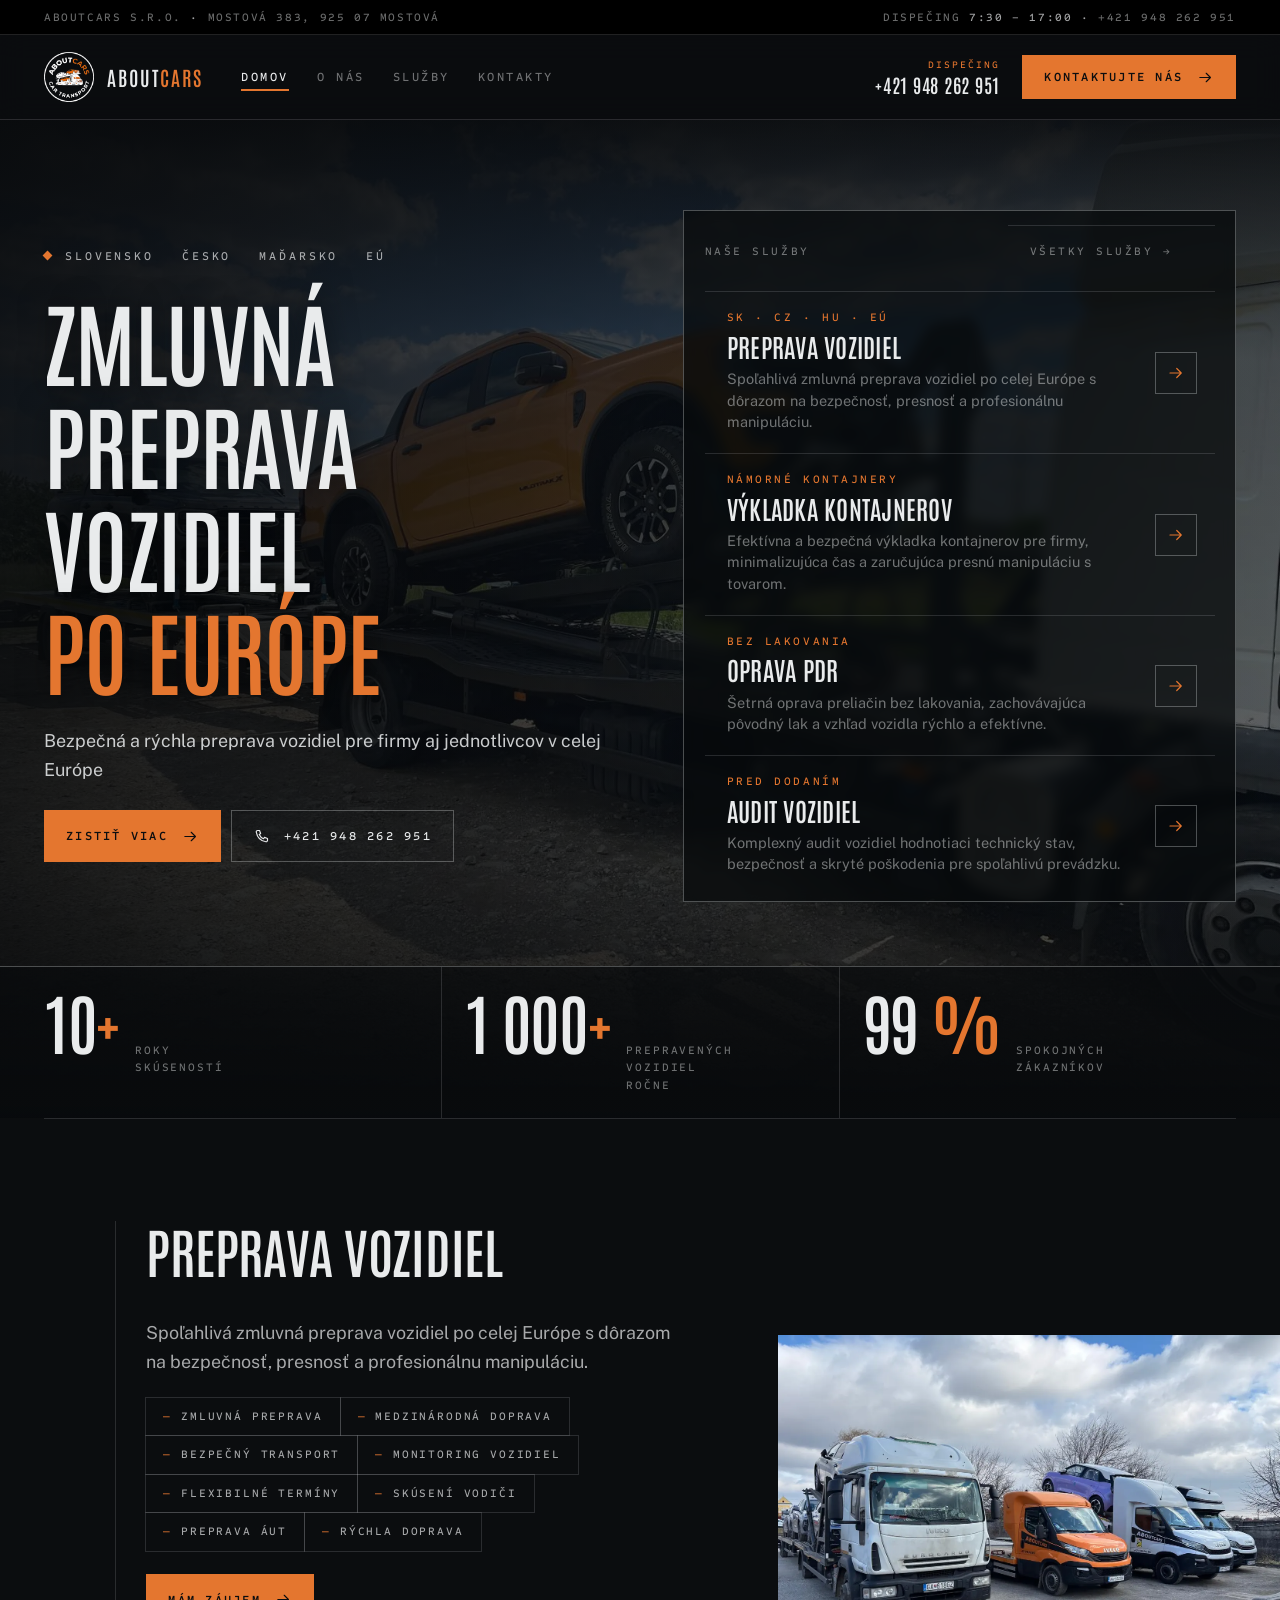
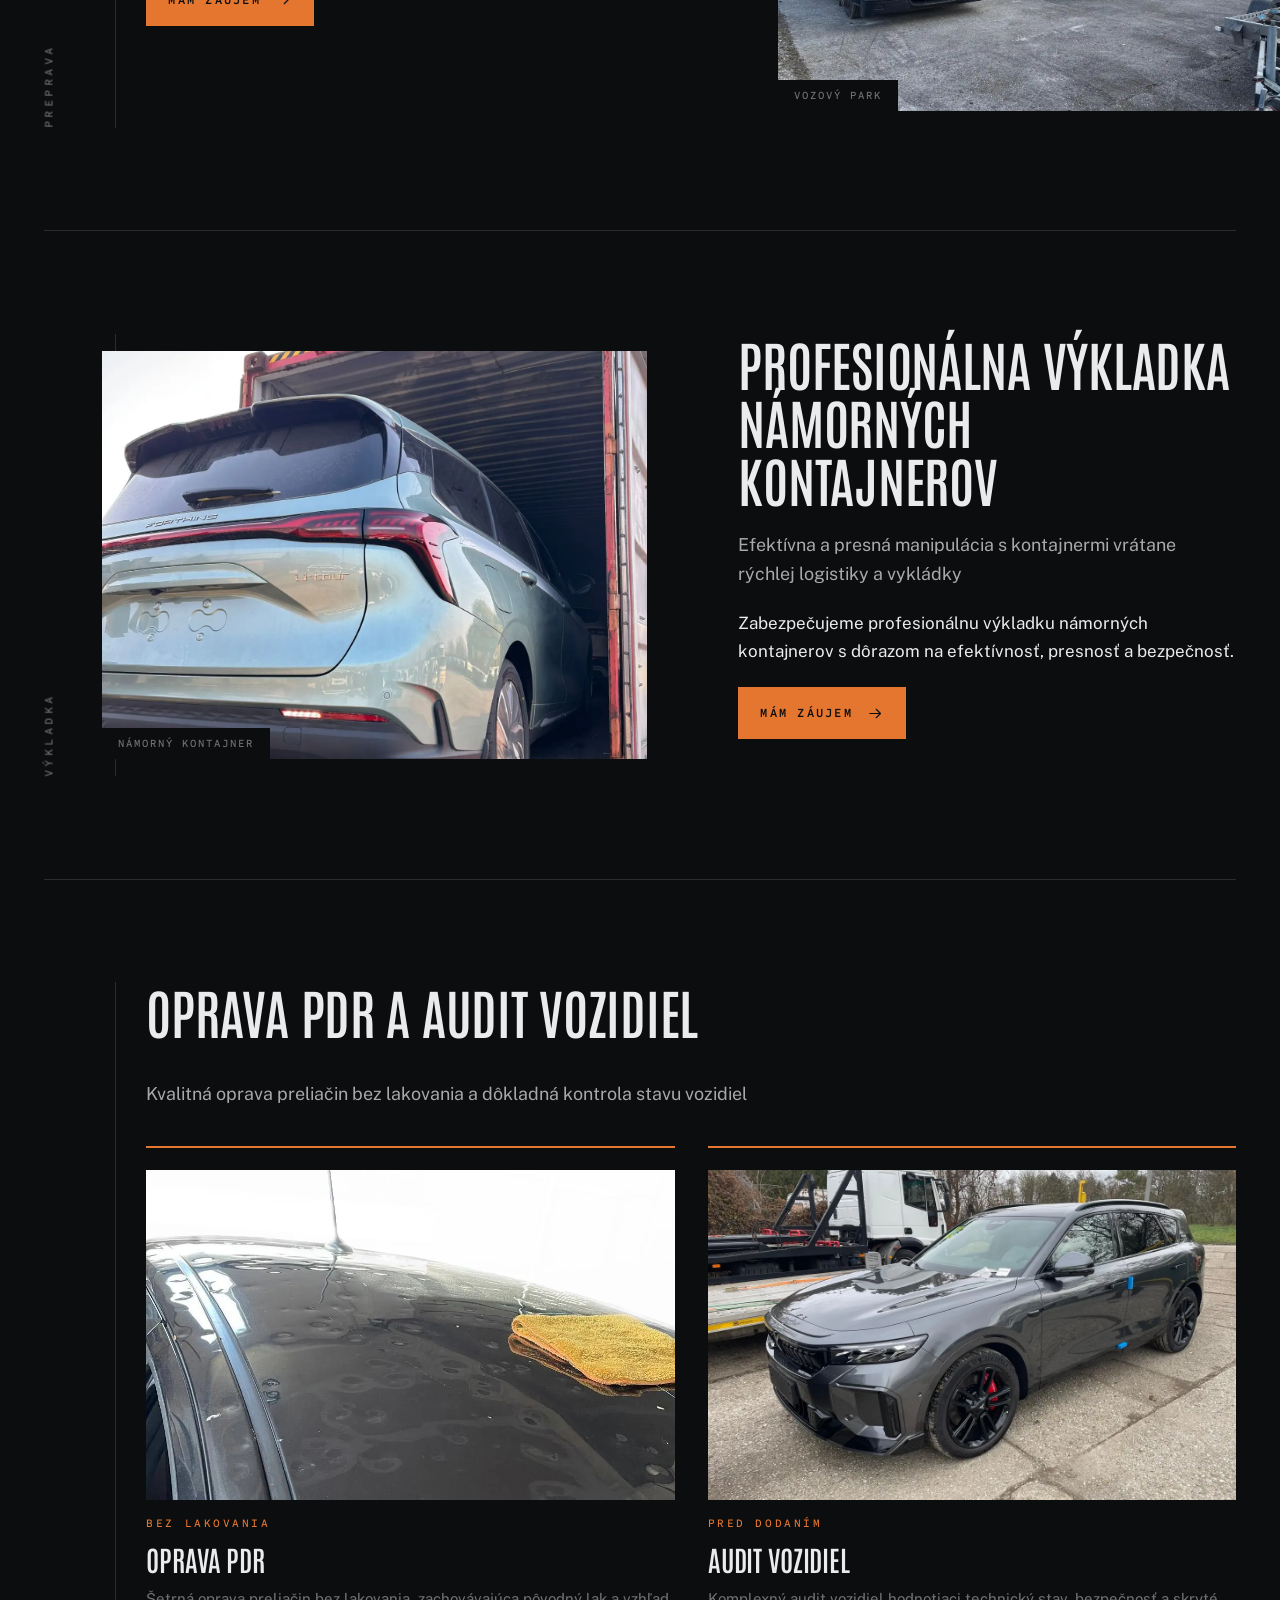
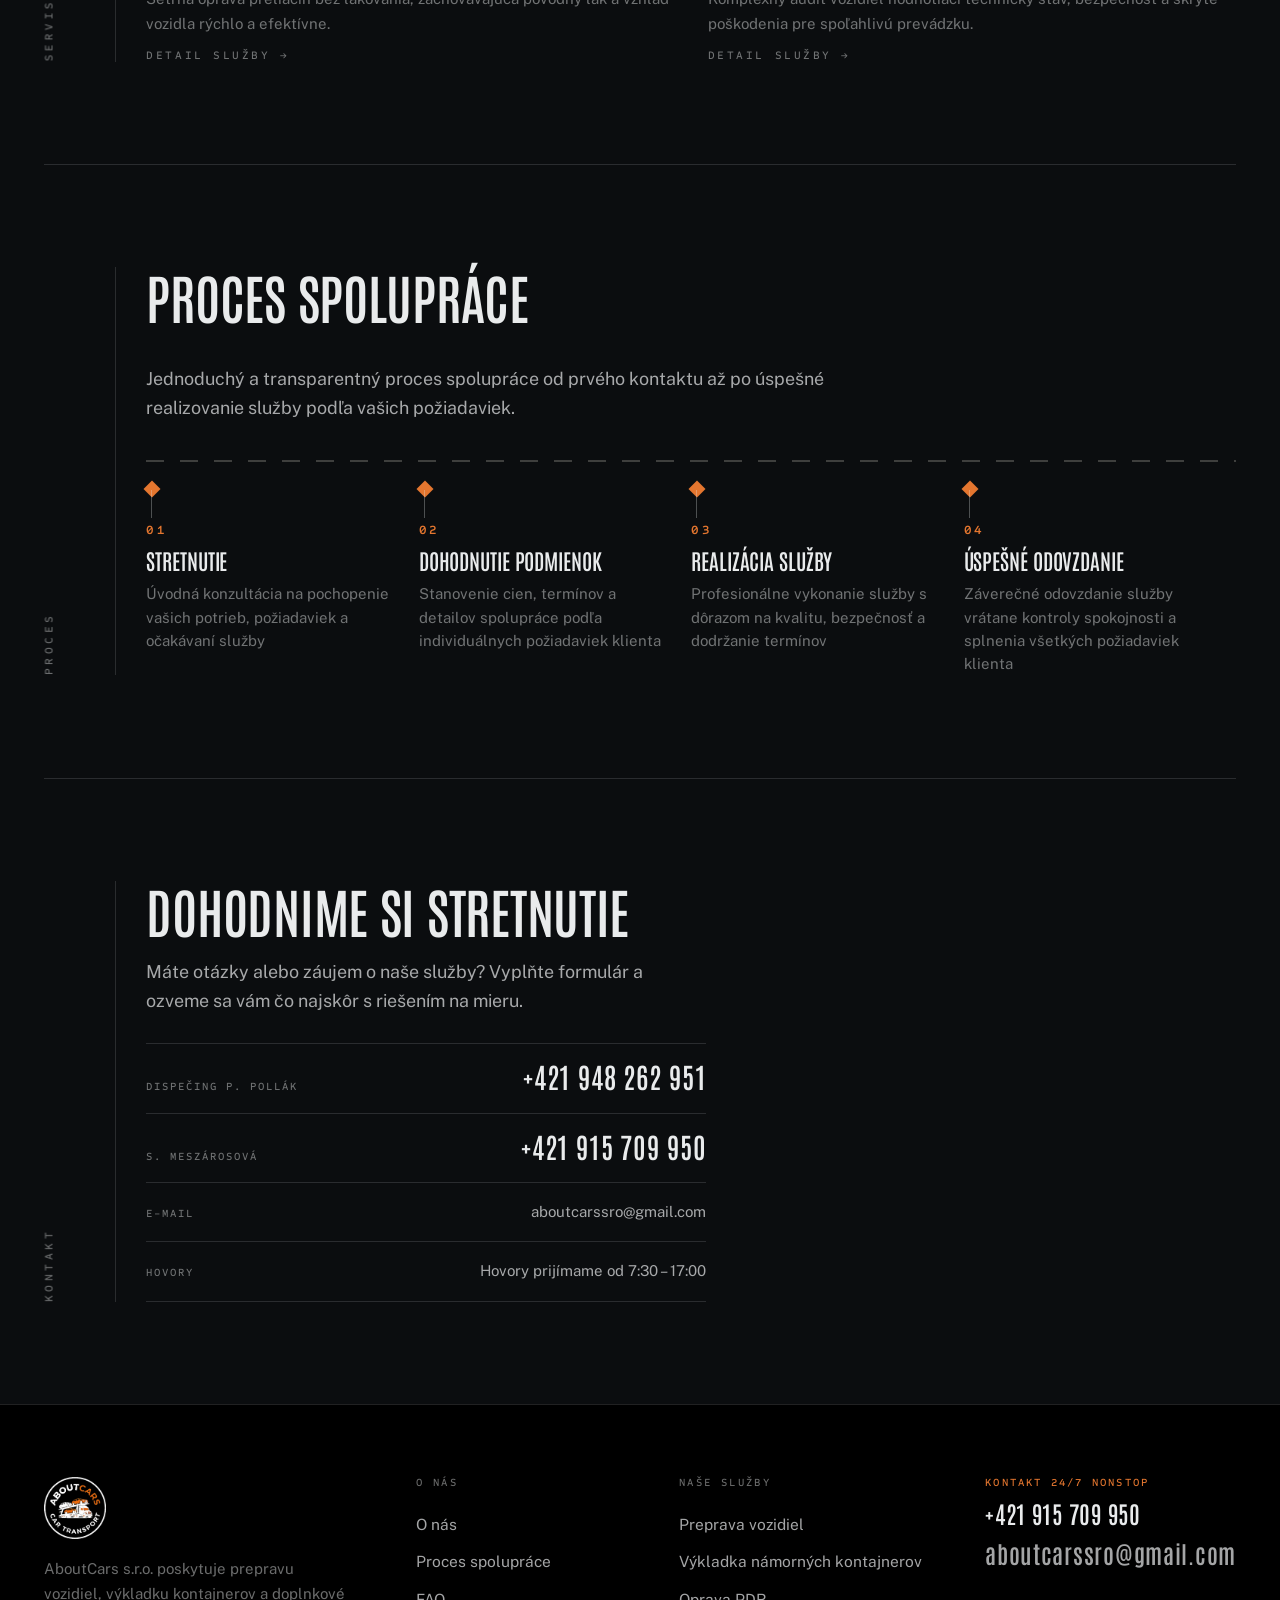
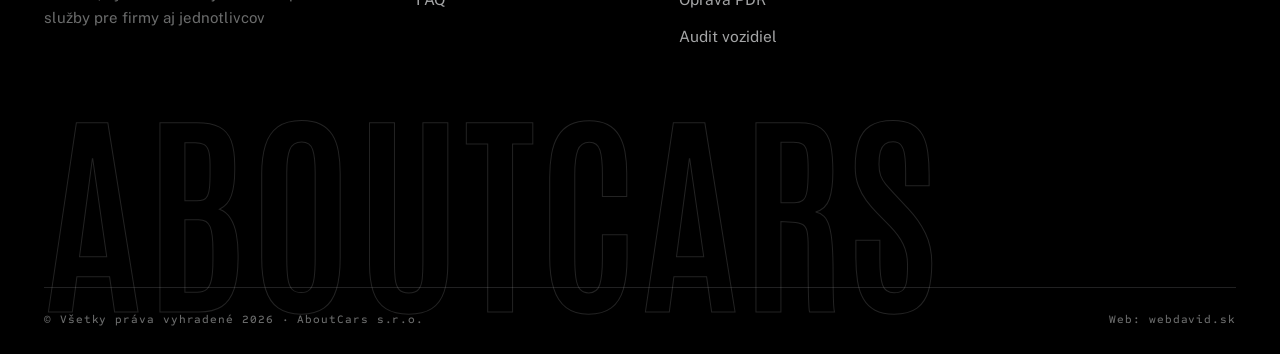
<file: index.html>
<!doctype html><html lang="sk"><meta charset="utf-8">
<meta name="viewport" content="width=device-width,initial-scale=1,viewport-fit=cover">
<title>AboutCars · zmluvná preprava vozidiel po Európe</title>
<meta name="description" content="AboutCars s.r.o. poskytuje prepravu vozidiel, výkladku kontajnerov a doplnkové služby pre firmy aj jednotlivcov">
<meta name="theme-color" content="#0b0d0f">
<meta property="og:title" content="AboutCars · zmluvná preprava vozidiel po Európe">
<meta property="og:description" content="AboutCars s.r.o. poskytuje prepravu vozidiel, výkladku kontajnerov a doplnkové služby pre firmy aj jednotlivcov">
<meta property="og:image" content="assets/img/hero-autoprepravnik.webp">
<meta property="og:locale" content="sk_SK">
<link rel="icon" type="image/png" sizes="32x32" href="favicon-32.png">
<link rel="apple-touch-icon" href="apple-touch-icon.png">
<link rel="preconnect" href="https://fonts.googleapis.com"><link rel="preconnect" href="https://fonts.gstatic.com" crossorigin>
<link rel="stylesheet" href="https://fonts.googleapis.com/css2?family=Antonio:wght@400;500;600;700&family=Public+Sans:ital,wght@0,400;0,500;0,600;1,400&family=Sometype+Mono:wght@400;500;600&display=swap">
<link rel="stylesheet" href="assets/css/style.css">
<script type="application/ld+json">{"@context": "https://schema.org", "@type": "LocalBusiness", "name": "AboutCars s.r.o.", "description": "AboutCars s.r.o. poskytuje prepravu vozidiel, výkladku kontajnerov a doplnkové služby pre firmy aj jednotlivcov", "url": "https://aboutcars.sk/", "telephone": "+421948262951", "email": "aboutcarssro@gmail.com", "vatID": "SK2122026104", "taxID": "2122026104", "identifier": {"@type": "PropertyValue", "propertyID": "IČO", "value": "55583598"}, "address": {"@type": "PostalAddress", "streetAddress": "Mostová 383", "postalCode": "925 07", "addressLocality": "Mostová", "addressCountry": "SK"}, "areaServed": ["Slovensko", "Česko", "Maďarsko", "Európa"], "makesOffer": [{"@type": "Offer", "itemOffered": {"@type": "Service", "name": "Preprava vozidiel"}}, {"@type": "Offer", "itemOffered": {"@type": "Service", "name": "Výkladka kontajnerov"}}, {"@type": "Offer", "itemOffered": {"@type": "Service", "name": "Oprava PDR"}}, {"@type": "Offer", "itemOffered": {"@type": "Service", "name": "Audit vozidiel"}}]}</script>
<body>
<svg width="0" height="0" style="position:absolute" aria-hidden="true"><defs><symbol id="i-phone" viewBox="0 0 24 24"><path d="M6.6 3.5h2.6l1.6 4.3-2 1.3a11.5 11.5 0 0 0 6.1 6.1l1.3-2 4.3 1.6v2.6a2 2 0 0 1-2.2 2A17 17 0 0 1 4.6 5.7a2 2 0 0 1 2-2.2z"/></symbol><symbol id="i-arrow" viewBox="0 0 24 24"><path d="M4 12h15M13 6l6 6-6 6"/></symbol><symbol id="i-mail" viewBox="0 0 24 24"><rect x="3" y="5.5" width="18" height="13"/><path d="M3.5 7l8.5 6 8.5-6"/></symbol><symbol id="i-clock" viewBox="0 0 24 24"><circle cx="12" cy="12" r="8.5"/><path d="M12 7.5V12l3 2"/></symbol><symbol id="i-pin" viewBox="0 0 24 24"><path d="M12 21s-6.5-6.1-6.5-11a6.5 6.5 0 0 1 13 0c0 4.9-6.5 11-6.5 11z"/><circle cx="12" cy="10" r="2.3"/></symbol></defs></svg>
<div class="strip"><div class="wrap strip__in">
  <span>AboutCars s.r.o. <b>·</b> Mostová 383, 925 07 Mostová</span>
  <span>Dispečing <b>7:30 – 17:00</b> <b>·</b> <a class="ulink" href="tel:+421948262951">+421 948 262 951</a></span>
</div></div>
<header class="top">
  <div class="wrap top__in">
    <a class="logo" href="./" aria-label="AboutCars — domov"><img src="assets/img/logo-aboutcars.webp" width="327" height="328" alt="AboutCars — Car Transport"><span>ABOUT<em>CARS</em></span></a>
    <nav class="nav" id="nav" aria-label="Hlavná navigácia"><a href="./" aria-current="page">Domov</a><a href="o-nas/">O nás</a><a href="sluzby/">Služby</a><a href="kontakty/">Kontakty</a></nav>
    <div class="top__end">
      <a class="top__tel" href="tel:+421948262951"><small>Dispečing</small><b class="num">+421 948 262 951</b></a>
      <a class="btn btn--or" href="kontakty/">Kontaktujte nás <svg class="i" aria-hidden="true"><use href="#i-arrow"/></svg></a>
      <button class="burger" type="button" aria-controls="nav" aria-expanded="false" aria-label="Menu"><span></span></button>
    </div>
  </div>
</header>
<main>
<section class="hero" aria-labelledby="h1">
  <img class="hero__bg" src="assets/img/hero-autoprepravnik.webp" width="1600" height="1200" alt="Autoprepravník AboutCars s naloženými pickupmi" fetchpriority="high">
  <div class="wrap hero__in">
    <div class="hero__copy">
      <p class="hero__route"><i></i>Slovensko<s></s>Česko<s></s>Maďarsko<s></s>EÚ</p>
      <h1 id="h1">Zmluvná preprava vozidiel <em>po Európe</em></h1>
      <p class="lead">Bezpečná a rýchla preprava vozidiel pre firmy aj jednotlivcov v celej Európe</p>
      <div class="hero__acts">
        <a class="btn btn--or" href="service/preprava-vozidiel/">Zistiť viac <svg class="i" aria-hidden="true"><use href="#i-arrow"/></svg></a>
        <a class="btn btn--line num" href="tel:+421948262951"><svg class="i" aria-hidden="true"><use href="#i-phone"/></svg>+421 948 262 951</a>
      </div>
    </div>
    <div class="board"><div class="board__head"><span class="code">Naše služby</span><a class="code ulink" href="sluzby/">Všetky služby →</a></div><a href="service/preprava-vozidiel/">
      <span class="code code--or meta">SK · CZ · HU · EÚ</span>
      <h3>Preprava vozidiel</h3>
      <p>Spoľahlivá zmluvná preprava vozidiel po celej Európe s dôrazom na bezpečnosť, presnosť a profesionálnu manipuláciu.</p>
      <span class="go"><svg class="i" aria-hidden="true"><use href="#i-arrow"/></svg></span>
    </a><a href="service/vykladka-namornych-kontajnerov/">
      <span class="code code--or meta">Námorné kontajnery</span>
      <h3>Výkladka kontajnerov</h3>
      <p>Efektívna a bezpečná výkladka kontajnerov pre firmy, minimalizujúca čas a zaručujúca presnú manipuláciu s tovarom.</p>
      <span class="go"><svg class="i" aria-hidden="true"><use href="#i-arrow"/></svg></span>
    </a><a href="service/oprava-pdr/">
      <span class="code code--or meta">Bez lakovania</span>
      <h3>Oprava PDR</h3>
      <p>Šetrná oprava preliačin bez lakovania, zachovávajúca pôvodný lak a vzhľad vozidla rýchlo a efektívne.</p>
      <span class="go"><svg class="i" aria-hidden="true"><use href="#i-arrow"/></svg></span>
    </a><a href="service/audit-vozidiel/">
      <span class="code code--or meta">Pred dodaním</span>
      <h3>Audit vozidiel</h3>
      <p>Komplexný audit vozidiel hodnotiaci technický stav, bezpečnosť a skryté poškodenia pre spoľahlivú prevádzku.</p>
      <span class="go"><svg class="i" aria-hidden="true"><use href="#i-arrow"/></svg></span>
    </a></div>
  </div>
  <div class="hero__stats"><div class="wrap stats">
    <div><b class="num">10<em>+</em></b><span>Roky skúseností</span></div>
    <div><b class="num">1 000<em>+</em></b><span>Prepravených vozidiel ročne</span></div>
    <div><b class="num">99<em>&nbsp;%</em></b><span>Spokojných zákazníkov</span></div>
  </div></div>
</section><div class="wrap"><section class="lane lane--line">
  <div class="lane__rail" aria-hidden="true"><span>Preprava</span></div>
  <div class="lane__body"><h2>Preprava vozidiel</h2>
      <div class="spot">
        <div class="spot__copy">
          <p class="lead">Spoľahlivá zmluvná preprava vozidiel po celej Európe s dôrazom na bezpečnosť, presnosť a profesionálnu manipuláciu.</p>
          <ul class="tags"><li>Zmluvná preprava</li><li>Medzinárodná doprava</li><li>Bezpečný transport</li><li>Monitoring vozidiel</li><li>Flexibilné termíny</li><li>Skúsení vodiči</li><li>Preprava áut</li><li>Rýchla doprava</li></ul>
          <a class="btn btn--or" href="kontakty/">Mám záujem <svg class="i" aria-hidden="true"><use href="#i-arrow"/></svg></a>
        </div>
        <figure class="spot__media bleed-r"><img src="assets/img/vozovy-park.webp" width="1300" height="975" alt="Vozový park AboutCars — autoprepravníky a dodávky na parkovisku" loading="lazy"><figcaption>Vozový park</figcaption></figure>
      </div></div>
</section><section class="lane lane--line">
  <div class="lane__rail" aria-hidden="true"><span>Výkladka</span></div>
  <div class="lane__body"><div class="spot">
        <figure class="spot__media bleed-l"><img src="assets/img/vykladka-kontajnera.webp" width="1400" height="1125" alt="Nové auto pri vykladaní z námorného kontajnera" loading="lazy"><figcaption>Námorný kontajner</figcaption></figure>
        <div class="spot__copy">
          <h2>Profesionálna výkladka námorných kontajnerov</h2>
          <p class="lead">Efektívna a presná manipulácia s kontajnermi vrátane rýchlej logistiky a vykládky</p>
          <p>Zabezpečujeme profesionálnu výkladku námorných kontajnerov s dôrazom na efektívnosť, presnosť a bezpečnosť.</p>
          <a class="btn btn--or" href="kontakty/">Mám záujem <svg class="i" aria-hidden="true"><use href="#i-arrow"/></svg></a>
        </div>
      </div></div>
</section><section class="lane lane--line">
  <div class="lane__rail" aria-hidden="true"><span>Servis</span></div>
  <div class="lane__body"><h2>Oprava PDR a audit vozidiel</h2>
      <p class="lead">Kvalitná oprava preliačin bez lakovania a dôkladná kontrola stavu vozidiel</p>
      <div class="duo">
        <a href="service/oprava-pdr/"><img src="assets/img/oprava-pdr.webp" width="1200" height="656" alt="Strecha auta s preliačinami po krupobití pred opravou PDR" loading="lazy"><span class="code code--or">Bez lakovania</span><h3>Oprava PDR</h3><p>Šetrná oprava preliačin bez lakovania, zachovávajúca pôvodný lak a vzhľad vozidla rýchlo a efektívne.</p><span class="code">Detail služby →</span></a>
        <a href="service/audit-vozidiel/"><img src="assets/img/audit-vozidla.webp" width="1200" height="900" alt="Tmavosivé SUV pripravené na kontrolu stavu vozidla" loading="lazy"><span class="code code--or">Pred dodaním</span><h3>Audit vozidiel</h3><p>Komplexný audit vozidiel hodnotiaci technický stav, bezpečnosť a skryté poškodenia pre spoľahlivú prevádzku.</p><span class="code">Detail služby →</span></a>
      </div></div>
</section><section class="lane lane--line" id="proces-spoluprace">
  <div class="lane__rail" aria-hidden="true"><span>Proces</span></div>
  <div class="lane__body"><h2 id="proc-h">Proces spolupráce</h2>
    <p class="lead">Jednoduchý a transparentný proces spolupráce od prvého kontaktu až po úspešné realizovanie služby podľa vašich požiadaviek.</p>
    <ol class="route"><li><b>01</b><h3>Stretnutie</h3><p>Úvodná konzultácia na pochopenie vašich potrieb, požiadaviek a očakávaní služby</p></li><li><b>02</b><h3>Dohodnutie podmienok</h3><p>Stanovenie cien, termínov a detailov spolupráce podľa individuálnych požiadaviek klienta</p></li><li><b>03</b><h3>Realizácia služby</h3><p>Profesionálne vykonanie služby s dôrazom na kvalitu, bezpečnosť a dodržanie termínov</p></li><li><b>04</b><h3>Úspešné odovzdanie</h3><p>Záverečné odovzdanie služby vrátane kontroly spokojnosti a splnenia všetkých požiadaviek klienta</p></li></ol></div>
</section><section class="lane lane--line" id="kontakt">
  <div class="lane__rail" aria-hidden="true"><span>Kontakt</span></div>
  <div class="lane__body"><div class="dispatch">
      <h2 id="form-h">Dohodnime si stretnutie</h2>
      <p class="lead">Máte otázky alebo záujem o naše služby? Vyplňte formulár a ozveme sa vám čo najskôr s riešením na mieru.</p>
      <ul class="calls">
          <li><small>Dispečing P. Pollák</small><a class="num" href="tel:+421948262951">+421 948 262 951</a></li>
          <li><small>S. Meszárosová</small><a class="num" href="tel:+421915709950">+421 915 709 950</a></li>
          <li><small>E-mail</small><a class="small ulink" href="mailto:aboutcarssro@gmail.com">aboutcarssro@gmail.com</a></li>
          <li><small>Hovory</small><span class="small">Hovory prijímame od 7:30 – 17:00</span></li>
        </ul>
    </div></div>
</section></div></main>
<footer class="foot">
  <div class="wrap">
    <div class="foot__in">
      <div><a class="logo" href="./" aria-label="Domov"><img src="assets/img/logo-aboutcars.webp" width="327" height="328" alt="AboutCars — Car Transport" loading="lazy"></a>
        <p>AboutCars s.r.o. poskytuje prepravu vozidiel, výkladku kontajnerov a doplnkové služby pre firmy aj jednotlivcov</p></div>
      <div><h3>O nás</h3><ul><li><a class="ulink" href="o-nas/">O nás</a></li><li><a class="ulink" href="o-nas/#proces-spoluprace">Proces spolupráce</a></li><li><a class="ulink" href="o-nas/#casto-kladene-otazky">FAQ</a></li></ul></div>
      <div><h3>Naše služby</h3><ul><li><a class="ulink" href="service/preprava-vozidiel/">Preprava vozidiel</a></li><li><a class="ulink" href="service/vykladka-namornych-kontajnerov/">Výkladka námorných kontajnerov</a></li><li><a class="ulink" href="service/oprava-pdr/">Oprava PDR</a></li><li><a class="ulink" href="service/audit-vozidiel/">Audit vozidiel</a></li></ul></div>
      <div class="foot__tel"><small>Kontakt 24/7 NONSTOP</small><a class="num" href="tel:+421915709950">+421 915 709 950</a>
        <ul><li><a class="ulink" href="mailto:aboutcarssro@gmail.com">aboutcarssro@gmail.com</a></li></ul></div>
    </div>
    <p class="wordmark" aria-hidden="true">ABOUTCARS</p>
    <div class="foot__legal"><span>© Všetky práva vyhradené 2026 · AboutCars s.r.o.</span><span>Web: <a class="ulink" href="https://webdavid.sk">webdavid.sk</a></span></div>
  </div>
</footer>
<div class="mbar"><a class="btn btn--or" href="tel:+421948262951"><svg class="i" aria-hidden="true"><use href="#i-phone"/></svg>Zavolať</a><a class="btn" href="kontakty/">Kontakty</a></div>
<script src="assets/js/main.js" defer></script>
</body></html>
</file>
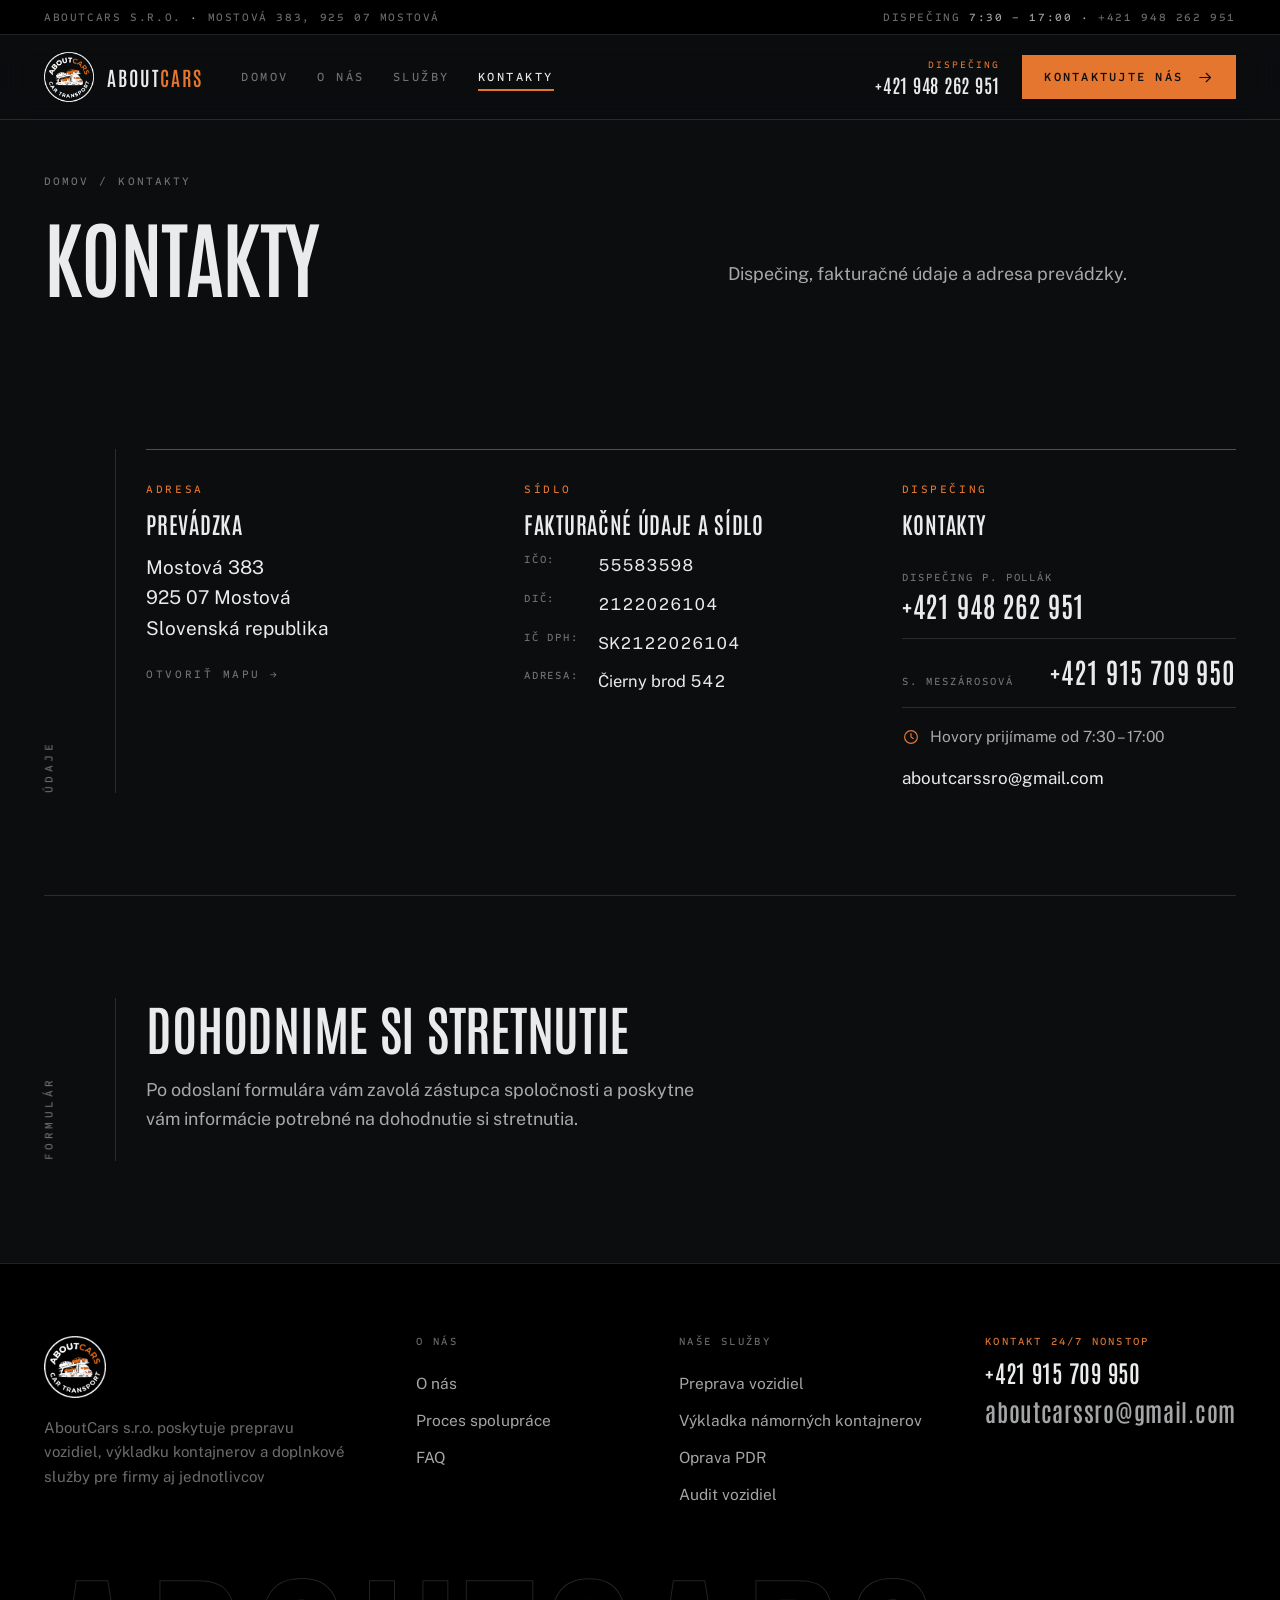
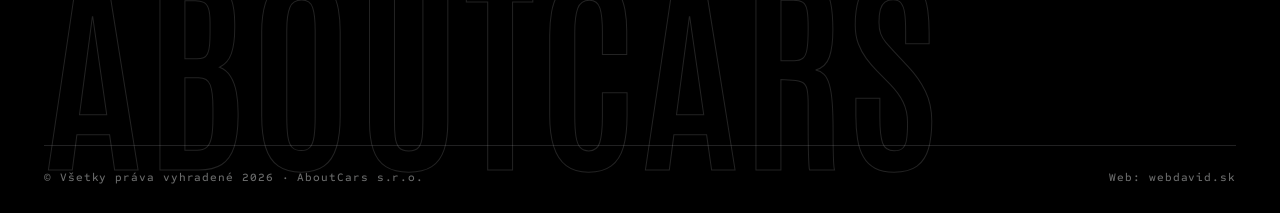
<file: kontakty/index.html>
<!doctype html><html lang="sk"><meta charset="utf-8">
<meta name="viewport" content="width=device-width,initial-scale=1,viewport-fit=cover">
<title>Kontakty · AboutCars</title>
<meta name="description" content="Kontakty AboutCars s.r.o. — Mostová 383, 925 07 Mostová. Dispečing +421 948 262 951, aboutcarssro@gmail.com.">
<meta name="theme-color" content="#0b0d0f">
<meta property="og:title" content="Kontakty · AboutCars">
<meta property="og:description" content="Kontakty AboutCars s.r.o. — Mostová 383, 925 07 Mostová. Dispečing +421 948 262 951, aboutcarssro@gmail.com.">
<meta property="og:image" content="../assets/img/hero-autoprepravnik.webp">
<meta property="og:locale" content="sk_SK">
<link rel="icon" type="image/png" sizes="32x32" href="../favicon-32.png">
<link rel="apple-touch-icon" href="../apple-touch-icon.png">
<link rel="preconnect" href="https://fonts.googleapis.com"><link rel="preconnect" href="https://fonts.gstatic.com" crossorigin>
<link rel="stylesheet" href="https://fonts.googleapis.com/css2?family=Antonio:wght@400;500;600;700&family=Public+Sans:ital,wght@0,400;0,500;0,600;1,400&family=Sometype+Mono:wght@400;500;600&display=swap">
<link rel="stylesheet" href="../assets/css/style.css">
<script type="application/ld+json">{"@context": "https://schema.org", "@type": "LocalBusiness", "name": "AboutCars s.r.o.", "description": "AboutCars s.r.o. poskytuje prepravu vozidiel, výkladku kontajnerov a doplnkové služby pre firmy aj jednotlivcov", "url": "https://aboutcars.sk/kontakty/", "telephone": "+421948262951", "email": "aboutcarssro@gmail.com", "vatID": "SK2122026104", "taxID": "2122026104", "identifier": {"@type": "PropertyValue", "propertyID": "IČO", "value": "55583598"}, "address": {"@type": "PostalAddress", "streetAddress": "Mostová 383", "postalCode": "925 07", "addressLocality": "Mostová", "addressCountry": "SK"}, "areaServed": ["Slovensko", "Česko", "Maďarsko", "Európa"], "makesOffer": [{"@type": "Offer", "itemOffered": {"@type": "Service", "name": "Preprava vozidiel"}}, {"@type": "Offer", "itemOffered": {"@type": "Service", "name": "Výkladka kontajnerov"}}, {"@type": "Offer", "itemOffered": {"@type": "Service", "name": "Oprava PDR"}}, {"@type": "Offer", "itemOffered": {"@type": "Service", "name": "Audit vozidiel"}}]}</script>
<body>
<svg width="0" height="0" style="position:absolute" aria-hidden="true"><defs><symbol id="i-phone" viewBox="0 0 24 24"><path d="M6.6 3.5h2.6l1.6 4.3-2 1.3a11.5 11.5 0 0 0 6.1 6.1l1.3-2 4.3 1.6v2.6a2 2 0 0 1-2.2 2A17 17 0 0 1 4.6 5.7a2 2 0 0 1 2-2.2z"/></symbol><symbol id="i-arrow" viewBox="0 0 24 24"><path d="M4 12h15M13 6l6 6-6 6"/></symbol><symbol id="i-mail" viewBox="0 0 24 24"><rect x="3" y="5.5" width="18" height="13"/><path d="M3.5 7l8.5 6 8.5-6"/></symbol><symbol id="i-clock" viewBox="0 0 24 24"><circle cx="12" cy="12" r="8.5"/><path d="M12 7.5V12l3 2"/></symbol><symbol id="i-pin" viewBox="0 0 24 24"><path d="M12 21s-6.5-6.1-6.5-11a6.5 6.5 0 0 1 13 0c0 4.9-6.5 11-6.5 11z"/><circle cx="12" cy="10" r="2.3"/></symbol></defs></svg>
<div class="strip"><div class="wrap strip__in">
  <span>AboutCars s.r.o. <b>·</b> Mostová 383, 925 07 Mostová</span>
  <span>Dispečing <b>7:30 – 17:00</b> <b>·</b> <a class="ulink" href="tel:+421948262951">+421 948 262 951</a></span>
</div></div>
<header class="top">
  <div class="wrap top__in">
    <a class="logo" href="../" aria-label="AboutCars — domov"><img src="../assets/img/logo-aboutcars.webp" width="327" height="328" alt="AboutCars — Car Transport"><span>ABOUT<em>CARS</em></span></a>
    <nav class="nav" id="nav" aria-label="Hlavná navigácia"><a href="../">Domov</a><a href="../o-nas/">O nás</a><a href="../sluzby/">Služby</a><a href="../kontakty/" aria-current="page">Kontakty</a></nav>
    <div class="top__end">
      <a class="top__tel" href="tel:+421948262951"><small>Dispečing</small><b class="num">+421 948 262 951</b></a>
      <a class="btn btn--or" href="../kontakty/">Kontaktujte nás <svg class="i" aria-hidden="true"><use href="#i-arrow"/></svg></a>
      <button class="burger" type="button" aria-controls="nav" aria-expanded="false" aria-label="Menu"><span></span></button>
    </div>
  </div>
</header>
<main>
<section class="phead"><div class="wrap">
  <nav class="crumbs" aria-label="Omrvinky"><a class="ulink" href="../">Domov</a><span aria-hidden="true">/</span><span>Kontakty</span></nav>
  <div class="phead__row"><h1>Kontakty</h1><p class="lead">Dispečing, fakturačné údaje a adresa prevádzky.</p></div>
</div></section><div class="wrap"><section class="lane ">
  <div class="lane__rail" aria-hidden="true"><span>Údaje</span></div>
  <div class="lane__body"><div class="sheet">
        <section>
          <p class="code code--or">Adresa</p>
          <h2>Prevádzka</h2>
          <address><a class="ulink" href="https://goo.gl/maps/FXcKMCsSTEsWSUoPA" rel="noopener">Mostová 383</a><br><a class="ulink" href="https://goo.gl/maps/SoeREmHVPFsejPtV9" rel="noopener">925 07 Mostová<br>Slovenská republika</a></address>
          <p><a class="code ulink" href="https://goo.gl/maps/FXcKMCsSTEsWSUoPA" rel="noopener">Otvoriť mapu →</a></p>
        </section>
        <section>
          <p class="code code--or">Sídlo</p>
          <h2>Fakturačné údaje a sídlo</h2>
          <dl class="dl"><dt>IČO:</dt><dd>55583598</dd><dt>DIČ:</dt><dd>2122026104</dd><dt>IČ DPH:</dt><dd>SK2122026104</dd><dt>Adresa:</dt><dd>Čierny brod 542</dd></dl>
        </section>
        <section>
          <p class="code code--or">Dispečing</p>
          <h2>Kontakty</h2>
          <ul class="calls" style="border-top:0">
            <li><small>Dispečing P. Pollák</small><a class="num" href="tel:+421948262951">+421 948 262 951</a></li>
            <li><small>S. Meszárosová</small><a class="num" href="tel:+421915709950">+421 915 709 950</a></li>
          </ul>
          <p class="hours"><svg class="i" aria-hidden="true"><use href="#i-clock"/></svg>Hovory prijímame od 7:30 – 17:00</p>
          <p><a class="ulink" href="mailto:aboutcarssro@gmail.com">aboutcarssro@gmail.com</a></p>
        </section>
      </div></div>
</section><section class="lane lane--line" id="kontakt">
  <div class="lane__rail" aria-hidden="true"><span>Formulár</span></div>
  <div class="lane__body"><div class="dispatch">
      <h2 id="form-h">Dohodnime si stretnutie</h2>
      <p class="lead">Po odoslaní formulára vám zavolá zástupca spoločnosti a poskytne vám informácie potrebné na dohodnutie si stretnutia.</p>
      
    </div></div>
</section></div></main>
<footer class="foot">
  <div class="wrap">
    <div class="foot__in">
      <div><a class="logo" href="../" aria-label="Domov"><img src="../assets/img/logo-aboutcars.webp" width="327" height="328" alt="AboutCars — Car Transport" loading="lazy"></a>
        <p>AboutCars s.r.o. poskytuje prepravu vozidiel, výkladku kontajnerov a doplnkové služby pre firmy aj jednotlivcov</p></div>
      <div><h3>O nás</h3><ul><li><a class="ulink" href="../o-nas/">O nás</a></li><li><a class="ulink" href="../o-nas/#proces-spoluprace">Proces spolupráce</a></li><li><a class="ulink" href="../o-nas/#casto-kladene-otazky">FAQ</a></li></ul></div>
      <div><h3>Naše služby</h3><ul><li><a class="ulink" href="../service/preprava-vozidiel/">Preprava vozidiel</a></li><li><a class="ulink" href="../service/vykladka-namornych-kontajnerov/">Výkladka námorných kontajnerov</a></li><li><a class="ulink" href="../service/oprava-pdr/">Oprava PDR</a></li><li><a class="ulink" href="../service/audit-vozidiel/">Audit vozidiel</a></li></ul></div>
      <div class="foot__tel"><small>Kontakt 24/7 NONSTOP</small><a class="num" href="tel:+421915709950">+421 915 709 950</a>
        <ul><li><a class="ulink" href="mailto:aboutcarssro@gmail.com">aboutcarssro@gmail.com</a></li></ul></div>
    </div>
    <p class="wordmark" aria-hidden="true">ABOUTCARS</p>
    <div class="foot__legal"><span>© Všetky práva vyhradené 2026 · AboutCars s.r.o.</span><span>Web: <a class="ulink" href="https://webdavid.sk">webdavid.sk</a></span></div>
  </div>
</footer>
<div class="mbar"><a class="btn btn--or" href="tel:+421948262951"><svg class="i" aria-hidden="true"><use href="#i-phone"/></svg>Zavolať</a><a class="btn" href="../kontakty/">Kontakty</a></div>
<script src="../assets/js/main.js" defer></script>
</body></html>
</file>
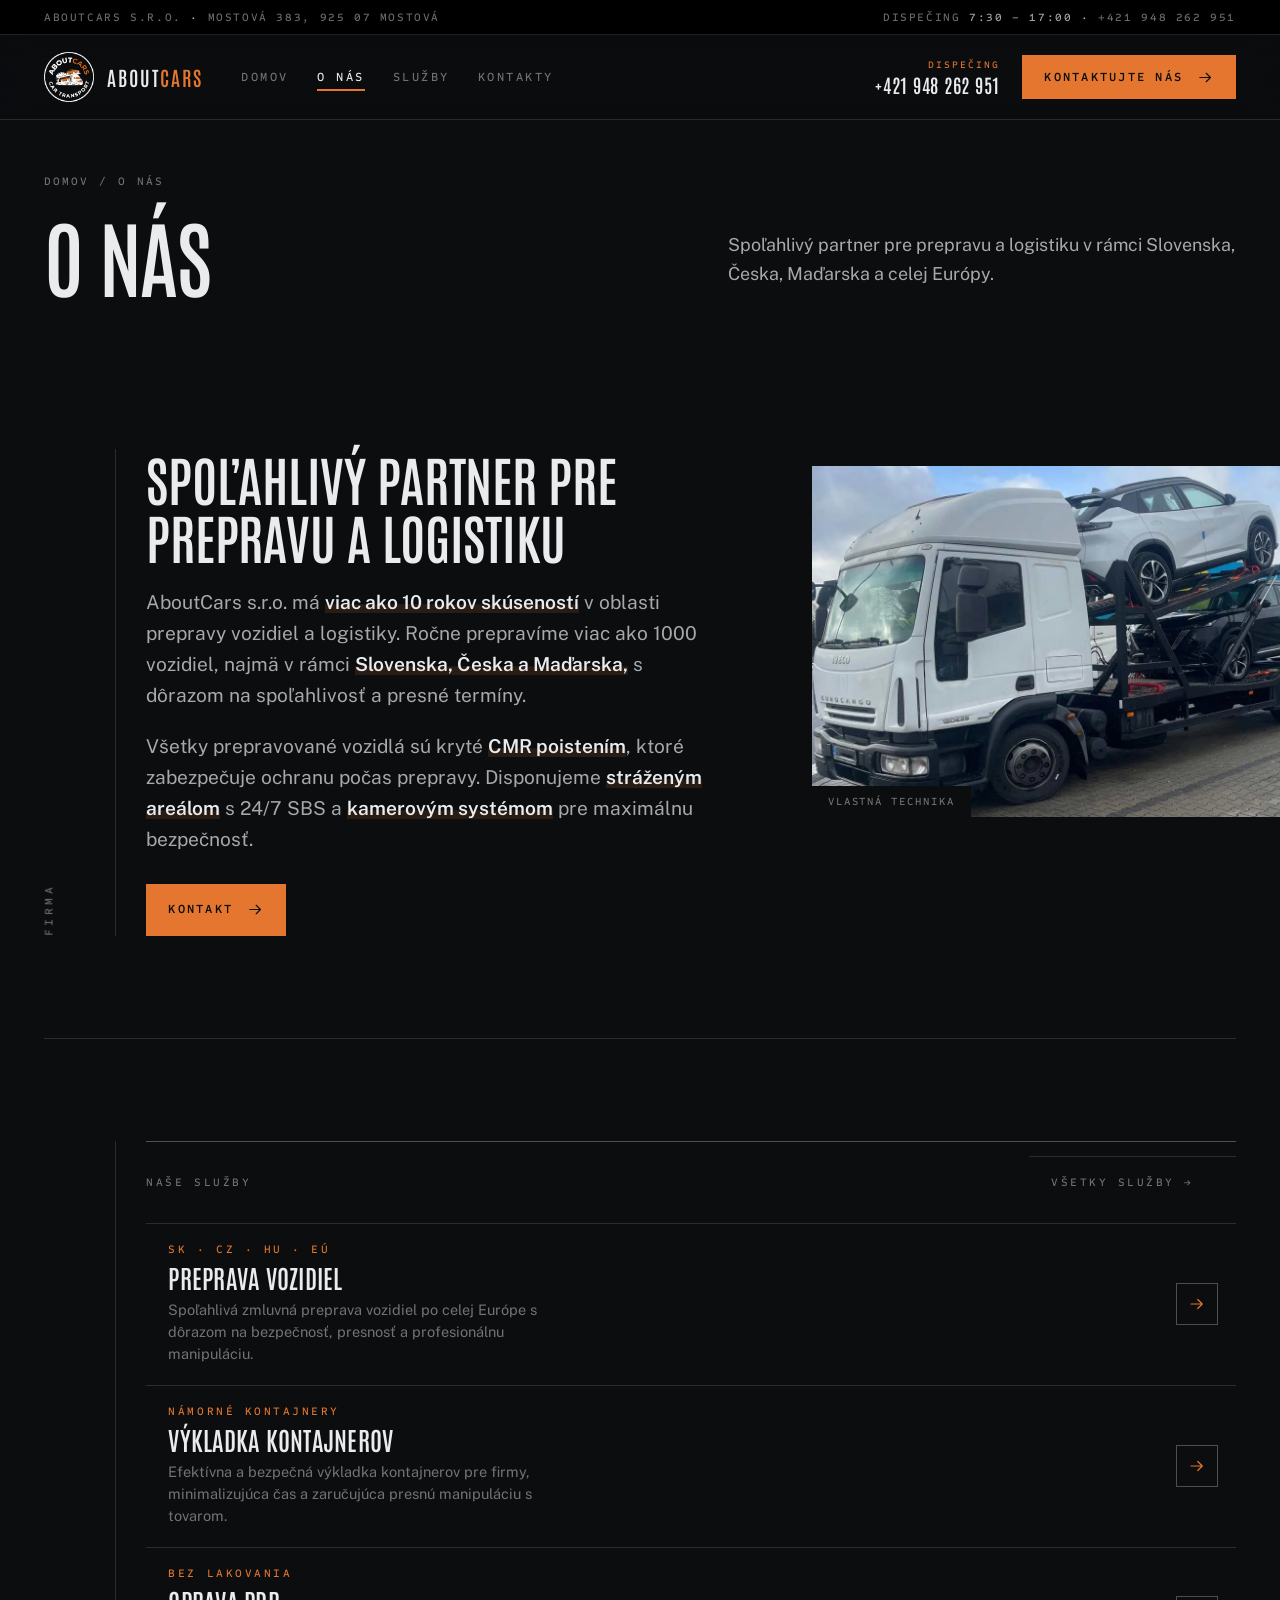
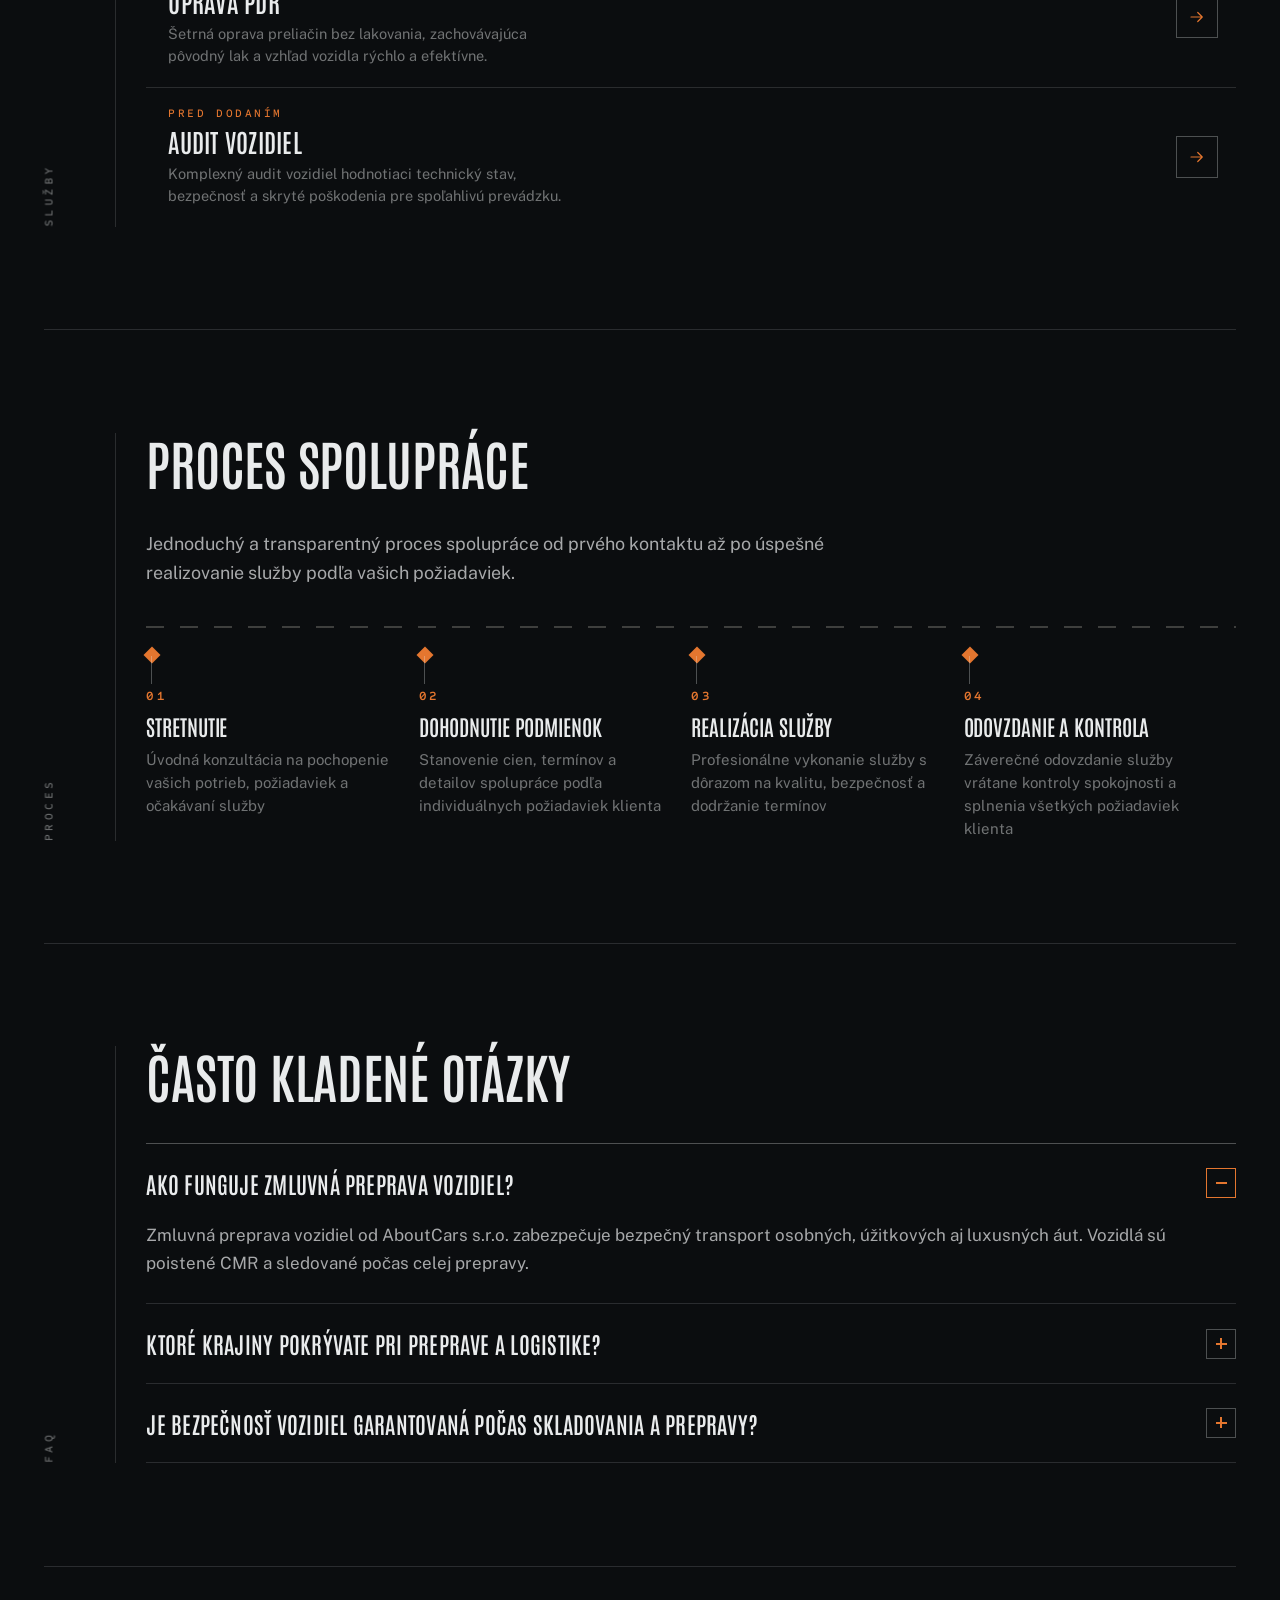
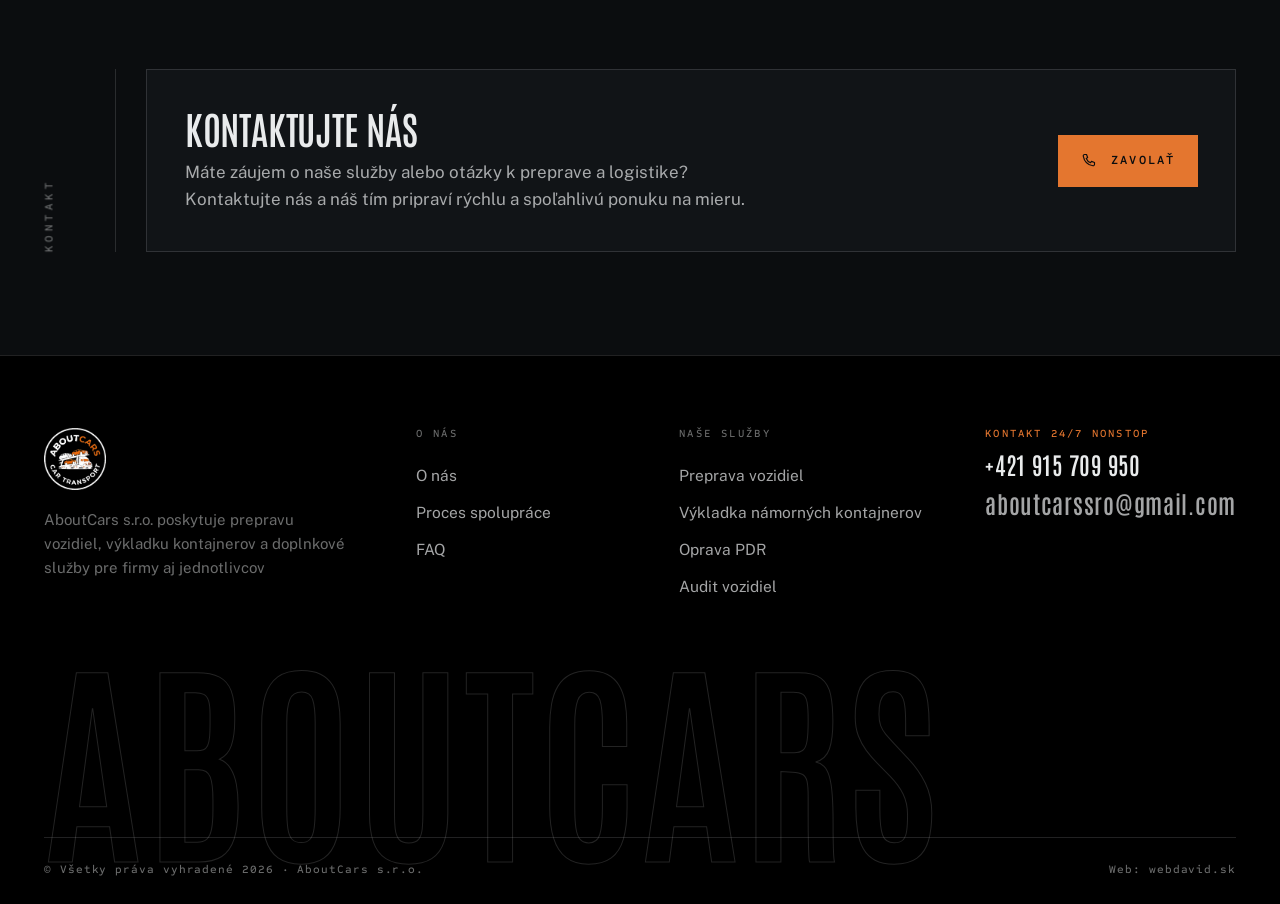
<file: o-nas/index.html>
<!doctype html><html lang="sk"><meta charset="utf-8">
<meta name="viewport" content="width=device-width,initial-scale=1,viewport-fit=cover">
<title>O nás · AboutCars</title>
<meta name="description" content="AboutCars s.r.o. má viac ako 10 rokov skúseností v oblasti prepravy vozidiel a logistiky. Ročne prepravíme viac ako 1000 vozidiel.">
<meta name="theme-color" content="#0b0d0f">
<meta property="og:title" content="O nás · AboutCars">
<meta property="og:description" content="AboutCars s.r.o. má viac ako 10 rokov skúseností v oblasti prepravy vozidiel a logistiky. Ročne prepravíme viac ako 1000 vozidiel.">
<meta property="og:image" content="../assets/img/hero-autoprepravnik.webp">
<meta property="og:locale" content="sk_SK">
<link rel="icon" type="image/png" sizes="32x32" href="../favicon-32.png">
<link rel="apple-touch-icon" href="../apple-touch-icon.png">
<link rel="preconnect" href="https://fonts.googleapis.com"><link rel="preconnect" href="https://fonts.gstatic.com" crossorigin>
<link rel="stylesheet" href="https://fonts.googleapis.com/css2?family=Antonio:wght@400;500;600;700&family=Public+Sans:ital,wght@0,400;0,500;0,600;1,400&family=Sometype+Mono:wght@400;500;600&display=swap">
<link rel="stylesheet" href="../assets/css/style.css">
<script type="application/ld+json">{"@context": "https://schema.org", "@type": "LocalBusiness", "name": "AboutCars s.r.o.", "description": "AboutCars s.r.o. poskytuje prepravu vozidiel, výkladku kontajnerov a doplnkové služby pre firmy aj jednotlivcov", "url": "https://aboutcars.sk/o-nas/", "telephone": "+421948262951", "email": "aboutcarssro@gmail.com", "vatID": "SK2122026104", "taxID": "2122026104", "identifier": {"@type": "PropertyValue", "propertyID": "IČO", "value": "55583598"}, "address": {"@type": "PostalAddress", "streetAddress": "Mostová 383", "postalCode": "925 07", "addressLocality": "Mostová", "addressCountry": "SK"}, "areaServed": ["Slovensko", "Česko", "Maďarsko", "Európa"], "makesOffer": [{"@type": "Offer", "itemOffered": {"@type": "Service", "name": "Preprava vozidiel"}}, {"@type": "Offer", "itemOffered": {"@type": "Service", "name": "Výkladka kontajnerov"}}, {"@type": "Offer", "itemOffered": {"@type": "Service", "name": "Oprava PDR"}}, {"@type": "Offer", "itemOffered": {"@type": "Service", "name": "Audit vozidiel"}}]}</script>
<body>
<svg width="0" height="0" style="position:absolute" aria-hidden="true"><defs><symbol id="i-phone" viewBox="0 0 24 24"><path d="M6.6 3.5h2.6l1.6 4.3-2 1.3a11.5 11.5 0 0 0 6.1 6.1l1.3-2 4.3 1.6v2.6a2 2 0 0 1-2.2 2A17 17 0 0 1 4.6 5.7a2 2 0 0 1 2-2.2z"/></symbol><symbol id="i-arrow" viewBox="0 0 24 24"><path d="M4 12h15M13 6l6 6-6 6"/></symbol><symbol id="i-mail" viewBox="0 0 24 24"><rect x="3" y="5.5" width="18" height="13"/><path d="M3.5 7l8.5 6 8.5-6"/></symbol><symbol id="i-clock" viewBox="0 0 24 24"><circle cx="12" cy="12" r="8.5"/><path d="M12 7.5V12l3 2"/></symbol><symbol id="i-pin" viewBox="0 0 24 24"><path d="M12 21s-6.5-6.1-6.5-11a6.5 6.5 0 0 1 13 0c0 4.9-6.5 11-6.5 11z"/><circle cx="12" cy="10" r="2.3"/></symbol></defs></svg>
<div class="strip"><div class="wrap strip__in">
  <span>AboutCars s.r.o. <b>·</b> Mostová 383, 925 07 Mostová</span>
  <span>Dispečing <b>7:30 – 17:00</b> <b>·</b> <a class="ulink" href="tel:+421948262951">+421 948 262 951</a></span>
</div></div>
<header class="top">
  <div class="wrap top__in">
    <a class="logo" href="../" aria-label="AboutCars — domov"><img src="../assets/img/logo-aboutcars.webp" width="327" height="328" alt="AboutCars — Car Transport"><span>ABOUT<em>CARS</em></span></a>
    <nav class="nav" id="nav" aria-label="Hlavná navigácia"><a href="../">Domov</a><a href="../o-nas/" aria-current="page">O nás</a><a href="../sluzby/">Služby</a><a href="../kontakty/">Kontakty</a></nav>
    <div class="top__end">
      <a class="top__tel" href="tel:+421948262951"><small>Dispečing</small><b class="num">+421 948 262 951</b></a>
      <a class="btn btn--or" href="../kontakty/">Kontaktujte nás <svg class="i" aria-hidden="true"><use href="#i-arrow"/></svg></a>
      <button class="burger" type="button" aria-controls="nav" aria-expanded="false" aria-label="Menu"><span></span></button>
    </div>
  </div>
</header>
<main>
<section class="phead"><div class="wrap">
  <nav class="crumbs" aria-label="Omrvinky"><a class="ulink" href="../">Domov</a><span aria-hidden="true">/</span><span>O nás</span></nav>
  <div class="phead__row"><h1>O nás</h1><p class="lead">Spoľahlivý partner pre prepravu a logistiku v rámci Slovenska, Česka, Maďarska a celej Európy.</p></div>
</div></section><div class="wrap"><section class="lane ">
  <div class="lane__rail" aria-hidden="true"><span>Firma</span></div>
  <div class="lane__body"><div class="about">
        <div>
          <h2>Spoľahlivý partner pre prepravu a logistiku</h2>
          <p style="margin-top:22px">AboutCars s.r.o. má <strong>viac ako 10 rokov skúseností</strong> v oblasti prepravy vozidiel a logistiky. Ročne prepravíme viac ako 1000 vozidiel, najmä v rámci <strong>Slovenska, Česka a Maďarska,</strong> s dôrazom na spoľahlivosť a presné termíny.</p>
          <p>Všetky prepravované vozidlá sú kryté <strong>CMR poistením</strong>, ktoré zabezpečuje ochranu počas prepravy. Disponujeme <strong>stráženým areálom</strong> s 24/7 SBS a <strong>kamerovým systémom</strong> pre maximálnu bezpečnosť.</p>
          <p style="margin-top:28px"><a class="btn btn--or" href="../kontakty/">Kontakt <svg class="i" aria-hidden="true"><use href="#i-arrow"/></svg></a></p>
        </div>
        <figure class="spot__media bleed-r"><img src="../assets/img/autoprepravnik-nalozeny.webp" width="1016" height="720" alt="Autoprepravník AboutCars naložený novými SUV" fetchpriority="high"><figcaption>Vlastná technika</figcaption></figure>
      </div></div>
</section><section class="lane lane--line">
  <div class="lane__rail" aria-hidden="true"><span>Služby</span></div>
  <div class="lane__body"><div class="board"><div class="board__head"><span class="code">Naše služby</span><a class="code ulink" href="../sluzby/">Všetky služby →</a></div><a href="../service/preprava-vozidiel/">
      <span class="code code--or meta">SK · CZ · HU · EÚ</span>
      <h3>Preprava vozidiel</h3>
      <p>Spoľahlivá zmluvná preprava vozidiel po celej Európe s dôrazom na bezpečnosť, presnosť a profesionálnu manipuláciu.</p>
      <span class="go"><svg class="i" aria-hidden="true"><use href="#i-arrow"/></svg></span>
    </a><a href="../service/vykladka-namornych-kontajnerov/">
      <span class="code code--or meta">Námorné kontajnery</span>
      <h3>Výkladka kontajnerov</h3>
      <p>Efektívna a bezpečná výkladka kontajnerov pre firmy, minimalizujúca čas a zaručujúca presnú manipuláciu s tovarom.</p>
      <span class="go"><svg class="i" aria-hidden="true"><use href="#i-arrow"/></svg></span>
    </a><a href="../service/oprava-pdr/">
      <span class="code code--or meta">Bez lakovania</span>
      <h3>Oprava PDR</h3>
      <p>Šetrná oprava preliačin bez lakovania, zachovávajúca pôvodný lak a vzhľad vozidla rýchlo a efektívne.</p>
      <span class="go"><svg class="i" aria-hidden="true"><use href="#i-arrow"/></svg></span>
    </a><a href="../service/audit-vozidiel/">
      <span class="code code--or meta">Pred dodaním</span>
      <h3>Audit vozidiel</h3>
      <p>Komplexný audit vozidiel hodnotiaci technický stav, bezpečnosť a skryté poškodenia pre spoľahlivú prevádzku.</p>
      <span class="go"><svg class="i" aria-hidden="true"><use href="#i-arrow"/></svg></span>
    </a></div></div>
</section><section class="lane lane--line" id="proces-spoluprace">
  <div class="lane__rail" aria-hidden="true"><span>Proces</span></div>
  <div class="lane__body"><h2 id="proc-h">Proces spolupráce</h2>
    <p class="lead">Jednoduchý a transparentný proces spolupráce od prvého kontaktu až po úspešné realizovanie služby podľa vašich požiadaviek.</p>
    <ol class="route"><li><b>01</b><h3>Stretnutie</h3><p>Úvodná konzultácia na pochopenie vašich potrieb, požiadaviek a očakávaní služby</p></li><li><b>02</b><h3>Dohodnutie podmienok</h3><p>Stanovenie cien, termínov a detailov spolupráce podľa individuálnych požiadaviek klienta</p></li><li><b>03</b><h3>Realizácia služby</h3><p>Profesionálne vykonanie služby s dôrazom na kvalitu, bezpečnosť a dodržanie termínov</p></li><li><b>04</b><h3>Odovzdanie a kontrola</h3><p>Záverečné odovzdanie služby vrátane kontroly spokojnosti a splnenia všetkých požiadaviek klienta</p></li></ol></div>
</section><section class="lane lane--line" id="casto-kladene-otazky">
  <div class="lane__rail" aria-hidden="true"><span>FAQ</span></div>
  <div class="lane__body"><h2 id="faq-h">Často kladené otázky</h2><div class="qa"><details open><summary>Ako funguje zmluvná preprava vozidiel?</summary><p>Zmluvná preprava vozidiel od AboutCars s.r.o. zabezpečuje bezpečný transport osobných, úžitkových aj luxusných áut. Vozidlá sú poistené CMR a sledované počas celej prepravy.</p></details><details><summary>Ktoré krajiny pokrývate pri preprave a logistike?</summary><p>Najčastejšie zabezpečujeme prepravu a logistiku do Slovenska, Českej republiky a Maďarska, pričom ponúkame flexibilné riešenia aj pre iné európske destinácie.</p></details><details><summary>Je bezpečnosť vozidiel garantovaná počas skladovania a prepravy?</summary><p>Áno. Každý autoprepravník je zahrnutý v CMR poistení a vozidlá sú skladované v stráženom areáli s 24/7 SBS a kamerovým systémom.</p></details></div></div>
</section><section class="lane lane--line">
  <div class="lane__rail" aria-hidden="true"><span>Kontakt</span></div>
  <div class="lane__body"><div class="callout">
        <div><h2>Kontaktujte nás</h2><p>Máte záujem o naše služby alebo otázky k preprave a logistike? Kontaktujte nás a náš tím pripraví rýchlu a spoľahlivú ponuku na mieru.</p></div>
        <a class="btn btn--or" href="tel:+421948262951"><svg class="i" aria-hidden="true"><use href="#i-phone"/></svg>Zavolať</a>
      </div></div>
</section></div></main>
<footer class="foot">
  <div class="wrap">
    <div class="foot__in">
      <div><a class="logo" href="../" aria-label="Domov"><img src="../assets/img/logo-aboutcars.webp" width="327" height="328" alt="AboutCars — Car Transport" loading="lazy"></a>
        <p>AboutCars s.r.o. poskytuje prepravu vozidiel, výkladku kontajnerov a doplnkové služby pre firmy aj jednotlivcov</p></div>
      <div><h3>O nás</h3><ul><li><a class="ulink" href="../o-nas/">O nás</a></li><li><a class="ulink" href="../o-nas/#proces-spoluprace">Proces spolupráce</a></li><li><a class="ulink" href="../o-nas/#casto-kladene-otazky">FAQ</a></li></ul></div>
      <div><h3>Naše služby</h3><ul><li><a class="ulink" href="../service/preprava-vozidiel/">Preprava vozidiel</a></li><li><a class="ulink" href="../service/vykladka-namornych-kontajnerov/">Výkladka námorných kontajnerov</a></li><li><a class="ulink" href="../service/oprava-pdr/">Oprava PDR</a></li><li><a class="ulink" href="../service/audit-vozidiel/">Audit vozidiel</a></li></ul></div>
      <div class="foot__tel"><small>Kontakt 24/7 NONSTOP</small><a class="num" href="tel:+421915709950">+421 915 709 950</a>
        <ul><li><a class="ulink" href="mailto:aboutcarssro@gmail.com">aboutcarssro@gmail.com</a></li></ul></div>
    </div>
    <p class="wordmark" aria-hidden="true">ABOUTCARS</p>
    <div class="foot__legal"><span>© Všetky práva vyhradené 2026 · AboutCars s.r.o.</span><span>Web: <a class="ulink" href="https://webdavid.sk">webdavid.sk</a></span></div>
  </div>
</footer>
<div class="mbar"><a class="btn btn--or" href="tel:+421948262951"><svg class="i" aria-hidden="true"><use href="#i-phone"/></svg>Zavolať</a><a class="btn" href="../kontakty/">Kontakty</a></div>
<script src="../assets/js/main.js" defer></script>
</body></html>
</file>
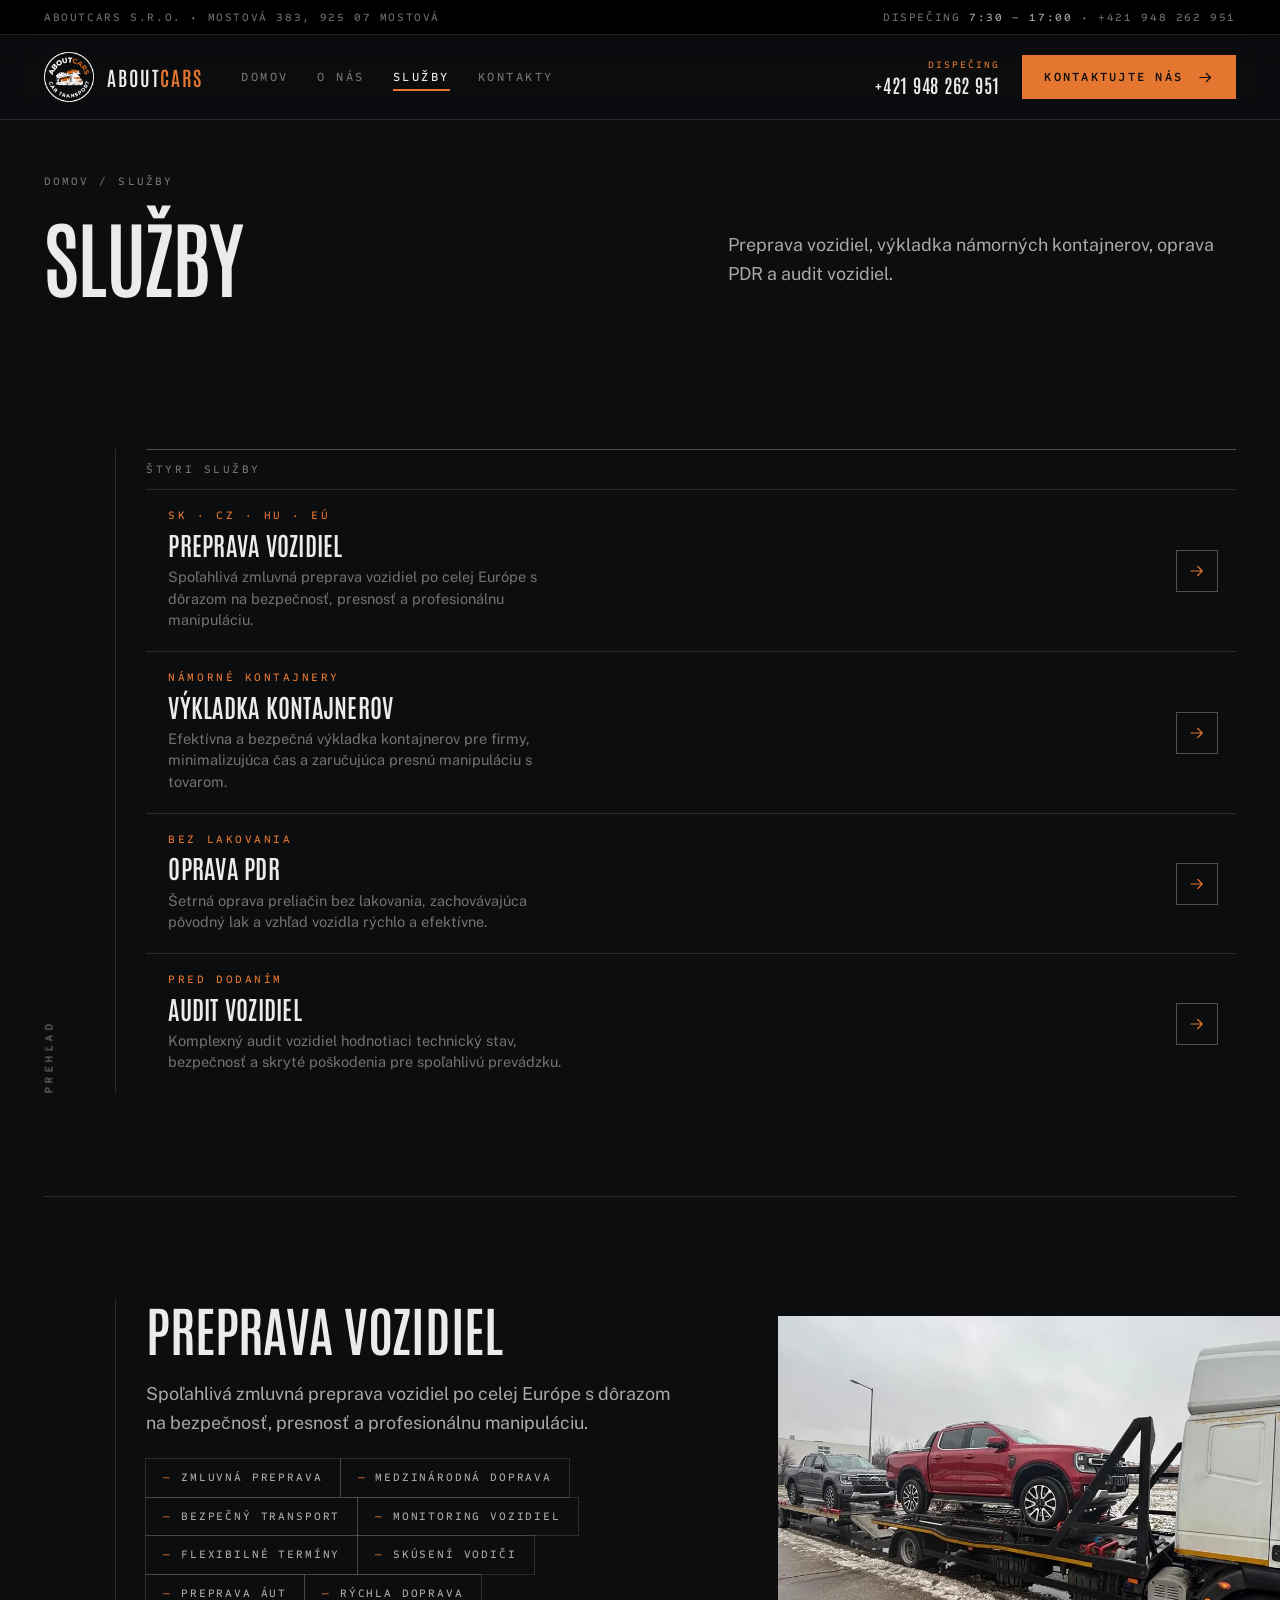
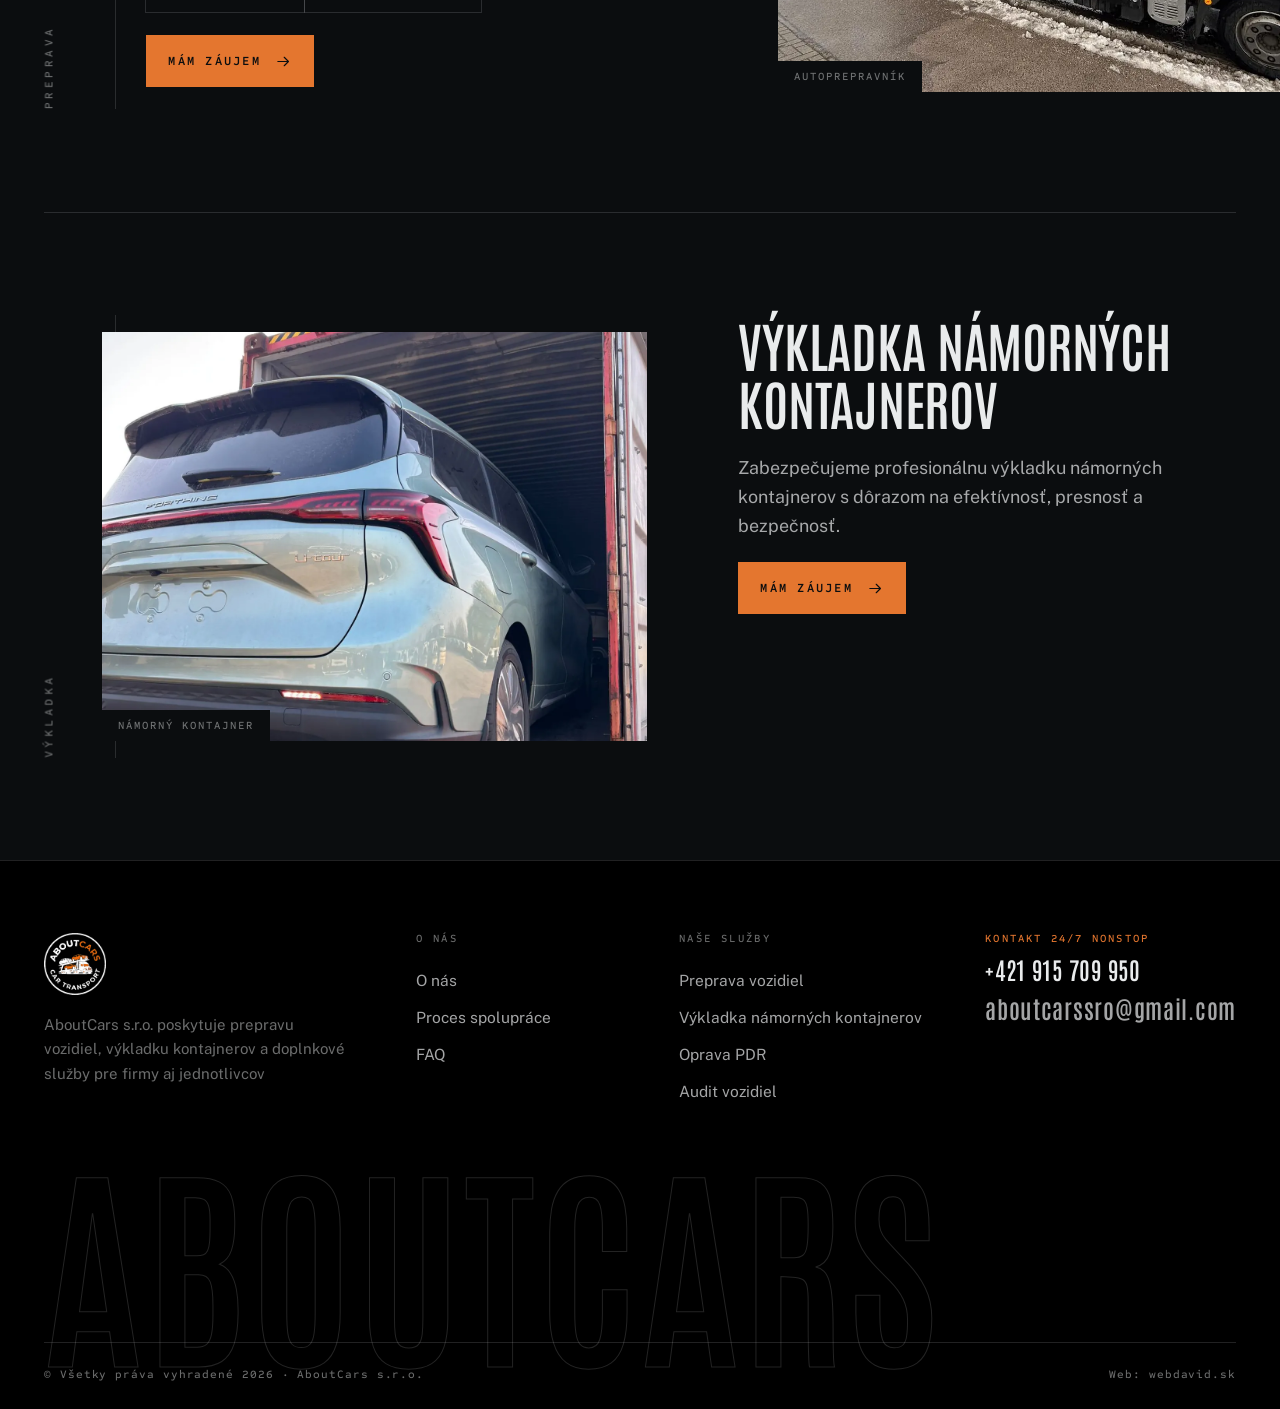
<file: sluzby/index.html>
<!doctype html><html lang="sk"><meta charset="utf-8">
<meta name="viewport" content="width=device-width,initial-scale=1,viewport-fit=cover">
<title>Služby · AboutCars</title>
<meta name="description" content="Preprava vozidiel, výkladka námorných kontajnerov, oprava PDR a audit vozidiel — AboutCars s.r.o.">
<meta name="theme-color" content="#0b0d0f">
<meta property="og:title" content="Služby · AboutCars">
<meta property="og:description" content="Preprava vozidiel, výkladka námorných kontajnerov, oprava PDR a audit vozidiel — AboutCars s.r.o.">
<meta property="og:image" content="../assets/img/hero-autoprepravnik.webp">
<meta property="og:locale" content="sk_SK">
<link rel="icon" type="image/png" sizes="32x32" href="../favicon-32.png">
<link rel="apple-touch-icon" href="../apple-touch-icon.png">
<link rel="preconnect" href="https://fonts.googleapis.com"><link rel="preconnect" href="https://fonts.gstatic.com" crossorigin>
<link rel="stylesheet" href="https://fonts.googleapis.com/css2?family=Antonio:wght@400;500;600;700&family=Public+Sans:ital,wght@0,400;0,500;0,600;1,400&family=Sometype+Mono:wght@400;500;600&display=swap">
<link rel="stylesheet" href="../assets/css/style.css">
<script type="application/ld+json">{"@context": "https://schema.org", "@type": "LocalBusiness", "name": "AboutCars s.r.o.", "description": "AboutCars s.r.o. poskytuje prepravu vozidiel, výkladku kontajnerov a doplnkové služby pre firmy aj jednotlivcov", "url": "https://aboutcars.sk/sluzby/", "telephone": "+421948262951", "email": "aboutcarssro@gmail.com", "vatID": "SK2122026104", "taxID": "2122026104", "identifier": {"@type": "PropertyValue", "propertyID": "IČO", "value": "55583598"}, "address": {"@type": "PostalAddress", "streetAddress": "Mostová 383", "postalCode": "925 07", "addressLocality": "Mostová", "addressCountry": "SK"}, "areaServed": ["Slovensko", "Česko", "Maďarsko", "Európa"], "makesOffer": [{"@type": "Offer", "itemOffered": {"@type": "Service", "name": "Preprava vozidiel"}}, {"@type": "Offer", "itemOffered": {"@type": "Service", "name": "Výkladka kontajnerov"}}, {"@type": "Offer", "itemOffered": {"@type": "Service", "name": "Oprava PDR"}}, {"@type": "Offer", "itemOffered": {"@type": "Service", "name": "Audit vozidiel"}}]}</script>
<body>
<svg width="0" height="0" style="position:absolute" aria-hidden="true"><defs><symbol id="i-phone" viewBox="0 0 24 24"><path d="M6.6 3.5h2.6l1.6 4.3-2 1.3a11.5 11.5 0 0 0 6.1 6.1l1.3-2 4.3 1.6v2.6a2 2 0 0 1-2.2 2A17 17 0 0 1 4.6 5.7a2 2 0 0 1 2-2.2z"/></symbol><symbol id="i-arrow" viewBox="0 0 24 24"><path d="M4 12h15M13 6l6 6-6 6"/></symbol><symbol id="i-mail" viewBox="0 0 24 24"><rect x="3" y="5.5" width="18" height="13"/><path d="M3.5 7l8.5 6 8.5-6"/></symbol><symbol id="i-clock" viewBox="0 0 24 24"><circle cx="12" cy="12" r="8.5"/><path d="M12 7.5V12l3 2"/></symbol><symbol id="i-pin" viewBox="0 0 24 24"><path d="M12 21s-6.5-6.1-6.5-11a6.5 6.5 0 0 1 13 0c0 4.9-6.5 11-6.5 11z"/><circle cx="12" cy="10" r="2.3"/></symbol></defs></svg>
<div class="strip"><div class="wrap strip__in">
  <span>AboutCars s.r.o. <b>·</b> Mostová 383, 925 07 Mostová</span>
  <span>Dispečing <b>7:30 – 17:00</b> <b>·</b> <a class="ulink" href="tel:+421948262951">+421 948 262 951</a></span>
</div></div>
<header class="top">
  <div class="wrap top__in">
    <a class="logo" href="../" aria-label="AboutCars — domov"><img src="../assets/img/logo-aboutcars.webp" width="327" height="328" alt="AboutCars — Car Transport"><span>ABOUT<em>CARS</em></span></a>
    <nav class="nav" id="nav" aria-label="Hlavná navigácia"><a href="../">Domov</a><a href="../o-nas/">O nás</a><a href="../sluzby/" aria-current="page">Služby</a><a href="../kontakty/">Kontakty</a></nav>
    <div class="top__end">
      <a class="top__tel" href="tel:+421948262951"><small>Dispečing</small><b class="num">+421 948 262 951</b></a>
      <a class="btn btn--or" href="../kontakty/">Kontaktujte nás <svg class="i" aria-hidden="true"><use href="#i-arrow"/></svg></a>
      <button class="burger" type="button" aria-controls="nav" aria-expanded="false" aria-label="Menu"><span></span></button>
    </div>
  </div>
</header>
<main>
<section class="phead"><div class="wrap">
  <nav class="crumbs" aria-label="Omrvinky"><a class="ulink" href="../">Domov</a><span aria-hidden="true">/</span><span>Služby</span></nav>
  <div class="phead__row"><h1>Služby</h1><p class="lead">Preprava vozidiel, výkladka námorných kontajnerov, oprava PDR a audit vozidiel.</p></div>
</div></section><div class="wrap"><section class="lane ">
  <div class="lane__rail" aria-hidden="true"><span>Prehľad</span></div>
  <div class="lane__body"><div class="board"><div class="board__head"><span class="code">Štyri služby</span></div><a href="../service/preprava-vozidiel/">
      <span class="code code--or meta">SK · CZ · HU · EÚ</span>
      <h3>Preprava vozidiel</h3>
      <p>Spoľahlivá zmluvná preprava vozidiel po celej Európe s dôrazom na bezpečnosť, presnosť a profesionálnu manipuláciu.</p>
      <span class="go"><svg class="i" aria-hidden="true"><use href="#i-arrow"/></svg></span>
    </a><a href="../service/vykladka-namornych-kontajnerov/">
      <span class="code code--or meta">Námorné kontajnery</span>
      <h3>Výkladka kontajnerov</h3>
      <p>Efektívna a bezpečná výkladka kontajnerov pre firmy, minimalizujúca čas a zaručujúca presnú manipuláciu s tovarom.</p>
      <span class="go"><svg class="i" aria-hidden="true"><use href="#i-arrow"/></svg></span>
    </a><a href="../service/oprava-pdr/">
      <span class="code code--or meta">Bez lakovania</span>
      <h3>Oprava PDR</h3>
      <p>Šetrná oprava preliačin bez lakovania, zachovávajúca pôvodný lak a vzhľad vozidla rýchlo a efektívne.</p>
      <span class="go"><svg class="i" aria-hidden="true"><use href="#i-arrow"/></svg></span>
    </a><a href="../service/audit-vozidiel/">
      <span class="code code--or meta">Pred dodaním</span>
      <h3>Audit vozidiel</h3>
      <p>Komplexný audit vozidiel hodnotiaci technický stav, bezpečnosť a skryté poškodenia pre spoľahlivú prevádzku.</p>
      <span class="go"><svg class="i" aria-hidden="true"><use href="#i-arrow"/></svg></span>
    </a></div></div>
</section><section class="lane lane--line">
  <div class="lane__rail" aria-hidden="true"><span>Preprava</span></div>
  <div class="lane__body"><div class="spot">
        <div class="spot__copy">
          <h2>Preprava vozidiel</h2>
          <p class="lead">Spoľahlivá zmluvná preprava vozidiel po celej Európe s dôrazom na bezpečnosť, presnosť a profesionálnu manipuláciu.</p>
          <ul class="tags"><li>Zmluvná preprava</li><li>Medzinárodná doprava</li><li>Bezpečný transport</li><li>Monitoring vozidiel</li><li>Flexibilné termíny</li><li>Skúsení vodiči</li><li>Preprava áut</li><li>Rýchla doprava</li></ul>
          <a class="btn btn--or" href="../service/preprava-vozidiel/">Mám záujem <svg class="i" aria-hidden="true"><use href="#i-arrow"/></svg></a>
        </div>
        <figure class="spot__media bleed-r"><img src="../assets/img/preprava-vozidiel.webp" width="1400" height="708" alt="Autoprepravník s naloženými pickupmi na zasneženej ceste" loading="lazy"><figcaption>Autoprepravník</figcaption></figure>
      </div></div>
</section><section class="lane lane--line">
  <div class="lane__rail" aria-hidden="true"><span>Výkladka</span></div>
  <div class="lane__body"><div class="spot">
        <figure class="spot__media bleed-l"><img src="../assets/img/vykladka-kontajnera.webp" width="1400" height="1125" alt="Nové auto pri vykladaní z námorného kontajnera" loading="lazy"><figcaption>Námorný kontajner</figcaption></figure>
        <div class="spot__copy">
          <h2>Výkladka námorných kontajnerov</h2>
          <p class="lead">Zabezpečujeme profesionálnu výkladku námorných kontajnerov s dôrazom na efektívnosť, presnosť a bezpečnosť.</p>
          <a class="btn btn--or" href="../kontakty/">Mám záujem <svg class="i" aria-hidden="true"><use href="#i-arrow"/></svg></a>
        </div>
      </div></div>
</section></div></main>
<footer class="foot">
  <div class="wrap">
    <div class="foot__in">
      <div><a class="logo" href="../" aria-label="Domov"><img src="../assets/img/logo-aboutcars.webp" width="327" height="328" alt="AboutCars — Car Transport" loading="lazy"></a>
        <p>AboutCars s.r.o. poskytuje prepravu vozidiel, výkladku kontajnerov a doplnkové služby pre firmy aj jednotlivcov</p></div>
      <div><h3>O nás</h3><ul><li><a class="ulink" href="../o-nas/">O nás</a></li><li><a class="ulink" href="../o-nas/#proces-spoluprace">Proces spolupráce</a></li><li><a class="ulink" href="../o-nas/#casto-kladene-otazky">FAQ</a></li></ul></div>
      <div><h3>Naše služby</h3><ul><li><a class="ulink" href="../service/preprava-vozidiel/">Preprava vozidiel</a></li><li><a class="ulink" href="../service/vykladka-namornych-kontajnerov/">Výkladka námorných kontajnerov</a></li><li><a class="ulink" href="../service/oprava-pdr/">Oprava PDR</a></li><li><a class="ulink" href="../service/audit-vozidiel/">Audit vozidiel</a></li></ul></div>
      <div class="foot__tel"><small>Kontakt 24/7 NONSTOP</small><a class="num" href="tel:+421915709950">+421 915 709 950</a>
        <ul><li><a class="ulink" href="mailto:aboutcarssro@gmail.com">aboutcarssro@gmail.com</a></li></ul></div>
    </div>
    <p class="wordmark" aria-hidden="true">ABOUTCARS</p>
    <div class="foot__legal"><span>© Všetky práva vyhradené 2026 · AboutCars s.r.o.</span><span>Web: <a class="ulink" href="https://webdavid.sk">webdavid.sk</a></span></div>
  </div>
</footer>
<div class="mbar"><a class="btn btn--or" href="tel:+421948262951"><svg class="i" aria-hidden="true"><use href="#i-phone"/></svg>Zavolať</a><a class="btn" href="../kontakty/">Kontakty</a></div>
<script src="../assets/js/main.js" defer></script>
</body></html>
</file>
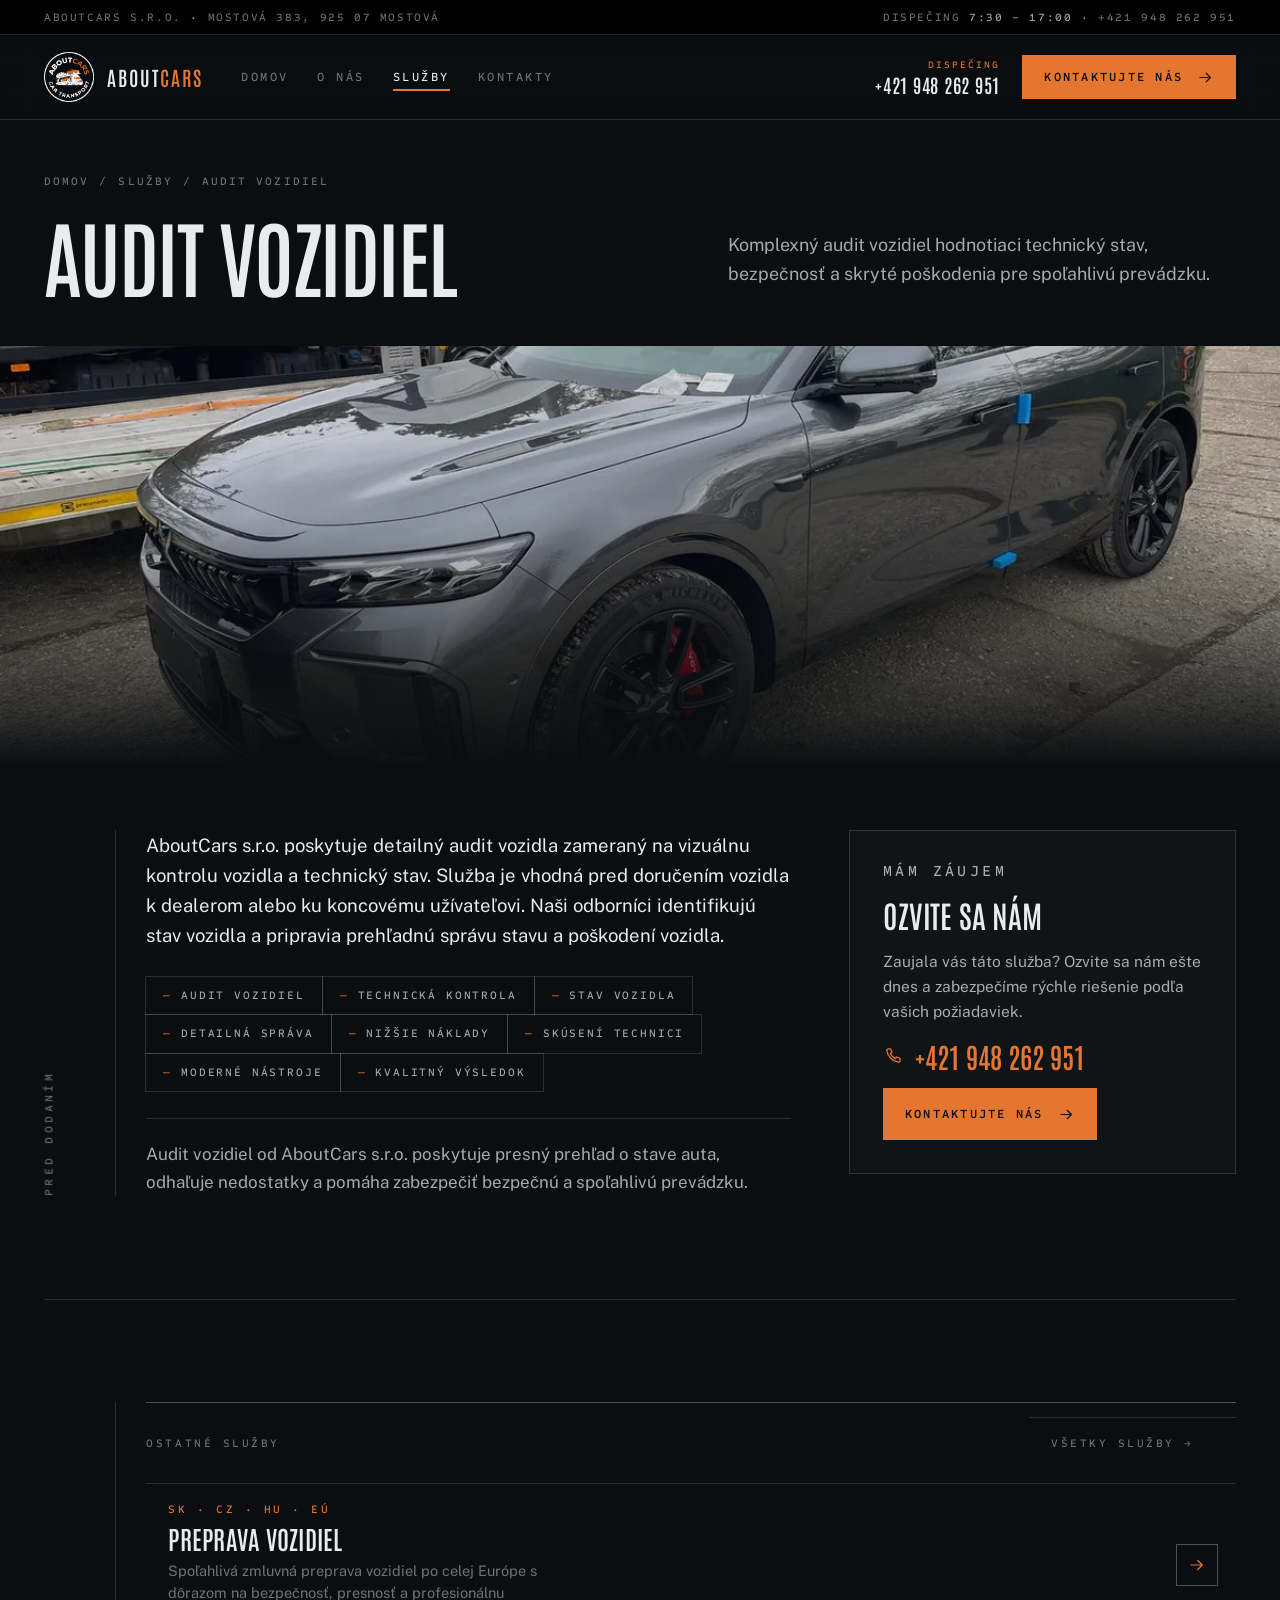
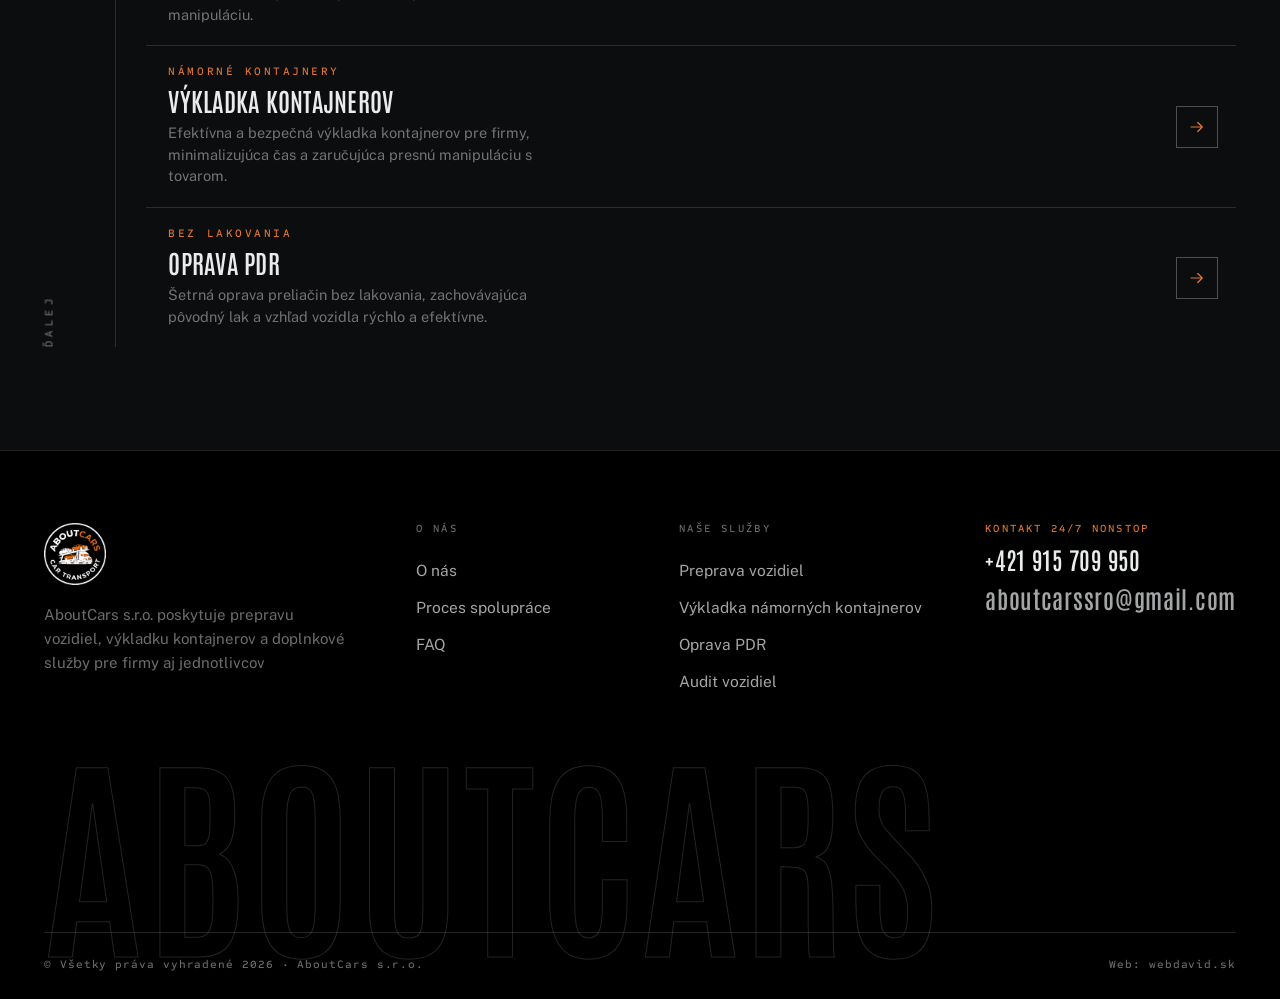
<file: service/audit-vozidiel/index.html>
<!doctype html><html lang="sk"><meta charset="utf-8">
<meta name="viewport" content="width=device-width,initial-scale=1,viewport-fit=cover">
<title>Audit vozidiel · AboutCars</title>
<meta name="description" content="Komplexný audit vozidiel hodnotiaci technický stav, bezpečnosť a skryté poškodenia pre spoľahlivú prevádzku.">
<meta name="theme-color" content="#0b0d0f">
<meta property="og:title" content="Audit vozidiel · AboutCars">
<meta property="og:description" content="Komplexný audit vozidiel hodnotiaci technický stav, bezpečnosť a skryté poškodenia pre spoľahlivú prevádzku.">
<meta property="og:image" content="../../assets/img/hero-autoprepravnik.webp">
<meta property="og:locale" content="sk_SK">
<link rel="icon" type="image/png" sizes="32x32" href="../../favicon-32.png">
<link rel="apple-touch-icon" href="../../apple-touch-icon.png">
<link rel="preconnect" href="https://fonts.googleapis.com"><link rel="preconnect" href="https://fonts.gstatic.com" crossorigin>
<link rel="stylesheet" href="https://fonts.googleapis.com/css2?family=Antonio:wght@400;500;600;700&family=Public+Sans:ital,wght@0,400;0,500;0,600;1,400&family=Sometype+Mono:wght@400;500;600&display=swap">
<link rel="stylesheet" href="../../assets/css/style.css">
<script type="application/ld+json">{"@context": "https://schema.org", "@type": "LocalBusiness", "name": "AboutCars s.r.o.", "description": "AboutCars s.r.o. poskytuje prepravu vozidiel, výkladku kontajnerov a doplnkové služby pre firmy aj jednotlivcov", "url": "https://aboutcars.sk/service/audit-vozidiel", "telephone": "+421948262951", "email": "aboutcarssro@gmail.com", "vatID": "SK2122026104", "taxID": "2122026104", "identifier": {"@type": "PropertyValue", "propertyID": "IČO", "value": "55583598"}, "address": {"@type": "PostalAddress", "streetAddress": "Mostová 383", "postalCode": "925 07", "addressLocality": "Mostová", "addressCountry": "SK"}, "areaServed": ["Slovensko", "Česko", "Maďarsko", "Európa"], "makesOffer": [{"@type": "Offer", "itemOffered": {"@type": "Service", "name": "Preprava vozidiel"}}, {"@type": "Offer", "itemOffered": {"@type": "Service", "name": "Výkladka kontajnerov"}}, {"@type": "Offer", "itemOffered": {"@type": "Service", "name": "Oprava PDR"}}, {"@type": "Offer", "itemOffered": {"@type": "Service", "name": "Audit vozidiel"}}]}</script>
<body>
<svg width="0" height="0" style="position:absolute" aria-hidden="true"><defs><symbol id="i-phone" viewBox="0 0 24 24"><path d="M6.6 3.5h2.6l1.6 4.3-2 1.3a11.5 11.5 0 0 0 6.1 6.1l1.3-2 4.3 1.6v2.6a2 2 0 0 1-2.2 2A17 17 0 0 1 4.6 5.7a2 2 0 0 1 2-2.2z"/></symbol><symbol id="i-arrow" viewBox="0 0 24 24"><path d="M4 12h15M13 6l6 6-6 6"/></symbol><symbol id="i-mail" viewBox="0 0 24 24"><rect x="3" y="5.5" width="18" height="13"/><path d="M3.5 7l8.5 6 8.5-6"/></symbol><symbol id="i-clock" viewBox="0 0 24 24"><circle cx="12" cy="12" r="8.5"/><path d="M12 7.5V12l3 2"/></symbol><symbol id="i-pin" viewBox="0 0 24 24"><path d="M12 21s-6.5-6.1-6.5-11a6.5 6.5 0 0 1 13 0c0 4.9-6.5 11-6.5 11z"/><circle cx="12" cy="10" r="2.3"/></symbol></defs></svg>
<div class="strip"><div class="wrap strip__in">
  <span>AboutCars s.r.o. <b>·</b> Mostová 383, 925 07 Mostová</span>
  <span>Dispečing <b>7:30 – 17:00</b> <b>·</b> <a class="ulink" href="tel:+421948262951">+421 948 262 951</a></span>
</div></div>
<header class="top">
  <div class="wrap top__in">
    <a class="logo" href="../../" aria-label="AboutCars — domov"><img src="../../assets/img/logo-aboutcars.webp" width="327" height="328" alt="AboutCars — Car Transport"><span>ABOUT<em>CARS</em></span></a>
    <nav class="nav" id="nav" aria-label="Hlavná navigácia"><a href="../../">Domov</a><a href="../../o-nas/">O nás</a><a href="../../sluzby/" aria-current="page">Služby</a><a href="../../kontakty/">Kontakty</a></nav>
    <div class="top__end">
      <a class="top__tel" href="tel:+421948262951"><small>Dispečing</small><b class="num">+421 948 262 951</b></a>
      <a class="btn btn--or" href="../../kontakty/">Kontaktujte nás <svg class="i" aria-hidden="true"><use href="#i-arrow"/></svg></a>
      <button class="burger" type="button" aria-controls="nav" aria-expanded="false" aria-label="Menu"><span></span></button>
    </div>
  </div>
</header>
<main>
<section class="phead"><div class="wrap">
  <nav class="crumbs" aria-label="Omrvinky"><a class="ulink" href="../../">Domov</a><span aria-hidden="true">/</span><a class="ulink" href="../../sluzby/">Služby</a><span aria-hidden="true">/</span><span>Audit vozidiel</span></nav>
  <div class="phead__row"><h1>Audit vozidiel</h1><p class="lead">Komplexný audit vozidiel hodnotiaci technický stav, bezpečnosť a skryté poškodenia pre spoľahlivú prevádzku.</p></div>
</div></section><div class="svchero"><img src="../../assets/img/audit-vozidla.webp" width="1200" height="900" alt="Tmavosivé SUV pripravené na kontrolu stavu vozidla" fetchpriority="high"></div><div class="wrap"><section class="lane lane--pad">
  <div class="lane__rail" aria-hidden="true"><span>Pred dodaním</span></div>
  <div class="lane__body"><div class="svcbody">
        <div>
          <p class="lead">AboutCars s.r.o. poskytuje detailný audit vozidla zameraný na vizuálnu kontrolu vozidla a technický stav. Služba je vhodná pred doručením vozidla k dealerom alebo ku koncovému užívateľovi. Naši odborníci identifikujú stav vozidla a pripravia prehľadnú správu stavu a poškodení vozidla.</p>
          <ul class="tags"><li>Audit vozidiel</li><li>Technická kontrola</li><li>Stav vozidla</li><li>Detailná správa</li><li>Nižšie náklady</li><li>Skúsení technici</li><li>Moderné nástroje</li><li>Kvalitný výsledok</li></ul>
          <p class="closing">Audit vozidiel od AboutCars s.r.o. poskytuje presný prehľad o stave auta, odhaľuje nedostatky a pomáha zabezpečiť bezpečnú a spoľahlivú prevádzku.</p>
        </div>
        <aside class="aside" aria-labelledby="int-h">
          <p class="code code--or">Mám záujem</p>
          <h2 id="int-h">Ozvite sa nám</h2>
          <p>Zaujala vás táto služba? Ozvite sa nám ešte dnes a zabezpečíme rýchle riešenie podľa vašich požiadaviek.</p>
          <a class="tel num" href="tel:+421948262951"><svg class="i" aria-hidden="true"><use href="#i-phone"/></svg>+421 948 262 951</a>
          <a class="btn btn--or" href="../../kontakty/">Kontaktujte nás <svg class="i" aria-hidden="true"><use href="#i-arrow"/></svg></a>
        </aside>
      </div></div>
</section><section class="lane lane--line">
  <div class="lane__rail" aria-hidden="true"><span>Ďalej</span></div>
  <div class="lane__body"><div class="board"><div class="board__head"><span class="code">Ostatné služby</span><a class="code ulink" href="../../sluzby/">Všetky služby →</a></div><a href="../../service/preprava-vozidiel/">
      <span class="code code--or meta">SK · CZ · HU · EÚ</span>
      <h3>Preprava vozidiel</h3>
      <p>Spoľahlivá zmluvná preprava vozidiel po celej Európe s dôrazom na bezpečnosť, presnosť a profesionálnu manipuláciu.</p>
      <span class="go"><svg class="i" aria-hidden="true"><use href="#i-arrow"/></svg></span>
    </a><a href="../../service/vykladka-namornych-kontajnerov/">
      <span class="code code--or meta">Námorné kontajnery</span>
      <h3>Výkladka kontajnerov</h3>
      <p>Efektívna a bezpečná výkladka kontajnerov pre firmy, minimalizujúca čas a zaručujúca presnú manipuláciu s tovarom.</p>
      <span class="go"><svg class="i" aria-hidden="true"><use href="#i-arrow"/></svg></span>
    </a><a href="../../service/oprava-pdr/">
      <span class="code code--or meta">Bez lakovania</span>
      <h3>Oprava PDR</h3>
      <p>Šetrná oprava preliačin bez lakovania, zachovávajúca pôvodný lak a vzhľad vozidla rýchlo a efektívne.</p>
      <span class="go"><svg class="i" aria-hidden="true"><use href="#i-arrow"/></svg></span>
    </a></div></div>
</section></div></main>
<footer class="foot">
  <div class="wrap">
    <div class="foot__in">
      <div><a class="logo" href="../../" aria-label="Domov"><img src="../../assets/img/logo-aboutcars.webp" width="327" height="328" alt="AboutCars — Car Transport" loading="lazy"></a>
        <p>AboutCars s.r.o. poskytuje prepravu vozidiel, výkladku kontajnerov a doplnkové služby pre firmy aj jednotlivcov</p></div>
      <div><h3>O nás</h3><ul><li><a class="ulink" href="../../o-nas/">O nás</a></li><li><a class="ulink" href="../../o-nas/#proces-spoluprace">Proces spolupráce</a></li><li><a class="ulink" href="../../o-nas/#casto-kladene-otazky">FAQ</a></li></ul></div>
      <div><h3>Naše služby</h3><ul><li><a class="ulink" href="../../service/preprava-vozidiel/">Preprava vozidiel</a></li><li><a class="ulink" href="../../service/vykladka-namornych-kontajnerov/">Výkladka námorných kontajnerov</a></li><li><a class="ulink" href="../../service/oprava-pdr/">Oprava PDR</a></li><li><a class="ulink" href="../../service/audit-vozidiel/">Audit vozidiel</a></li></ul></div>
      <div class="foot__tel"><small>Kontakt 24/7 NONSTOP</small><a class="num" href="tel:+421915709950">+421 915 709 950</a>
        <ul><li><a class="ulink" href="mailto:aboutcarssro@gmail.com">aboutcarssro@gmail.com</a></li></ul></div>
    </div>
    <p class="wordmark" aria-hidden="true">ABOUTCARS</p>
    <div class="foot__legal"><span>© Všetky práva vyhradené 2026 · AboutCars s.r.o.</span><span>Web: <a class="ulink" href="https://webdavid.sk">webdavid.sk</a></span></div>
  </div>
</footer>
<div class="mbar"><a class="btn btn--or" href="tel:+421948262951"><svg class="i" aria-hidden="true"><use href="#i-phone"/></svg>Zavolať</a><a class="btn" href="../../kontakty/">Kontakty</a></div>
<script src="../../assets/js/main.js" defer></script>
</body></html>
</file>
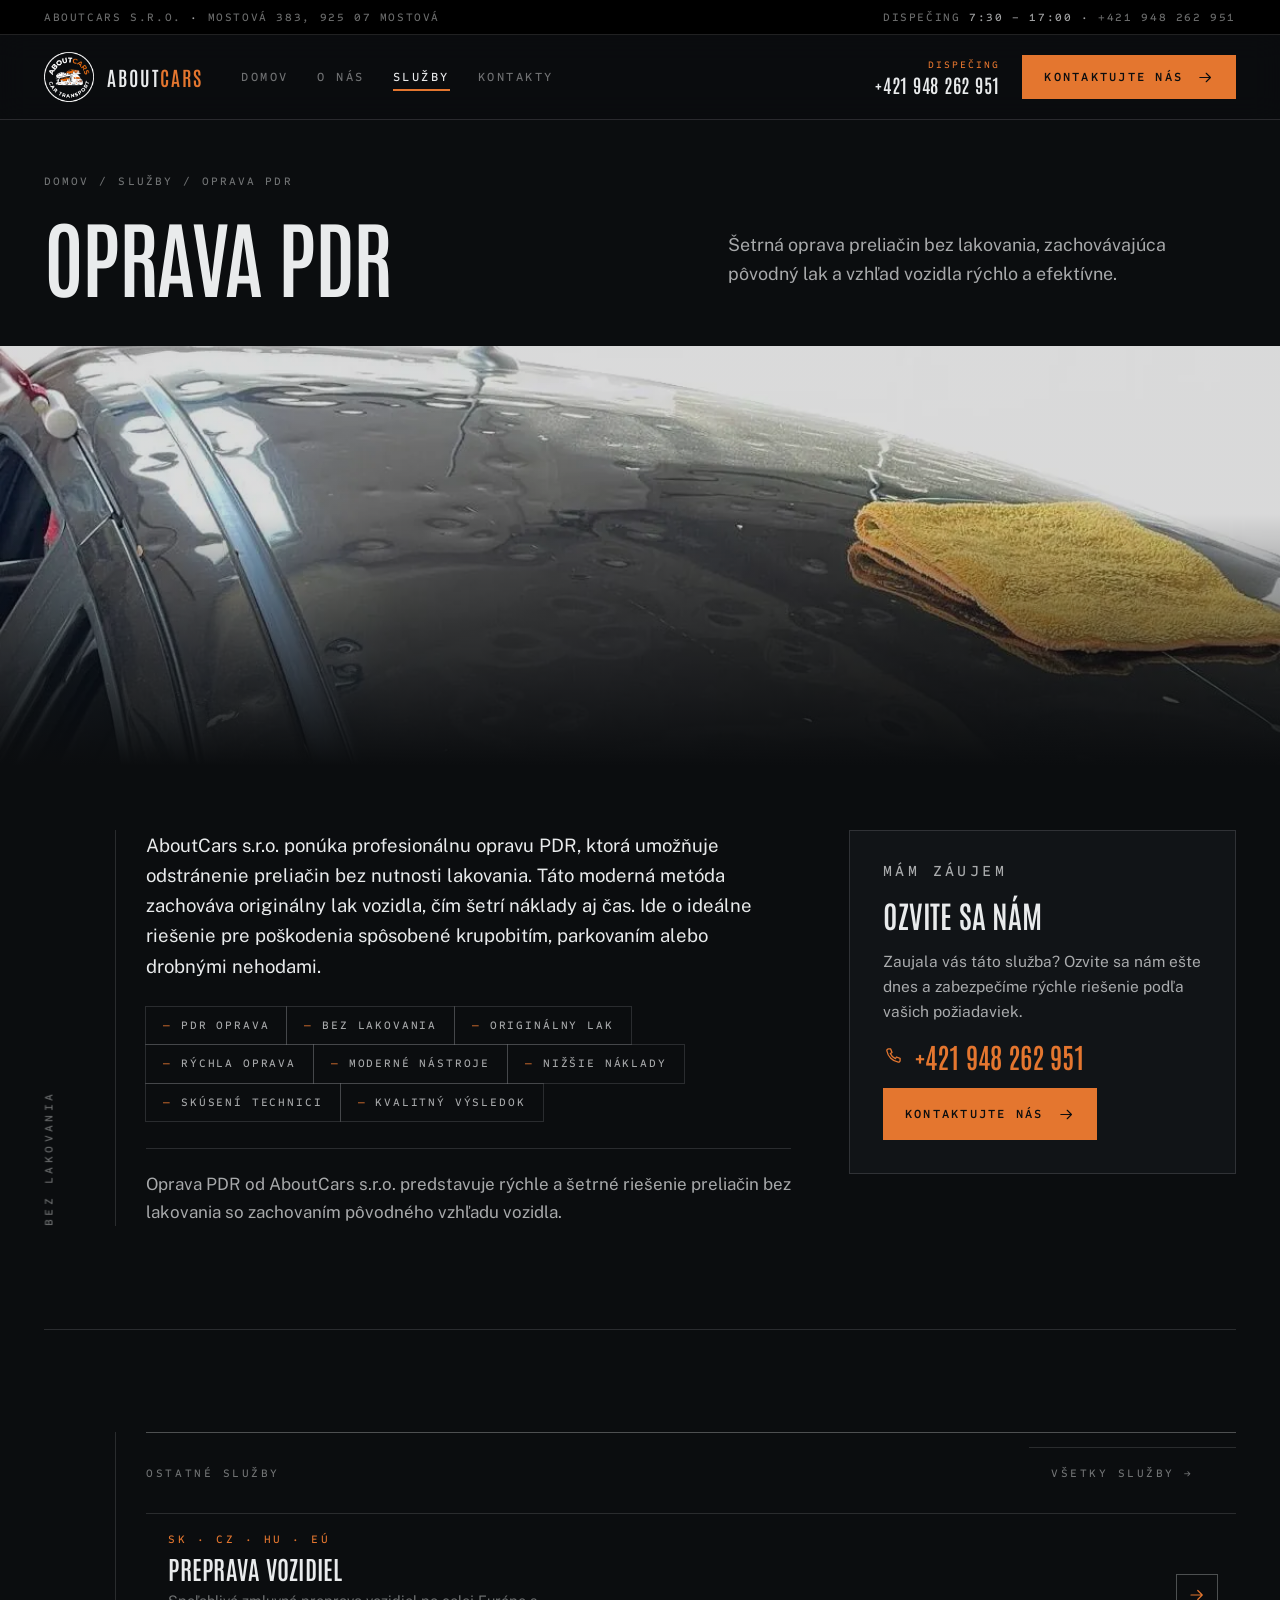
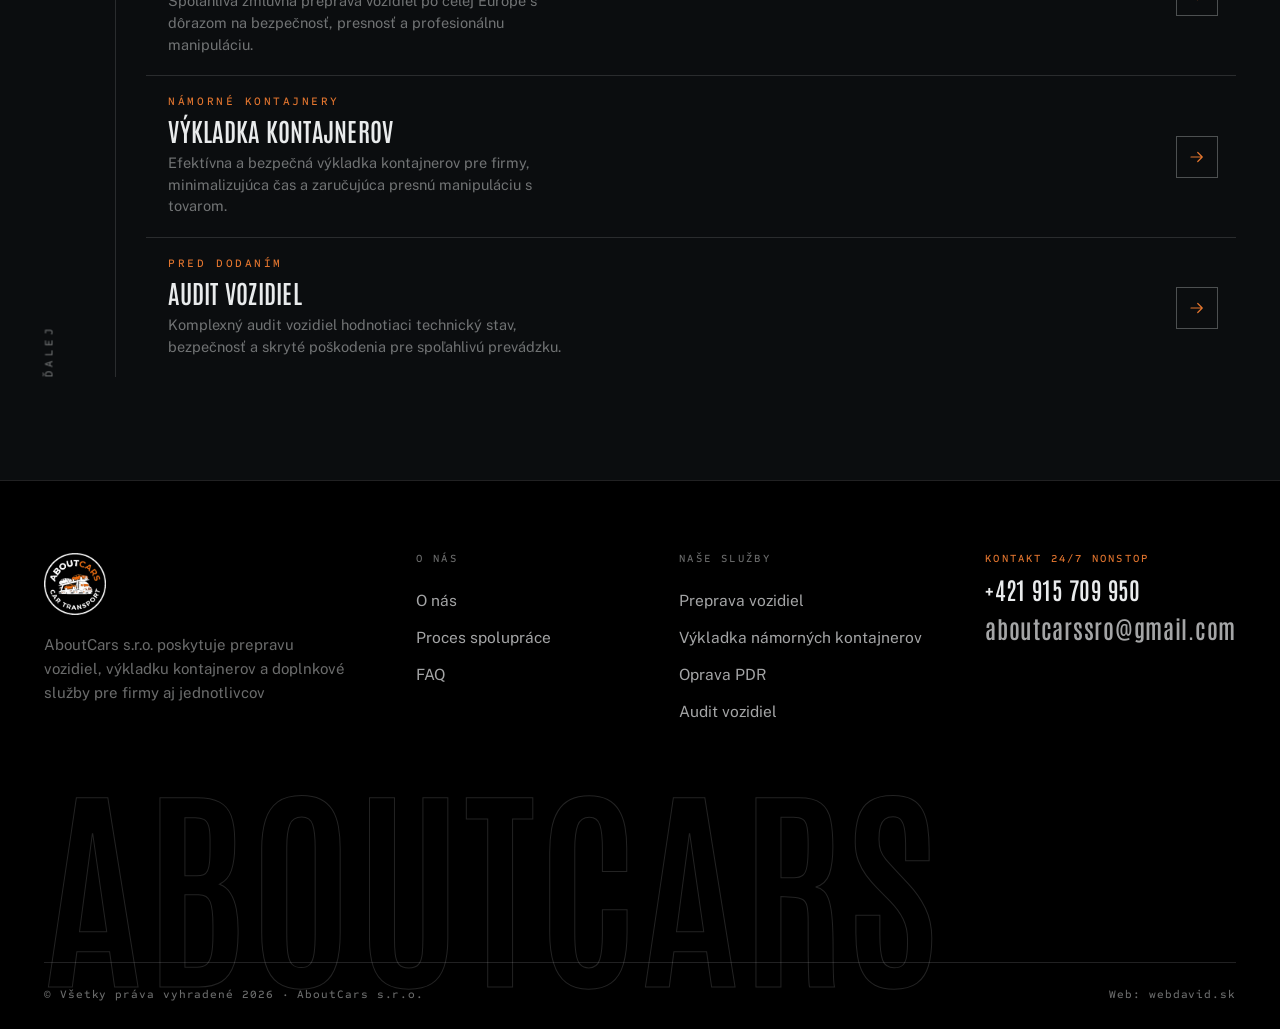
<file: service/oprava-pdr/index.html>
<!doctype html><html lang="sk"><meta charset="utf-8">
<meta name="viewport" content="width=device-width,initial-scale=1,viewport-fit=cover">
<title>Oprava PDR · AboutCars</title>
<meta name="description" content="Šetrná oprava preliačin bez lakovania, zachovávajúca pôvodný lak a vzhľad vozidla rýchlo a efektívne.">
<meta name="theme-color" content="#0b0d0f">
<meta property="og:title" content="Oprava PDR · AboutCars">
<meta property="og:description" content="Šetrná oprava preliačin bez lakovania, zachovávajúca pôvodný lak a vzhľad vozidla rýchlo a efektívne.">
<meta property="og:image" content="../../assets/img/hero-autoprepravnik.webp">
<meta property="og:locale" content="sk_SK">
<link rel="icon" type="image/png" sizes="32x32" href="../../favicon-32.png">
<link rel="apple-touch-icon" href="../../apple-touch-icon.png">
<link rel="preconnect" href="https://fonts.googleapis.com"><link rel="preconnect" href="https://fonts.gstatic.com" crossorigin>
<link rel="stylesheet" href="https://fonts.googleapis.com/css2?family=Antonio:wght@400;500;600;700&family=Public+Sans:ital,wght@0,400;0,500;0,600;1,400&family=Sometype+Mono:wght@400;500;600&display=swap">
<link rel="stylesheet" href="../../assets/css/style.css">
<script type="application/ld+json">{"@context": "https://schema.org", "@type": "LocalBusiness", "name": "AboutCars s.r.o.", "description": "AboutCars s.r.o. poskytuje prepravu vozidiel, výkladku kontajnerov a doplnkové služby pre firmy aj jednotlivcov", "url": "https://aboutcars.sk/service/oprava-pdr", "telephone": "+421948262951", "email": "aboutcarssro@gmail.com", "vatID": "SK2122026104", "taxID": "2122026104", "identifier": {"@type": "PropertyValue", "propertyID": "IČO", "value": "55583598"}, "address": {"@type": "PostalAddress", "streetAddress": "Mostová 383", "postalCode": "925 07", "addressLocality": "Mostová", "addressCountry": "SK"}, "areaServed": ["Slovensko", "Česko", "Maďarsko", "Európa"], "makesOffer": [{"@type": "Offer", "itemOffered": {"@type": "Service", "name": "Preprava vozidiel"}}, {"@type": "Offer", "itemOffered": {"@type": "Service", "name": "Výkladka kontajnerov"}}, {"@type": "Offer", "itemOffered": {"@type": "Service", "name": "Oprava PDR"}}, {"@type": "Offer", "itemOffered": {"@type": "Service", "name": "Audit vozidiel"}}]}</script>
<body>
<svg width="0" height="0" style="position:absolute" aria-hidden="true"><defs><symbol id="i-phone" viewBox="0 0 24 24"><path d="M6.6 3.5h2.6l1.6 4.3-2 1.3a11.5 11.5 0 0 0 6.1 6.1l1.3-2 4.3 1.6v2.6a2 2 0 0 1-2.2 2A17 17 0 0 1 4.6 5.7a2 2 0 0 1 2-2.2z"/></symbol><symbol id="i-arrow" viewBox="0 0 24 24"><path d="M4 12h15M13 6l6 6-6 6"/></symbol><symbol id="i-mail" viewBox="0 0 24 24"><rect x="3" y="5.5" width="18" height="13"/><path d="M3.5 7l8.5 6 8.5-6"/></symbol><symbol id="i-clock" viewBox="0 0 24 24"><circle cx="12" cy="12" r="8.5"/><path d="M12 7.5V12l3 2"/></symbol><symbol id="i-pin" viewBox="0 0 24 24"><path d="M12 21s-6.5-6.1-6.5-11a6.5 6.5 0 0 1 13 0c0 4.9-6.5 11-6.5 11z"/><circle cx="12" cy="10" r="2.3"/></symbol></defs></svg>
<div class="strip"><div class="wrap strip__in">
  <span>AboutCars s.r.o. <b>·</b> Mostová 383, 925 07 Mostová</span>
  <span>Dispečing <b>7:30 – 17:00</b> <b>·</b> <a class="ulink" href="tel:+421948262951">+421 948 262 951</a></span>
</div></div>
<header class="top">
  <div class="wrap top__in">
    <a class="logo" href="../../" aria-label="AboutCars — domov"><img src="../../assets/img/logo-aboutcars.webp" width="327" height="328" alt="AboutCars — Car Transport"><span>ABOUT<em>CARS</em></span></a>
    <nav class="nav" id="nav" aria-label="Hlavná navigácia"><a href="../../">Domov</a><a href="../../o-nas/">O nás</a><a href="../../sluzby/" aria-current="page">Služby</a><a href="../../kontakty/">Kontakty</a></nav>
    <div class="top__end">
      <a class="top__tel" href="tel:+421948262951"><small>Dispečing</small><b class="num">+421 948 262 951</b></a>
      <a class="btn btn--or" href="../../kontakty/">Kontaktujte nás <svg class="i" aria-hidden="true"><use href="#i-arrow"/></svg></a>
      <button class="burger" type="button" aria-controls="nav" aria-expanded="false" aria-label="Menu"><span></span></button>
    </div>
  </div>
</header>
<main>
<section class="phead"><div class="wrap">
  <nav class="crumbs" aria-label="Omrvinky"><a class="ulink" href="../../">Domov</a><span aria-hidden="true">/</span><a class="ulink" href="../../sluzby/">Služby</a><span aria-hidden="true">/</span><span>Oprava PDR</span></nav>
  <div class="phead__row"><h1>Oprava PDR</h1><p class="lead">Šetrná oprava preliačin bez lakovania, zachovávajúca pôvodný lak a vzhľad vozidla rýchlo a efektívne.</p></div>
</div></section><div class="svchero"><img src="../../assets/img/oprava-pdr.webp" width="1200" height="656" alt="Strecha auta s preliačinami po krupobití pred opravou PDR" fetchpriority="high"></div><div class="wrap"><section class="lane lane--pad">
  <div class="lane__rail" aria-hidden="true"><span>Bez lakovania</span></div>
  <div class="lane__body"><div class="svcbody">
        <div>
          <p class="lead">AboutCars s.r.o. ponúka profesionálnu opravu PDR, ktorá umožňuje odstránenie preliačin bez nutnosti lakovania. Táto moderná metóda zachováva originálny lak vozidla, čím šetrí náklady aj čas. Ide o ideálne riešenie pre poškodenia spôsobené krupobitím, parkovaním alebo drobnými nehodami.</p>
          <ul class="tags"><li>PDR oprava</li><li>Bez lakovania</li><li>Originálny lak</li><li>Rýchla oprava</li><li>Moderné nástroje</li><li>Nižšie náklady</li><li>Skúsení technici</li><li>Kvalitný výsledok</li></ul>
          <p class="closing">Oprava PDR od AboutCars s.r.o. predstavuje rýchle a šetrné riešenie preliačin bez lakovania so zachovaním pôvodného vzhľadu vozidla.</p>
        </div>
        <aside class="aside" aria-labelledby="int-h">
          <p class="code code--or">Mám záujem</p>
          <h2 id="int-h">Ozvite sa nám</h2>
          <p>Zaujala vás táto služba? Ozvite sa nám ešte dnes a zabezpečíme rýchle riešenie podľa vašich požiadaviek.</p>
          <a class="tel num" href="tel:+421948262951"><svg class="i" aria-hidden="true"><use href="#i-phone"/></svg>+421 948 262 951</a>
          <a class="btn btn--or" href="../../kontakty/">Kontaktujte nás <svg class="i" aria-hidden="true"><use href="#i-arrow"/></svg></a>
        </aside>
      </div></div>
</section><section class="lane lane--line">
  <div class="lane__rail" aria-hidden="true"><span>Ďalej</span></div>
  <div class="lane__body"><div class="board"><div class="board__head"><span class="code">Ostatné služby</span><a class="code ulink" href="../../sluzby/">Všetky služby →</a></div><a href="../../service/preprava-vozidiel/">
      <span class="code code--or meta">SK · CZ · HU · EÚ</span>
      <h3>Preprava vozidiel</h3>
      <p>Spoľahlivá zmluvná preprava vozidiel po celej Európe s dôrazom na bezpečnosť, presnosť a profesionálnu manipuláciu.</p>
      <span class="go"><svg class="i" aria-hidden="true"><use href="#i-arrow"/></svg></span>
    </a><a href="../../service/vykladka-namornych-kontajnerov/">
      <span class="code code--or meta">Námorné kontajnery</span>
      <h3>Výkladka kontajnerov</h3>
      <p>Efektívna a bezpečná výkladka kontajnerov pre firmy, minimalizujúca čas a zaručujúca presnú manipuláciu s tovarom.</p>
      <span class="go"><svg class="i" aria-hidden="true"><use href="#i-arrow"/></svg></span>
    </a><a href="../../service/audit-vozidiel/">
      <span class="code code--or meta">Pred dodaním</span>
      <h3>Audit vozidiel</h3>
      <p>Komplexný audit vozidiel hodnotiaci technický stav, bezpečnosť a skryté poškodenia pre spoľahlivú prevádzku.</p>
      <span class="go"><svg class="i" aria-hidden="true"><use href="#i-arrow"/></svg></span>
    </a></div></div>
</section></div></main>
<footer class="foot">
  <div class="wrap">
    <div class="foot__in">
      <div><a class="logo" href="../../" aria-label="Domov"><img src="../../assets/img/logo-aboutcars.webp" width="327" height="328" alt="AboutCars — Car Transport" loading="lazy"></a>
        <p>AboutCars s.r.o. poskytuje prepravu vozidiel, výkladku kontajnerov a doplnkové služby pre firmy aj jednotlivcov</p></div>
      <div><h3>O nás</h3><ul><li><a class="ulink" href="../../o-nas/">O nás</a></li><li><a class="ulink" href="../../o-nas/#proces-spoluprace">Proces spolupráce</a></li><li><a class="ulink" href="../../o-nas/#casto-kladene-otazky">FAQ</a></li></ul></div>
      <div><h3>Naše služby</h3><ul><li><a class="ulink" href="../../service/preprava-vozidiel/">Preprava vozidiel</a></li><li><a class="ulink" href="../../service/vykladka-namornych-kontajnerov/">Výkladka námorných kontajnerov</a></li><li><a class="ulink" href="../../service/oprava-pdr/">Oprava PDR</a></li><li><a class="ulink" href="../../service/audit-vozidiel/">Audit vozidiel</a></li></ul></div>
      <div class="foot__tel"><small>Kontakt 24/7 NONSTOP</small><a class="num" href="tel:+421915709950">+421 915 709 950</a>
        <ul><li><a class="ulink" href="mailto:aboutcarssro@gmail.com">aboutcarssro@gmail.com</a></li></ul></div>
    </div>
    <p class="wordmark" aria-hidden="true">ABOUTCARS</p>
    <div class="foot__legal"><span>© Všetky práva vyhradené 2026 · AboutCars s.r.o.</span><span>Web: <a class="ulink" href="https://webdavid.sk">webdavid.sk</a></span></div>
  </div>
</footer>
<div class="mbar"><a class="btn btn--or" href="tel:+421948262951"><svg class="i" aria-hidden="true"><use href="#i-phone"/></svg>Zavolať</a><a class="btn" href="../../kontakty/">Kontakty</a></div>
<script src="../../assets/js/main.js" defer></script>
</body></html>
</file>
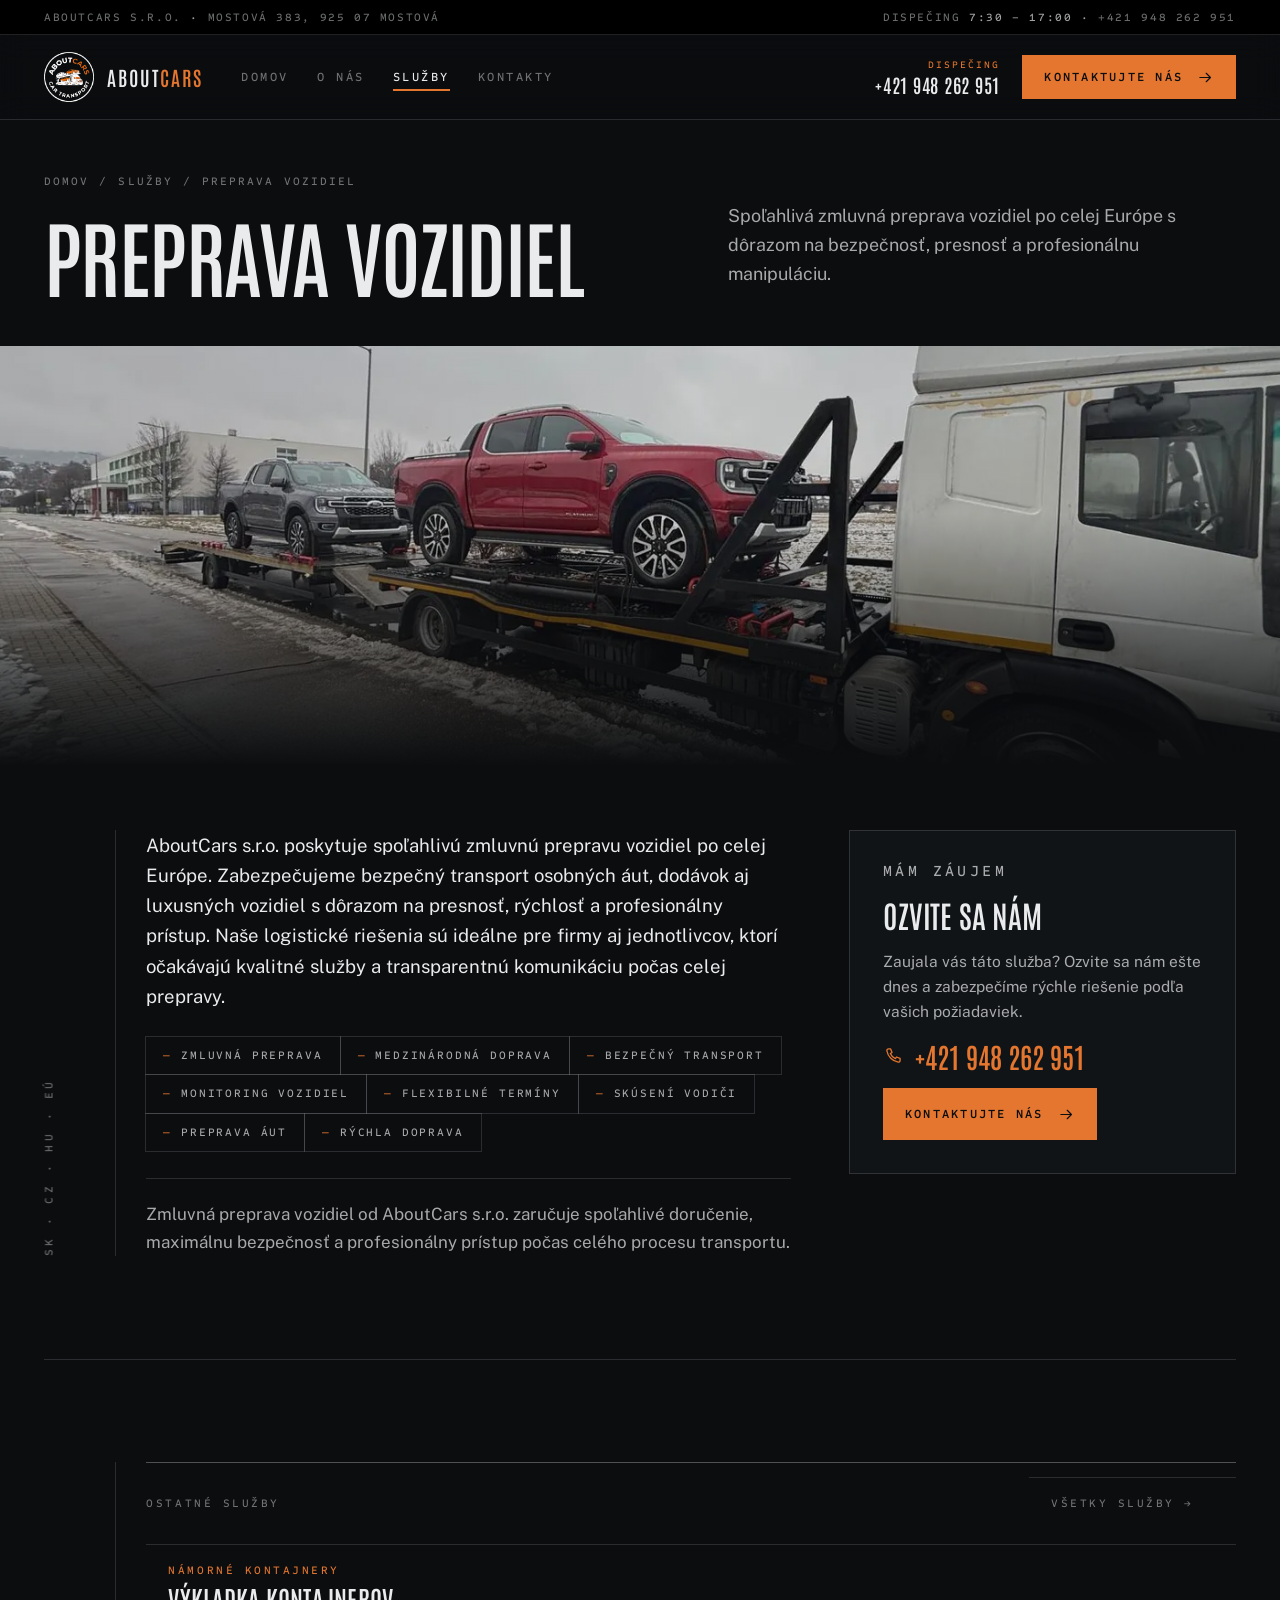
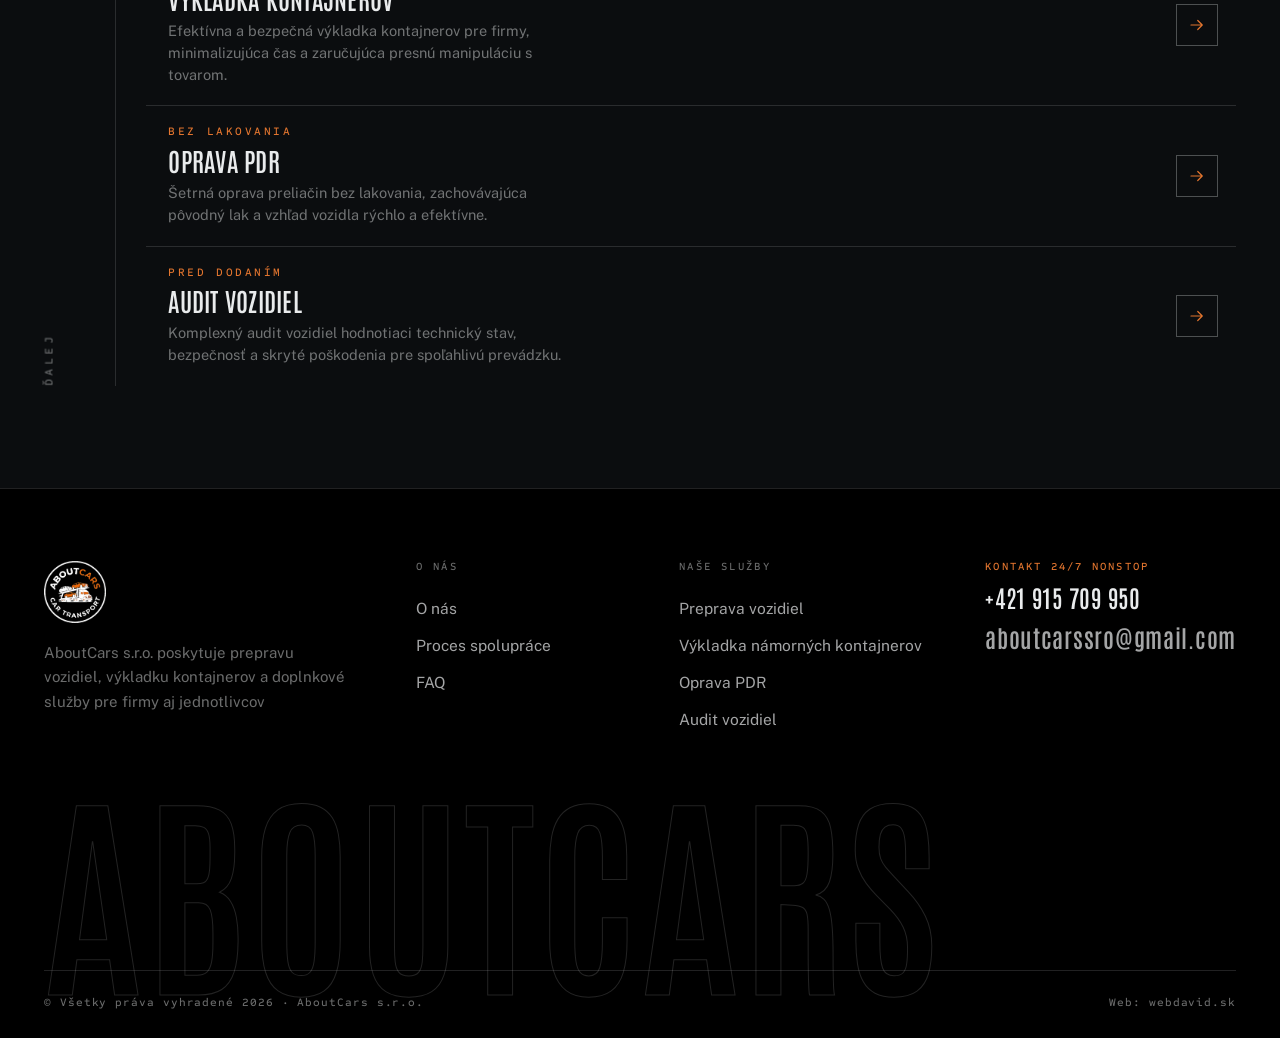
<file: service/preprava-vozidiel/index.html>
<!doctype html><html lang="sk"><meta charset="utf-8">
<meta name="viewport" content="width=device-width,initial-scale=1,viewport-fit=cover">
<title>Preprava vozidiel · AboutCars</title>
<meta name="description" content="Spoľahlivá zmluvná preprava vozidiel po celej Európe s dôrazom na bezpečnosť, presnosť a profesionálnu manipuláciu.">
<meta name="theme-color" content="#0b0d0f">
<meta property="og:title" content="Preprava vozidiel · AboutCars">
<meta property="og:description" content="Spoľahlivá zmluvná preprava vozidiel po celej Európe s dôrazom na bezpečnosť, presnosť a profesionálnu manipuláciu.">
<meta property="og:image" content="../../assets/img/hero-autoprepravnik.webp">
<meta property="og:locale" content="sk_SK">
<link rel="icon" type="image/png" sizes="32x32" href="../../favicon-32.png">
<link rel="apple-touch-icon" href="../../apple-touch-icon.png">
<link rel="preconnect" href="https://fonts.googleapis.com"><link rel="preconnect" href="https://fonts.gstatic.com" crossorigin>
<link rel="stylesheet" href="https://fonts.googleapis.com/css2?family=Antonio:wght@400;500;600;700&family=Public+Sans:ital,wght@0,400;0,500;0,600;1,400&family=Sometype+Mono:wght@400;500;600&display=swap">
<link rel="stylesheet" href="../../assets/css/style.css">
<script type="application/ld+json">{"@context": "https://schema.org", "@type": "LocalBusiness", "name": "AboutCars s.r.o.", "description": "AboutCars s.r.o. poskytuje prepravu vozidiel, výkladku kontajnerov a doplnkové služby pre firmy aj jednotlivcov", "url": "https://aboutcars.sk/service/preprava-vozidiel", "telephone": "+421948262951", "email": "aboutcarssro@gmail.com", "vatID": "SK2122026104", "taxID": "2122026104", "identifier": {"@type": "PropertyValue", "propertyID": "IČO", "value": "55583598"}, "address": {"@type": "PostalAddress", "streetAddress": "Mostová 383", "postalCode": "925 07", "addressLocality": "Mostová", "addressCountry": "SK"}, "areaServed": ["Slovensko", "Česko", "Maďarsko", "Európa"], "makesOffer": [{"@type": "Offer", "itemOffered": {"@type": "Service", "name": "Preprava vozidiel"}}, {"@type": "Offer", "itemOffered": {"@type": "Service", "name": "Výkladka kontajnerov"}}, {"@type": "Offer", "itemOffered": {"@type": "Service", "name": "Oprava PDR"}}, {"@type": "Offer", "itemOffered": {"@type": "Service", "name": "Audit vozidiel"}}]}</script>
<body>
<svg width="0" height="0" style="position:absolute" aria-hidden="true"><defs><symbol id="i-phone" viewBox="0 0 24 24"><path d="M6.6 3.5h2.6l1.6 4.3-2 1.3a11.5 11.5 0 0 0 6.1 6.1l1.3-2 4.3 1.6v2.6a2 2 0 0 1-2.2 2A17 17 0 0 1 4.6 5.7a2 2 0 0 1 2-2.2z"/></symbol><symbol id="i-arrow" viewBox="0 0 24 24"><path d="M4 12h15M13 6l6 6-6 6"/></symbol><symbol id="i-mail" viewBox="0 0 24 24"><rect x="3" y="5.5" width="18" height="13"/><path d="M3.5 7l8.5 6 8.5-6"/></symbol><symbol id="i-clock" viewBox="0 0 24 24"><circle cx="12" cy="12" r="8.5"/><path d="M12 7.5V12l3 2"/></symbol><symbol id="i-pin" viewBox="0 0 24 24"><path d="M12 21s-6.5-6.1-6.5-11a6.5 6.5 0 0 1 13 0c0 4.9-6.5 11-6.5 11z"/><circle cx="12" cy="10" r="2.3"/></symbol></defs></svg>
<div class="strip"><div class="wrap strip__in">
  <span>AboutCars s.r.o. <b>·</b> Mostová 383, 925 07 Mostová</span>
  <span>Dispečing <b>7:30 – 17:00</b> <b>·</b> <a class="ulink" href="tel:+421948262951">+421 948 262 951</a></span>
</div></div>
<header class="top">
  <div class="wrap top__in">
    <a class="logo" href="../../" aria-label="AboutCars — domov"><img src="../../assets/img/logo-aboutcars.webp" width="327" height="328" alt="AboutCars — Car Transport"><span>ABOUT<em>CARS</em></span></a>
    <nav class="nav" id="nav" aria-label="Hlavná navigácia"><a href="../../">Domov</a><a href="../../o-nas/">O nás</a><a href="../../sluzby/" aria-current="page">Služby</a><a href="../../kontakty/">Kontakty</a></nav>
    <div class="top__end">
      <a class="top__tel" href="tel:+421948262951"><small>Dispečing</small><b class="num">+421 948 262 951</b></a>
      <a class="btn btn--or" href="../../kontakty/">Kontaktujte nás <svg class="i" aria-hidden="true"><use href="#i-arrow"/></svg></a>
      <button class="burger" type="button" aria-controls="nav" aria-expanded="false" aria-label="Menu"><span></span></button>
    </div>
  </div>
</header>
<main>
<section class="phead"><div class="wrap">
  <nav class="crumbs" aria-label="Omrvinky"><a class="ulink" href="../../">Domov</a><span aria-hidden="true">/</span><a class="ulink" href="../../sluzby/">Služby</a><span aria-hidden="true">/</span><span>Preprava vozidiel</span></nav>
  <div class="phead__row"><h1>Preprava vozidiel</h1><p class="lead">Spoľahlivá zmluvná preprava vozidiel po celej Európe s dôrazom na bezpečnosť, presnosť a profesionálnu manipuláciu.</p></div>
</div></section><div class="svchero"><img src="../../assets/img/preprava-vozidiel.webp" width="1400" height="708" alt="Autoprepravník s naloženými pickupmi na zasneženej ceste" fetchpriority="high"></div><div class="wrap"><section class="lane lane--pad">
  <div class="lane__rail" aria-hidden="true"><span>SK · CZ · HU · EÚ</span></div>
  <div class="lane__body"><div class="svcbody">
        <div>
          <p class="lead">AboutCars s.r.o. poskytuje spoľahlivú zmluvnú prepravu vozidiel po celej Európe. Zabezpečujeme bezpečný transport osobných áut, dodávok aj luxusných vozidiel s dôrazom na presnosť, rýchlosť a profesionálny prístup. Naše logistické riešenia sú ideálne pre firmy aj jednotlivcov, ktorí očakávajú kvalitné služby a transparentnú komunikáciu počas celej prepravy.</p>
          <ul class="tags"><li>Zmluvná preprava</li><li>Medzinárodná doprava</li><li>Bezpečný transport</li><li>Monitoring vozidiel</li><li>Flexibilné termíny</li><li>Skúsení vodiči</li><li>Preprava áut</li><li>Rýchla doprava</li></ul>
          <p class="closing">Zmluvná preprava vozidiel od AboutCars s.r.o. zaručuje spoľahlivé doručenie, maximálnu bezpečnosť a profesionálny prístup počas celého procesu transportu.</p>
        </div>
        <aside class="aside" aria-labelledby="int-h">
          <p class="code code--or">Mám záujem</p>
          <h2 id="int-h">Ozvite sa nám</h2>
          <p>Zaujala vás táto služba? Ozvite sa nám ešte dnes a zabezpečíme rýchle riešenie podľa vašich požiadaviek.</p>
          <a class="tel num" href="tel:+421948262951"><svg class="i" aria-hidden="true"><use href="#i-phone"/></svg>+421 948 262 951</a>
          <a class="btn btn--or" href="../../kontakty/">Kontaktujte nás <svg class="i" aria-hidden="true"><use href="#i-arrow"/></svg></a>
        </aside>
      </div></div>
</section><section class="lane lane--line">
  <div class="lane__rail" aria-hidden="true"><span>Ďalej</span></div>
  <div class="lane__body"><div class="board"><div class="board__head"><span class="code">Ostatné služby</span><a class="code ulink" href="../../sluzby/">Všetky služby →</a></div><a href="../../service/vykladka-namornych-kontajnerov/">
      <span class="code code--or meta">Námorné kontajnery</span>
      <h3>Výkladka kontajnerov</h3>
      <p>Efektívna a bezpečná výkladka kontajnerov pre firmy, minimalizujúca čas a zaručujúca presnú manipuláciu s tovarom.</p>
      <span class="go"><svg class="i" aria-hidden="true"><use href="#i-arrow"/></svg></span>
    </a><a href="../../service/oprava-pdr/">
      <span class="code code--or meta">Bez lakovania</span>
      <h3>Oprava PDR</h3>
      <p>Šetrná oprava preliačin bez lakovania, zachovávajúca pôvodný lak a vzhľad vozidla rýchlo a efektívne.</p>
      <span class="go"><svg class="i" aria-hidden="true"><use href="#i-arrow"/></svg></span>
    </a><a href="../../service/audit-vozidiel/">
      <span class="code code--or meta">Pred dodaním</span>
      <h3>Audit vozidiel</h3>
      <p>Komplexný audit vozidiel hodnotiaci technický stav, bezpečnosť a skryté poškodenia pre spoľahlivú prevádzku.</p>
      <span class="go"><svg class="i" aria-hidden="true"><use href="#i-arrow"/></svg></span>
    </a></div></div>
</section></div></main>
<footer class="foot">
  <div class="wrap">
    <div class="foot__in">
      <div><a class="logo" href="../../" aria-label="Domov"><img src="../../assets/img/logo-aboutcars.webp" width="327" height="328" alt="AboutCars — Car Transport" loading="lazy"></a>
        <p>AboutCars s.r.o. poskytuje prepravu vozidiel, výkladku kontajnerov a doplnkové služby pre firmy aj jednotlivcov</p></div>
      <div><h3>O nás</h3><ul><li><a class="ulink" href="../../o-nas/">O nás</a></li><li><a class="ulink" href="../../o-nas/#proces-spoluprace">Proces spolupráce</a></li><li><a class="ulink" href="../../o-nas/#casto-kladene-otazky">FAQ</a></li></ul></div>
      <div><h3>Naše služby</h3><ul><li><a class="ulink" href="../../service/preprava-vozidiel/">Preprava vozidiel</a></li><li><a class="ulink" href="../../service/vykladka-namornych-kontajnerov/">Výkladka námorných kontajnerov</a></li><li><a class="ulink" href="../../service/oprava-pdr/">Oprava PDR</a></li><li><a class="ulink" href="../../service/audit-vozidiel/">Audit vozidiel</a></li></ul></div>
      <div class="foot__tel"><small>Kontakt 24/7 NONSTOP</small><a class="num" href="tel:+421915709950">+421 915 709 950</a>
        <ul><li><a class="ulink" href="mailto:aboutcarssro@gmail.com">aboutcarssro@gmail.com</a></li></ul></div>
    </div>
    <p class="wordmark" aria-hidden="true">ABOUTCARS</p>
    <div class="foot__legal"><span>© Všetky práva vyhradené 2026 · AboutCars s.r.o.</span><span>Web: <a class="ulink" href="https://webdavid.sk">webdavid.sk</a></span></div>
  </div>
</footer>
<div class="mbar"><a class="btn btn--or" href="tel:+421948262951"><svg class="i" aria-hidden="true"><use href="#i-phone"/></svg>Zavolať</a><a class="btn" href="../../kontakty/">Kontakty</a></div>
<script src="../../assets/js/main.js" defer></script>
</body></html>
</file>
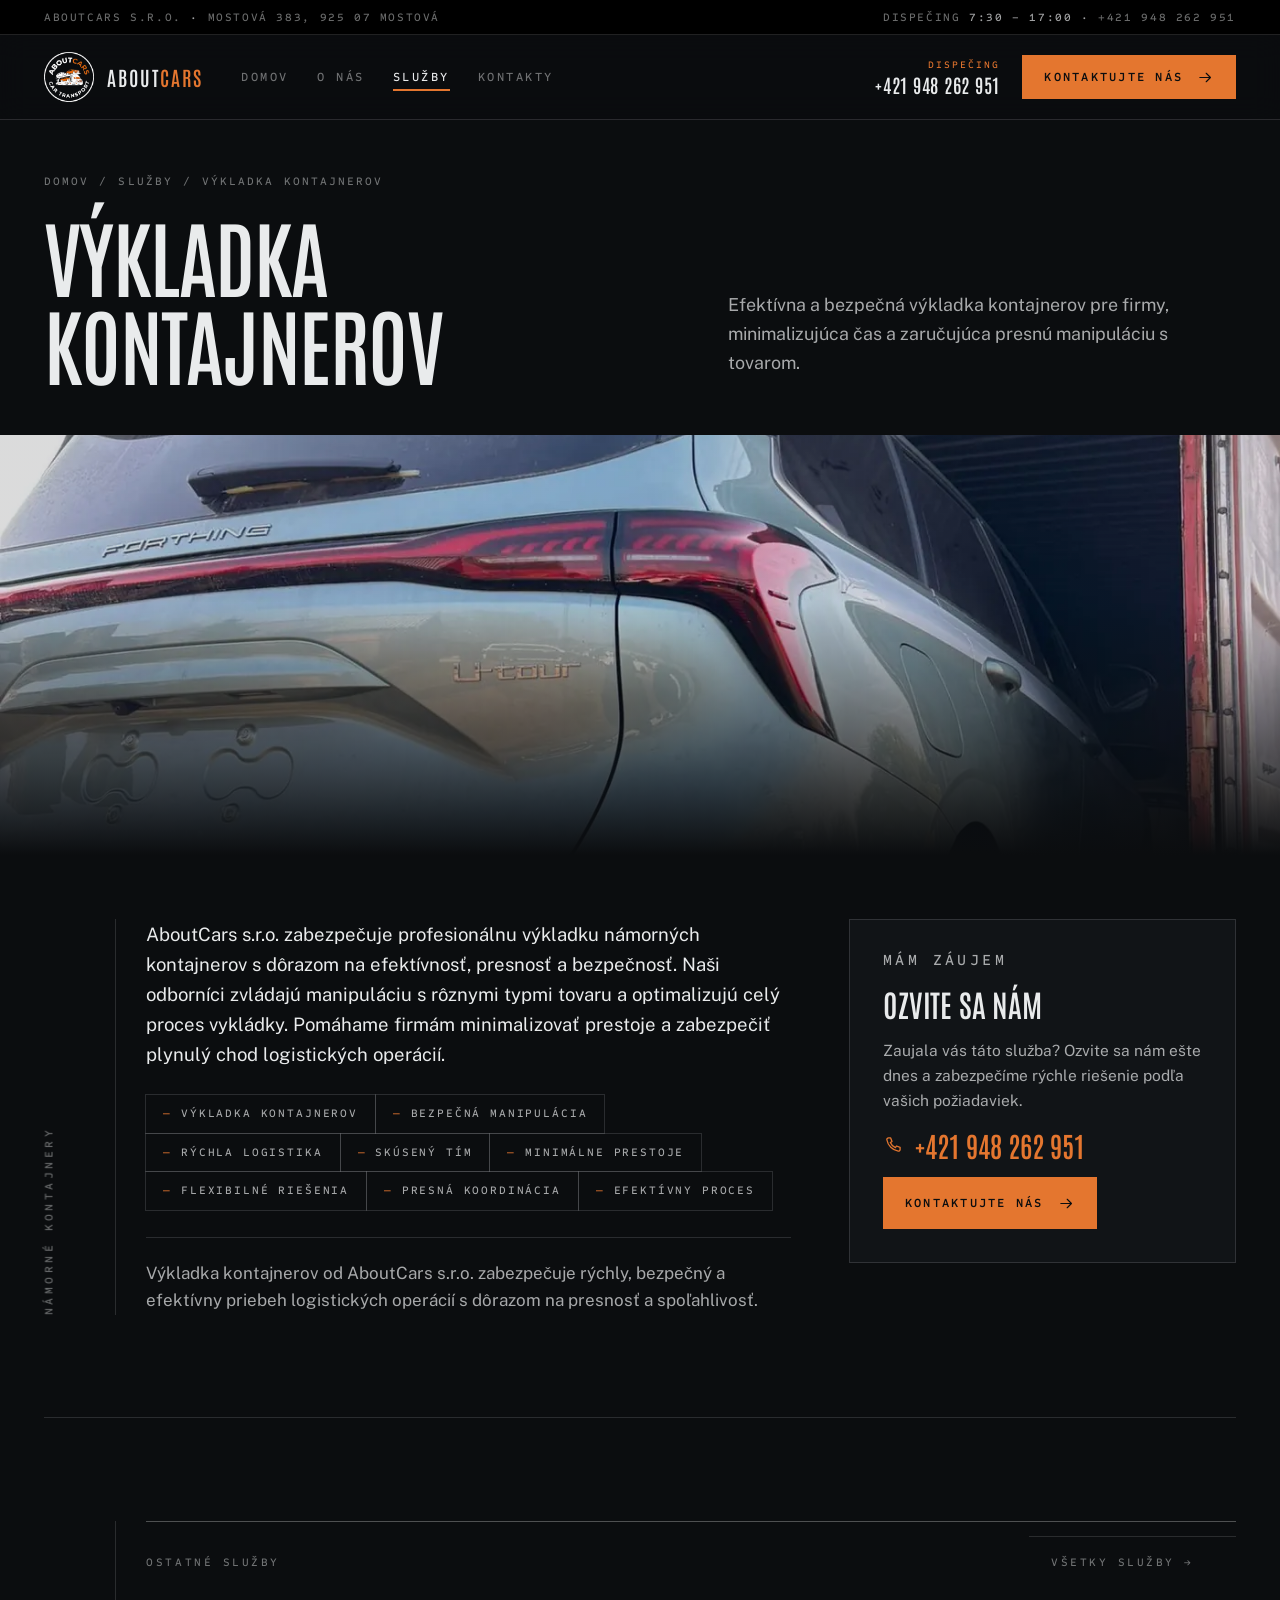
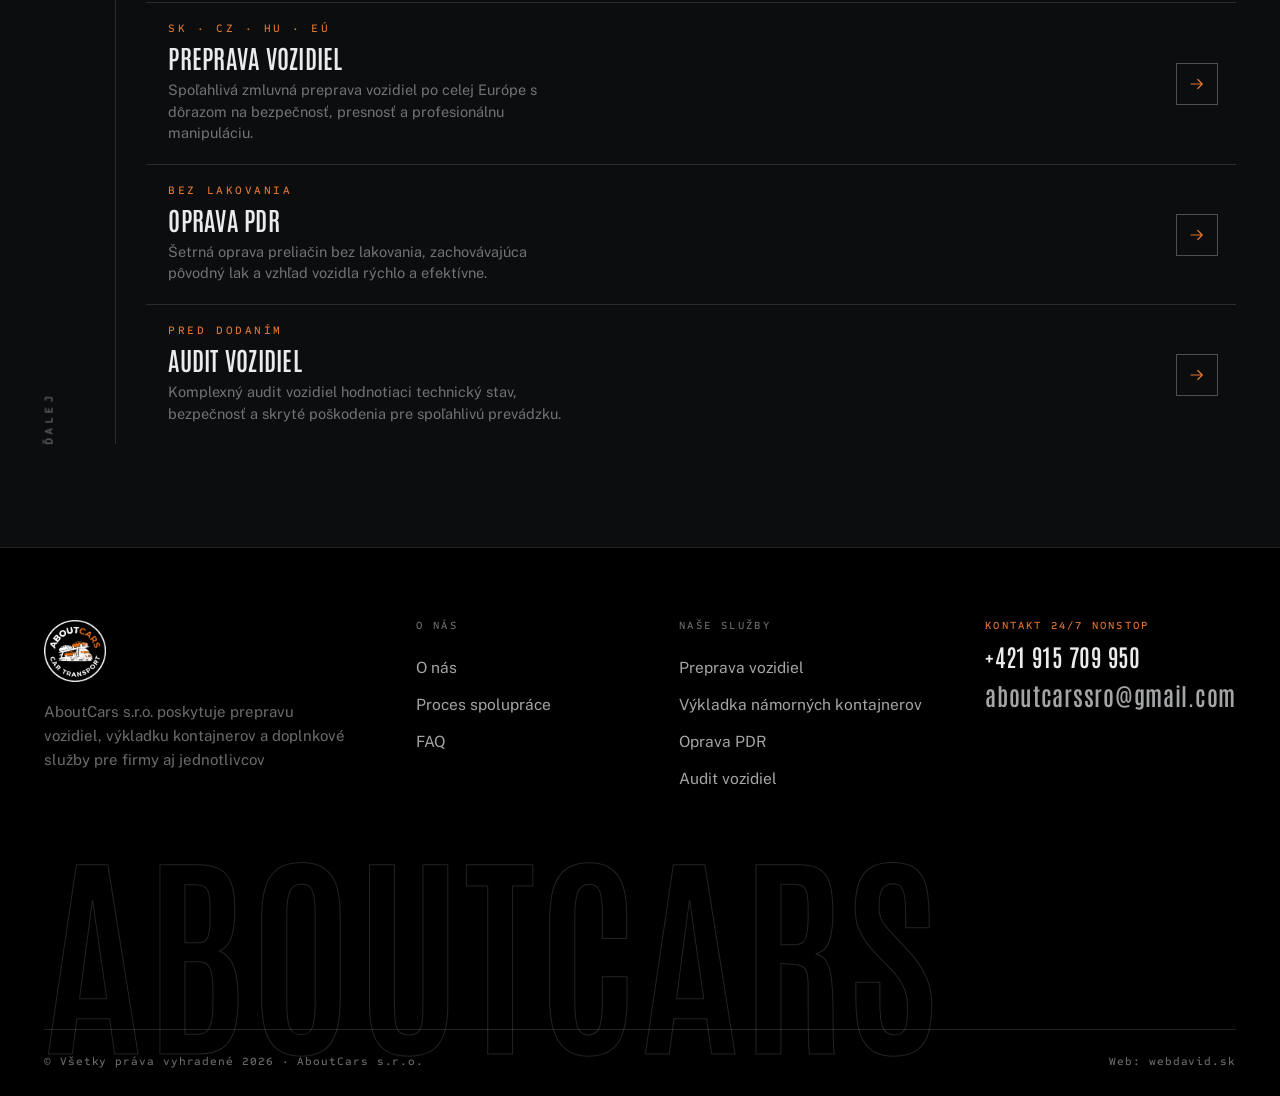
<file: service/vykladka-namornych-kontajnerov/index.html>
<!doctype html><html lang="sk"><meta charset="utf-8">
<meta name="viewport" content="width=device-width,initial-scale=1,viewport-fit=cover">
<title>Výkladka kontajnerov · AboutCars</title>
<meta name="description" content="Efektívna a bezpečná výkladka kontajnerov pre firmy, minimalizujúca čas a zaručujúca presnú manipuláciu s tovarom.">
<meta name="theme-color" content="#0b0d0f">
<meta property="og:title" content="Výkladka kontajnerov · AboutCars">
<meta property="og:description" content="Efektívna a bezpečná výkladka kontajnerov pre firmy, minimalizujúca čas a zaručujúca presnú manipuláciu s tovarom.">
<meta property="og:image" content="../../assets/img/hero-autoprepravnik.webp">
<meta property="og:locale" content="sk_SK">
<link rel="icon" type="image/png" sizes="32x32" href="../../favicon-32.png">
<link rel="apple-touch-icon" href="../../apple-touch-icon.png">
<link rel="preconnect" href="https://fonts.googleapis.com"><link rel="preconnect" href="https://fonts.gstatic.com" crossorigin>
<link rel="stylesheet" href="https://fonts.googleapis.com/css2?family=Antonio:wght@400;500;600;700&family=Public+Sans:ital,wght@0,400;0,500;0,600;1,400&family=Sometype+Mono:wght@400;500;600&display=swap">
<link rel="stylesheet" href="../../assets/css/style.css">
<script type="application/ld+json">{"@context": "https://schema.org", "@type": "LocalBusiness", "name": "AboutCars s.r.o.", "description": "AboutCars s.r.o. poskytuje prepravu vozidiel, výkladku kontajnerov a doplnkové služby pre firmy aj jednotlivcov", "url": "https://aboutcars.sk/service/vykladka-namornych-kontajnerov", "telephone": "+421948262951", "email": "aboutcarssro@gmail.com", "vatID": "SK2122026104", "taxID": "2122026104", "identifier": {"@type": "PropertyValue", "propertyID": "IČO", "value": "55583598"}, "address": {"@type": "PostalAddress", "streetAddress": "Mostová 383", "postalCode": "925 07", "addressLocality": "Mostová", "addressCountry": "SK"}, "areaServed": ["Slovensko", "Česko", "Maďarsko", "Európa"], "makesOffer": [{"@type": "Offer", "itemOffered": {"@type": "Service", "name": "Preprava vozidiel"}}, {"@type": "Offer", "itemOffered": {"@type": "Service", "name": "Výkladka kontajnerov"}}, {"@type": "Offer", "itemOffered": {"@type": "Service", "name": "Oprava PDR"}}, {"@type": "Offer", "itemOffered": {"@type": "Service", "name": "Audit vozidiel"}}]}</script>
<body>
<svg width="0" height="0" style="position:absolute" aria-hidden="true"><defs><symbol id="i-phone" viewBox="0 0 24 24"><path d="M6.6 3.5h2.6l1.6 4.3-2 1.3a11.5 11.5 0 0 0 6.1 6.1l1.3-2 4.3 1.6v2.6a2 2 0 0 1-2.2 2A17 17 0 0 1 4.6 5.7a2 2 0 0 1 2-2.2z"/></symbol><symbol id="i-arrow" viewBox="0 0 24 24"><path d="M4 12h15M13 6l6 6-6 6"/></symbol><symbol id="i-mail" viewBox="0 0 24 24"><rect x="3" y="5.5" width="18" height="13"/><path d="M3.5 7l8.5 6 8.5-6"/></symbol><symbol id="i-clock" viewBox="0 0 24 24"><circle cx="12" cy="12" r="8.5"/><path d="M12 7.5V12l3 2"/></symbol><symbol id="i-pin" viewBox="0 0 24 24"><path d="M12 21s-6.5-6.1-6.5-11a6.5 6.5 0 0 1 13 0c0 4.9-6.5 11-6.5 11z"/><circle cx="12" cy="10" r="2.3"/></symbol></defs></svg>
<div class="strip"><div class="wrap strip__in">
  <span>AboutCars s.r.o. <b>·</b> Mostová 383, 925 07 Mostová</span>
  <span>Dispečing <b>7:30 – 17:00</b> <b>·</b> <a class="ulink" href="tel:+421948262951">+421 948 262 951</a></span>
</div></div>
<header class="top">
  <div class="wrap top__in">
    <a class="logo" href="../../" aria-label="AboutCars — domov"><img src="../../assets/img/logo-aboutcars.webp" width="327" height="328" alt="AboutCars — Car Transport"><span>ABOUT<em>CARS</em></span></a>
    <nav class="nav" id="nav" aria-label="Hlavná navigácia"><a href="../../">Domov</a><a href="../../o-nas/">O nás</a><a href="../../sluzby/" aria-current="page">Služby</a><a href="../../kontakty/">Kontakty</a></nav>
    <div class="top__end">
      <a class="top__tel" href="tel:+421948262951"><small>Dispečing</small><b class="num">+421 948 262 951</b></a>
      <a class="btn btn--or" href="../../kontakty/">Kontaktujte nás <svg class="i" aria-hidden="true"><use href="#i-arrow"/></svg></a>
      <button class="burger" type="button" aria-controls="nav" aria-expanded="false" aria-label="Menu"><span></span></button>
    </div>
  </div>
</header>
<main>
<section class="phead"><div class="wrap">
  <nav class="crumbs" aria-label="Omrvinky"><a class="ulink" href="../../">Domov</a><span aria-hidden="true">/</span><a class="ulink" href="../../sluzby/">Služby</a><span aria-hidden="true">/</span><span>Výkladka kontajnerov</span></nav>
  <div class="phead__row"><h1>Výkladka kontajnerov</h1><p class="lead">Efektívna a bezpečná výkladka kontajnerov pre firmy, minimalizujúca čas a zaručujúca presnú manipuláciu s tovarom.</p></div>
</div></section><div class="svchero"><img src="../../assets/img/vykladka-kontajnera.webp" width="1400" height="1125" alt="Nové auto pri vykladaní z námorného kontajnera" fetchpriority="high"></div><div class="wrap"><section class="lane lane--pad">
  <div class="lane__rail" aria-hidden="true"><span>Námorné kontajnery</span></div>
  <div class="lane__body"><div class="svcbody">
        <div>
          <p class="lead">AboutCars s.r.o. zabezpečuje profesionálnu výkladku námorných kontajnerov s dôrazom na efektívnosť, presnosť a bezpečnosť. Naši odborníci zvládajú manipuláciu s rôznymi typmi tovaru a optimalizujú celý proces vykládky. Pomáhame firmám minimalizovať prestoje a zabezpečiť plynulý chod logistických operácií.</p>
          <ul class="tags"><li>Výkladka kontajnerov</li><li>Bezpečná manipulácia</li><li>Rýchla logistika</li><li>Skúsený tím</li><li>Minimálne prestoje</li><li>Flexibilné riešenia</li><li>Presná koordinácia</li><li>Efektívny proces</li></ul>
          <p class="closing">Výkladka kontajnerov od AboutCars s.r.o. zabezpečuje rýchly, bezpečný a efektívny priebeh logistických operácií s dôrazom na presnosť a spoľahlivosť.</p>
        </div>
        <aside class="aside" aria-labelledby="int-h">
          <p class="code code--or">Mám záujem</p>
          <h2 id="int-h">Ozvite sa nám</h2>
          <p>Zaujala vás táto služba? Ozvite sa nám ešte dnes a zabezpečíme rýchle riešenie podľa vašich požiadaviek.</p>
          <a class="tel num" href="tel:+421948262951"><svg class="i" aria-hidden="true"><use href="#i-phone"/></svg>+421 948 262 951</a>
          <a class="btn btn--or" href="../../kontakty/">Kontaktujte nás <svg class="i" aria-hidden="true"><use href="#i-arrow"/></svg></a>
        </aside>
      </div></div>
</section><section class="lane lane--line">
  <div class="lane__rail" aria-hidden="true"><span>Ďalej</span></div>
  <div class="lane__body"><div class="board"><div class="board__head"><span class="code">Ostatné služby</span><a class="code ulink" href="../../sluzby/">Všetky služby →</a></div><a href="../../service/preprava-vozidiel/">
      <span class="code code--or meta">SK · CZ · HU · EÚ</span>
      <h3>Preprava vozidiel</h3>
      <p>Spoľahlivá zmluvná preprava vozidiel po celej Európe s dôrazom na bezpečnosť, presnosť a profesionálnu manipuláciu.</p>
      <span class="go"><svg class="i" aria-hidden="true"><use href="#i-arrow"/></svg></span>
    </a><a href="../../service/oprava-pdr/">
      <span class="code code--or meta">Bez lakovania</span>
      <h3>Oprava PDR</h3>
      <p>Šetrná oprava preliačin bez lakovania, zachovávajúca pôvodný lak a vzhľad vozidla rýchlo a efektívne.</p>
      <span class="go"><svg class="i" aria-hidden="true"><use href="#i-arrow"/></svg></span>
    </a><a href="../../service/audit-vozidiel/">
      <span class="code code--or meta">Pred dodaním</span>
      <h3>Audit vozidiel</h3>
      <p>Komplexný audit vozidiel hodnotiaci technický stav, bezpečnosť a skryté poškodenia pre spoľahlivú prevádzku.</p>
      <span class="go"><svg class="i" aria-hidden="true"><use href="#i-arrow"/></svg></span>
    </a></div></div>
</section></div></main>
<footer class="foot">
  <div class="wrap">
    <div class="foot__in">
      <div><a class="logo" href="../../" aria-label="Domov"><img src="../../assets/img/logo-aboutcars.webp" width="327" height="328" alt="AboutCars — Car Transport" loading="lazy"></a>
        <p>AboutCars s.r.o. poskytuje prepravu vozidiel, výkladku kontajnerov a doplnkové služby pre firmy aj jednotlivcov</p></div>
      <div><h3>O nás</h3><ul><li><a class="ulink" href="../../o-nas/">O nás</a></li><li><a class="ulink" href="../../o-nas/#proces-spoluprace">Proces spolupráce</a></li><li><a class="ulink" href="../../o-nas/#casto-kladene-otazky">FAQ</a></li></ul></div>
      <div><h3>Naše služby</h3><ul><li><a class="ulink" href="../../service/preprava-vozidiel/">Preprava vozidiel</a></li><li><a class="ulink" href="../../service/vykladka-namornych-kontajnerov/">Výkladka námorných kontajnerov</a></li><li><a class="ulink" href="../../service/oprava-pdr/">Oprava PDR</a></li><li><a class="ulink" href="../../service/audit-vozidiel/">Audit vozidiel</a></li></ul></div>
      <div class="foot__tel"><small>Kontakt 24/7 NONSTOP</small><a class="num" href="tel:+421915709950">+421 915 709 950</a>
        <ul><li><a class="ulink" href="mailto:aboutcarssro@gmail.com">aboutcarssro@gmail.com</a></li></ul></div>
    </div>
    <p class="wordmark" aria-hidden="true">ABOUTCARS</p>
    <div class="foot__legal"><span>© Všetky práva vyhradené 2026 · AboutCars s.r.o.</span><span>Web: <a class="ulink" href="https://webdavid.sk">webdavid.sk</a></span></div>
  </div>
</footer>
<div class="mbar"><a class="btn btn--or" href="tel:+421948262951"><svg class="i" aria-hidden="true"><use href="#i-phone"/></svg>Zavolať</a><a class="btn" href="../../kontakty/">Kontakty</a></div>
<script src="../../assets/js/main.js" defer></script>
</body></html>
</file>
<file: assets/css/style.css>
/* AboutCars s.r.o. — redizajn (neoficiálny návrh), tmavý režim
   Koncept: DISPEČERSKÁ TABUĽA A LOŽNÁ PALUBA.
   Stránka nemá karty ani mriežky — je postavená z „dráh“ (lane): úzky ľavý pruh so zvislým
   označením sekcie a vlasovou linkou, vedľa neho obsah na celú šírku. Služby sú riadky
   dispečerskej tabule, proces je trasa s kilometrovníkmi, kontakty sú volací list dispečingu.
   Žiadne zaoblenia, žiadne tiene, len vlasové linky a oranžová značka.
   Poradie: tokeny → základ → prvky → hlavička → domov → dráhy → podstránky → pätička → responzívne. */

:root{
  --bg:#0b0d0f; --bg-2:#111417; --bg-3:#171b1f; --bg-4:#1e2328;
  --ink:#e9ebec; --ink-2:rgba(233,235,236,.7); --ink-3:rgba(233,235,236,.46);
  --line:rgba(233,235,236,.14); --line-2:rgba(233,235,236,.3);
  --or:#e4762f; --or-d:#c2551a; --or-t:rgba(228,118,47,.14);
  --mark:rgba(240,234,222,.5);
  --f-d:"Antonio","Haettenschweiler","Arial Narrow",sans-serif;
  --f-t:"Public Sans",system-ui,-apple-system,"Segoe UI",sans-serif;
  --f-m:"Sometype Mono",ui-monospace,"SFMono-Regular",Menlo,monospace;
  --w:1320px; --g:clamp(16px,4vw,44px); --rail:clamp(56px,8vw,132px);
  --ease:cubic-bezier(.2,.7,.3,1);
  color-scheme:dark;
}

/* ---------- základ ---------- */
*,*::before,*::after{box-sizing:border-box}
html{-webkit-text-size-adjust:100%;scroll-behavior:smooth;scroll-padding-top:92px}
body{margin:0;background:var(--bg);color:var(--ink);font:400 17px/1.62 var(--f-t);-webkit-font-smoothing:antialiased}
img{display:block;max-width:100%;height:auto}
a{color:inherit;text-decoration:none}
p{margin:0}
h1,h2,h3,h4{margin:0;font-family:var(--f-d);font-weight:600;line-height:1.06;letter-spacing:-.005em;text-transform:uppercase}
ul,ol{margin:0;padding:0;list-style:none}
button,input,textarea{font:inherit;color:inherit}
:focus-visible{outline:2px solid var(--or);outline-offset:3px}
.wrap{width:min(100% - 2*var(--g),var(--w));margin-inline:auto}
.num{font-variant-numeric:tabular-nums lining-nums}
.sr{position:absolute;width:1px;height:1px;overflow:hidden;clip:rect(0 0 0 0);white-space:nowrap}

/* ---------- opakované prvky ---------- */
.code{font:500 11.5px/1 var(--f-m);letter-spacing:.22em;text-transform:uppercase;color:var(--ink-3)}
.code--or{color:var(--or)}
.lead{font-size:clamp(17px,1.4vw,19.5px);color:var(--ink-2);max-width:62ch}
.btn{display:inline-flex;align-items:center;gap:14px;min-height:52px;padding:0 22px;border:0;border-radius:0;font:500 12.5px/1 var(--f-m);letter-spacing:.18em;text-transform:uppercase;cursor:pointer;transition:background .18s,color .18s,border-color .18s}
.btn svg{width:17px;height:17px;flex:none;transition:transform .25s var(--ease)}
.btn:hover svg{transform:translateX(5px)}
.btn--or{background:var(--or);color:#0b0d0f;font-weight:600}
.btn--or:hover{background:#fff}
.btn--line{box-shadow:inset 0 0 0 1px var(--line-2);color:var(--ink)}
.btn--line:hover{box-shadow:inset 0 0 0 1px var(--ink)}
.i{width:24px;height:24px;fill:none;stroke:currentColor;stroke-width:1.6;stroke-linecap:round;stroke-linejoin:round;flex:none}
.dash{height:2px;background:repeating-linear-gradient(90deg,var(--mark) 0 20px,transparent 20px 38px);opacity:.5}
.ulink{background:linear-gradient(currentColor,currentColor) 0 100%/0 1px no-repeat;transition:background-size .22s var(--ease)}
.ulink:hover{background-size:100% 1px}

/* ---------- hlavička ---------- */
.strip{background:#000;border-bottom:1px solid var(--line)}
.strip__in{display:flex;justify-content:space-between;gap:16px;padding:9px 0;font:500 11.5px/1.4 var(--f-m);letter-spacing:.14em;text-transform:uppercase;color:var(--ink-3)}
.strip b{color:var(--ink-2);font-weight:500}
.top{position:sticky;top:0;z-index:40;background:rgba(11,13,15,.92);-webkit-backdrop-filter:blur(14px) saturate(140%);backdrop-filter:blur(14px) saturate(140%);border-bottom:1px solid var(--line)}
.top__in{display:flex;align-items:center;gap:clamp(20px,3vw,44px);height:84px}
.logo{display:flex;align-items:center;gap:13px}
.logo img{width:50px;height:50px}
.logo span{font:600 20px/1 var(--f-d);letter-spacing:.1em}
.logo span em{font-style:normal;color:var(--or)}
.nav{display:flex;gap:clamp(16px,2.2vw,32px);font:500 12.5px/1 var(--f-m);letter-spacing:.2em;text-transform:uppercase}
.nav a{position:relative;padding:10px 0;color:var(--ink-3);transition:color .2s}
.nav a::after{content:"";position:absolute;left:0;right:0;bottom:2px;height:2px;background:var(--or);transform:scaleX(0);transform-origin:left;transition:transform .22s var(--ease)}
.nav a:hover,.nav a[aria-current]{color:var(--ink)}
.nav a:hover::after,.nav a[aria-current]::after{transform:scaleX(1)}
.top__end{display:flex;align-items:center;gap:22px;margin-left:auto}
.top__tel{display:grid;gap:5px;text-align:right}
.top__tel small{font:500 10px/1 var(--f-m);letter-spacing:.2em;text-transform:uppercase;color:var(--or)}
.top__tel b{font:600 19px/1 var(--f-d);letter-spacing:.04em}
.top .btn{min-height:44px}
.burger{display:none;width:46px;height:46px;box-shadow:inset 0 0 0 1px var(--line-2);background:none;align-items:center;justify-content:center;cursor:pointer}
.burger span,.burger span::before,.burger span::after{display:block;width:18px;height:2px;background:var(--ink);position:relative;content:"";transition:transform .2s}
.burger span::before{position:absolute;top:-6px}.burger span::after{position:absolute;top:6px}
.menu-open .burger span{background:transparent}
.menu-open .burger span::before{transform:translateY(6px) rotate(45deg)}
.menu-open .burger span::after{transform:translateY(-6px) rotate(-45deg)}

/* ---------- hero: fotka, typografia a dispečerská tabuľa ---------- */
.hero{position:relative;isolation:isolate;overflow:hidden;display:grid;align-content:space-between;min-height:min(820px,94vh)}
.hero__bg{position:absolute;inset:0;z-index:-2;width:100%;height:100%;object-fit:cover;object-position:52% 60%}
.hero::before{content:"";position:absolute;inset:0;z-index:-1;pointer-events:none;
  background:linear-gradient(92deg,rgba(8,10,12,.91) 0,rgba(8,10,12,.7) 40%,rgba(8,10,12,.4) 100%),
             linear-gradient(0deg,var(--bg) 0,rgba(11,13,15,.2) 26%),
             linear-gradient(180deg,rgba(8,10,12,.9) 0,rgba(8,10,12,.1) 24%)}
.hero__in{position:relative;display:grid;grid-template-columns:minmax(0,1.02fr) minmax(0,.98fr);gap:clamp(32px,5vw,72px);align-items:center;padding:clamp(56px,7vw,96px) 0 clamp(40px,5vw,64px)}
.hero__copy{display:grid;gap:26px;justify-items:start}
.hero h1{font-size:clamp(48px,7.2vw,108px);line-height:1.12;letter-spacing:-.012em;text-shadow:0 2px 30px rgba(0,0,0,.5)}
.hero h1 em{font-style:normal;display:block;color:var(--or)}
.hero .lead{color:rgba(233,235,236,.86)}
.hero__acts{display:flex;flex-wrap:wrap;gap:10px}
.hero__route{display:flex;align-items:center;gap:14px;font:500 12px/1 var(--f-m);letter-spacing:.24em;text-transform:uppercase;color:var(--ink-2)}
.hero__route i{width:7px;height:7px;background:var(--or);transform:rotate(45deg);flex:none}
.hero__route s{flex:1;max-width:120px;height:1px;background:var(--line-2);text-decoration:none}

/* tabuľa služieb */
.board{border-top:1px solid var(--line-2)}
.hero .board{border:1px solid var(--line-2);background:rgba(8,10,12,.74);-webkit-backdrop-filter:blur(6px) saturate(130%);backdrop-filter:blur(6px) saturate(130%);padding:0 clamp(14px,1.6vw,22px) 6px}
.board__head{display:flex;align-items:baseline;justify-content:space-between;gap:16px;padding:14px 0}
.board a{position:relative;display:grid;grid-template-columns:minmax(0,1fr) auto;align-items:center;gap:0 24px;padding:20px 18px 20px 22px;border-top:1px solid var(--line);transition:background .2s}
.board a::before{content:"";position:absolute;left:0;top:-1px;bottom:0;width:3px;background:var(--or);transform:scaleY(0);transform-origin:top;transition:transform .25s var(--ease)}
.board a:hover{background:rgba(233,235,236,.05)}
.board a:hover::before{transform:scaleY(1)}
.board h3{grid-column:1;grid-row:2;font-size:clamp(22px,2vw,28px);letter-spacing:.01em}
.board p{grid-column:1;grid-row:3;margin-top:8px;font-size:14.5px;line-height:1.5;color:var(--ink-3);max-width:46ch}
.board .meta{grid-column:1;grid-row:1;margin-bottom:9px}
.board .go{grid-column:2;grid-row:1/4;align-self:center;display:grid;place-items:center;width:42px;height:42px;box-shadow:inset 0 0 0 1px var(--line-2);color:var(--or);transition:background .2s,box-shadow .2s}
.board .go svg{width:18px;height:18px;transition:transform .25s var(--ease)}
.board a:hover .go{background:var(--or);color:#0b0d0f;box-shadow:none}
.board a:hover .go svg{transform:translateX(3px)}

/* čísla na spodnom okraji fotky */
.hero__stats{position:relative;background:linear-gradient(0deg,rgba(8,10,12,.96) 0,rgba(8,10,12,.72) 100%);border-top:1px solid var(--line-2)}
.stats{display:grid;grid-template-columns:repeat(3,1fr)}
.stats div{padding:24px 24px 24px 0;display:flex;align-items:baseline;gap:16px}
.stats div+div{padding-left:24px;box-shadow:inset 1px 0 0 var(--line)}
.stats b{font:600 clamp(42px,5.2vw,78px)/.9 var(--f-d);letter-spacing:-.02em}
.stats b em{font-style:normal;color:var(--or)}
.stats span{font:500 11.5px/1.5 var(--f-m);letter-spacing:.16em;text-transform:uppercase;color:var(--ink-3);max-width:15ch}

/* ---------- dráhy (lane) ---------- */
.lane{display:grid;grid-template-columns:var(--rail) minmax(0,1fr);padding:clamp(64px,8vw,120px) 0}
.lane--line{border-top:1px solid var(--line)}
.lane__rail{position:relative;display:flex;justify-content:flex-start}
.lane__rail span{position:sticky;top:120px;writing-mode:vertical-rl;transform:rotate(180deg);font:500 11.5px/1 var(--f-m);letter-spacing:.3em;text-transform:uppercase;color:var(--ink-3);padding-bottom:6px}
.lane__rail::after{content:"";position:absolute;top:0;bottom:0;right:clamp(16px,2.4vw,40px);width:1px;background:var(--line)}
.lane__body{min-width:0;display:grid;gap:clamp(26px,3vw,40px)}
.lane h2{font-size:clamp(32px,4.2vw,62px);line-height:1.08}
.lane--pad{padding-top:clamp(40px,5vw,72px)}

/* spotlight v dráhe */
.spot{display:grid;grid-template-columns:minmax(0,1fr) minmax(0,.92fr);gap:clamp(28px,4vw,56px);align-items:start}
.spot__copy{display:grid;gap:22px;justify-items:start;align-content:start}
.spot__media{position:relative}
.spot__media img{width:100%;aspect-ratio:4/3;object-fit:cover}
.spot__media figcaption{position:absolute;left:0;bottom:0;background:var(--bg);color:var(--ink-3);padding:10px 16px;font:500 11px/1 var(--f-m);letter-spacing:.18em;text-transform:uppercase}
.bleed-r{margin-right:calc(-1*max(var(--g),(100vw - var(--w))/2))}
.bleed-l{margin-left:calc(-1*max(var(--g),(100vw - var(--w))/2))}

/* vlastnosti ako vlasová mriežka */
.tags{display:flex;flex-wrap:wrap}
.tags li{font:500 11.5px/1 var(--f-m);letter-spacing:.16em;text-transform:uppercase;padding:14px 18px;box-shadow:inset 0 0 0 1px var(--line);margin:-1px 0 0 -1px;color:var(--ink-2)}
.tags li::before{content:"— ";color:var(--or)}

/* dvojica služieb (PDR + audit) */
.duo{display:grid;grid-template-columns:1fr 1fr;gap:clamp(20px,2.6vw,36px)}
.duo a{display:grid;gap:14px;align-content:start;padding-top:22px;border-top:2px solid var(--or);transition:opacity .2s}
.duo a:hover{opacity:.72}
.duo h3{font-size:clamp(24px,2.2vw,32px)}
.duo p{font-size:15px;color:var(--ink-3)}
.duo img{width:100%;aspect-ratio:16/10;object-fit:cover;margin-bottom:4px}

/* proces ako trasa */
.route{position:relative;display:grid;grid-template-columns:repeat(4,1fr);gap:0;padding-top:30px}
.route::before{content:"";position:absolute;top:0;left:0;right:0;height:2px;background:repeating-linear-gradient(90deg,var(--mark) 0 18px,transparent 18px 34px);opacity:.45}
.route li{position:relative;padding:34px 28px 0 0}
.route li::before{content:"";position:absolute;top:-7px;left:0;width:12px;height:12px;background:var(--or);transform:rotate(45deg)}
.route li::after{content:"";position:absolute;top:0;left:5px;width:1px;height:28px;background:var(--line-2)}
.route b{display:block;font:600 13px/1 var(--f-m);letter-spacing:.2em;color:var(--or);margin-bottom:12px}
.route h3{font-size:clamp(19px,1.7vw,23px);margin-bottom:10px}
.route p{font-size:15px;line-height:1.55;color:var(--ink-3)}

/* dispečing */
.dispatch{max-width:560px}
.dispatch h2{margin-bottom:18px}
.dispatch .lead{margin-bottom:28px}
.calls{border-top:1px solid var(--line)}
.calls li{display:flex;flex-wrap:wrap;align-items:baseline;justify-content:space-between;gap:6px 20px;padding:18px 0;border-bottom:1px solid var(--line)}
.calls small{font:500 11px/1.4 var(--f-m);letter-spacing:.18em;text-transform:uppercase;color:var(--ink-3)}
.calls a,.calls span{font:600 clamp(22px,2.2vw,30px)/1 var(--f-d);letter-spacing:.03em}
.calls a:hover{color:var(--or)}
.calls .small{font:400 15px/1.5 var(--f-t);letter-spacing:0;color:var(--ink-2)}

/* výzva na konci dráhy */
.callout{display:flex;flex-wrap:wrap;align-items:center;justify-content:space-between;gap:20px 40px;padding:clamp(26px,3vw,40px);background:var(--bg-2);box-shadow:inset 0 0 0 1px var(--line)}
.callout h2{font-size:clamp(26px,3vw,40px)}
.callout p{margin-top:10px;color:var(--ink-2);max-width:58ch}

/* ---------- podstránky ---------- */
.phead{padding:clamp(34px,4.4vw,56px) 0 0}
.crumbs{display:flex;flex-wrap:wrap;gap:10px;font:500 11.5px/1 var(--f-m);letter-spacing:.18em;text-transform:uppercase;color:var(--ink-3)}
.crumbs a:hover{color:var(--ink)}
.phead h1{margin-top:22px;font-size:clamp(44px,6.6vw,102px);line-height:1.05;letter-spacing:-.018em}
.phead__row{display:grid;grid-template-columns:minmax(0,1fr) minmax(0,.8fr);gap:20px 48px;align-items:end;padding-bottom:clamp(30px,4vw,48px)}
.phead__row .lead{padding-bottom:10px}

/* detail služby */
.svchero{position:relative;isolation:isolate}
.svchero img{width:100%;height:clamp(240px,34vw,420px);object-fit:cover;object-position:50% 54%}
.svchero::after{content:"";position:absolute;inset:0;background:linear-gradient(0deg,var(--bg) 0,rgba(11,13,15,.15) 60%)}
.svcbody{display:grid;grid-template-columns:minmax(0,1.25fr) minmax(0,.75fr);gap:clamp(30px,4.5vw,64px);align-items:start}
.svcbody>div{display:grid;gap:26px;justify-items:start}
.svcbody .lead{font-size:clamp(17px,1.45vw,20px);color:var(--ink)}
.closing{padding:22px 0 0;border-top:1px solid var(--line);color:var(--ink-2)}
.aside{display:grid;gap:18px;justify-items:start;padding:clamp(24px,2.8vw,34px);background:var(--bg-2);box-shadow:inset 0 0 0 1px var(--line)}
.aside h2{font-size:clamp(24px,2.4vw,32px)}
.aside p{color:var(--ink-2);font-size:15.5px}
.aside .tel{display:flex;align-items:center;gap:12px;font:600 clamp(22px,2.2vw,28px)/1 var(--f-d);color:var(--or)}
.aside .tel svg{width:20px;height:20px}

/* kontakty */
.sheet{display:grid;grid-template-columns:repeat(3,minmax(0,1fr));gap:clamp(26px,3.4vw,52px);border-top:1px solid var(--line-2);padding-top:34px}
.sheet section{display:grid;gap:16px;align-content:start}
.sheet h2{font-size:clamp(20px,1.8vw,24px);letter-spacing:.03em}
.sheet address{font-style:normal;font-size:19px;line-height:1.6}
.dl{display:grid;grid-template-columns:auto 1fr;gap:12px 20px;margin:0}
.dl dt{font:500 11px/1.5 var(--f-m);letter-spacing:.16em;text-transform:uppercase;color:var(--ink-3)}
.dl dd{margin:0;font-variant-numeric:tabular-nums;font-size:16.5px}
.hours{display:flex;align-items:center;gap:10px;font-size:15.5px;color:var(--ink-2)}
.hours svg{width:18px;height:18px;color:var(--or)}

/* FAQ */
.qa{border-top:1px solid var(--line-2)}
.qa details{border-bottom:1px solid var(--line)}
.qa summary{list-style:none;display:flex;justify-content:space-between;align-items:center;gap:24px;padding:24px 0;cursor:pointer;font:600 clamp(19px,1.8vw,24px)/1.32 var(--f-d);text-transform:uppercase;letter-spacing:.01em}
.qa summary::-webkit-details-marker{display:none}
.qa summary::after{content:"";flex:none;width:30px;height:30px;box-shadow:inset 0 0 0 1px var(--line-2);background:linear-gradient(var(--or),var(--or)) center/11px 2px no-repeat,linear-gradient(var(--or),var(--or)) center/2px 11px no-repeat;transition:background-size .2s,box-shadow .2s}
.qa details[open] summary::after{background-size:11px 2px,2px 0;box-shadow:inset 0 0 0 1px var(--or)}
.qa details p{padding:0 56px 26px 0;color:var(--ink-2)}

/* o nás */
.about{display:grid;grid-template-columns:minmax(0,1.1fr) minmax(0,.9fr);gap:clamp(30px,4.5vw,64px);align-items:start}
.about p{font-size:clamp(17px,1.5vw,20px);color:var(--ink-2)}
.about p+p{margin-top:20px}
.about strong{font-weight:600;color:var(--ink);box-shadow:inset 0 -.45em 0 var(--or-t)}

/* ---------- pätička ---------- */
.foot{background:#000;border-top:1px solid var(--line);padding:clamp(48px,6vw,72px) 0 0;overflow:hidden}
.foot__in{display:grid;grid-template-columns:1.5fr 1fr 1.2fr 1fr;gap:34px 44px}
.foot .logo img{width:62px;height:62px}
.foot p{font-size:15px;color:var(--ink-3);max-width:34ch;margin-top:18px}
.foot h3{font:500 11px/1 var(--f-m);letter-spacing:.22em;color:var(--ink-3);margin-bottom:18px;text-transform:uppercase}
.foot li{padding:6px 0;font-size:15.5px;color:var(--ink-2)}
.foot li a:hover{color:var(--or)}
.foot__tel a{font:600 24px/1.1 var(--f-d);letter-spacing:.03em}
.foot__tel small{display:block;font:500 11px/1 var(--f-m);letter-spacing:.2em;text-transform:uppercase;color:var(--or);margin-bottom:12px}
.foot .wordmark{max-width:none;margin:clamp(36px,5vw,60px) 0 0;font-family:var(--f-d);font-weight:600;font-size:clamp(70px,17.2vw,246px);line-height:.78;letter-spacing:.012em;color:transparent;-webkit-text-stroke:1px rgba(233,235,236,.15);white-space:nowrap;-webkit-user-select:none;user-select:none}
.foot__legal{display:flex;flex-wrap:wrap;justify-content:space-between;gap:10px 24px;padding:22px 0 calc(26px + env(safe-area-inset-bottom));border-top:1px solid var(--line);font:500 11.5px/1.6 var(--f-m);letter-spacing:.08em;color:var(--ink-3)}

/* mobilná lišta */
.mbar{display:none}

/* ---------- responzívne ---------- */
@media (max-width:1180px){
  .nav{gap:16px;font-size:11.5px}
  .top__tel{display:none}
  .foot__in{grid-template-columns:1fr 1fr}
}
@media (max-width:980px){
  .burger{display:inline-flex}
  .top .btn{display:none}
  .top__in{height:72px}
  .nav{position:fixed;inset:72px 0 auto 0;flex-direction:column;gap:0;padding:6px var(--g) 18px;background:var(--bg);border-bottom:1px solid var(--line);font-size:14px;transform:translateY(-8px);opacity:0;visibility:hidden;transition:opacity .2s,transform .2s,visibility .2s}
  .nav a{padding:17px 0;border-bottom:1px solid var(--line)}
  .nav a::after{display:none}
  .menu-open .nav{opacity:1;visibility:visible;transform:none}
  .top__end{gap:10px}
  .hero{min-height:0}
  .hero__in{grid-template-columns:1fr;align-items:start;gap:28px}
  .hero::before{background:linear-gradient(0deg,var(--bg) 0,rgba(8,10,12,.74) 42%,rgba(8,10,12,.86) 100%)}
  .hero__bg{object-position:52% 42%}
  .hero .board{padding:0 12px 4px}
  .spot,.duo,.svcbody,.about,.phead__row{grid-template-columns:1fr}
  .bleed-r,.bleed-l{margin-inline:calc(-1*var(--g))}
  .spot__media img{aspect-ratio:16/10}
  .route{grid-template-columns:1fr 1fr;row-gap:34px}
  .sheet{grid-template-columns:1fr;gap:34px}
  .sheet section{padding-top:24px;border-top:1px solid var(--line)}
  .sheet section:first-child{padding-top:0;border-top:0}
}
@media (max-width:720px){
  body{font-size:16.5px;padding-bottom:calc(68px + env(safe-area-inset-bottom))}
  .strip__in{font-size:10px;letter-spacing:.1em}
  .strip__in span:first-child{display:none}
  .lane{grid-template-columns:1fr;gap:18px}
  .lane__rail{justify-content:flex-start}
  .lane__rail span{position:relative;top:auto;writing-mode:horizontal-tb;transform:none;padding:0 0 0 22px}
  .lane__rail span::before{content:"";position:absolute;left:0;top:50%;width:14px;height:1px;background:var(--or)}
  .lane__rail::after{display:none}
  .stats{grid-template-columns:1fr}
  .stats div{padding:14px 0;box-shadow:inset 0 -1px 0 var(--line)}
  .stats div+div{padding-left:0;box-shadow:inset 0 -1px 0 var(--line)}
  .stats div:last-child{box-shadow:none}
  .stats b{font-size:clamp(38px,12vw,54px)}
  .route{grid-template-columns:1fr;row-gap:0;padding-top:0;padding-left:22px}
  .route::before{top:0;bottom:0;left:0;right:auto;width:2px;height:auto;background:repeating-linear-gradient(180deg,var(--mark) 0 18px,transparent 18px 34px)}
  .route li{padding:0 0 30px;margin-top:0}
  .route li::before{top:6px;left:-27px}
  .route li::after{display:none}
  .duo{gap:28px}
  .foot__in{grid-template-columns:1fr}
  .qa details p{padding-right:0}
  .mbar{display:grid;grid-template-columns:1.4fr 1fr;gap:1px;position:fixed;z-index:50;left:0;right:0;bottom:0;background:var(--line);border-top:1px solid var(--line);padding-bottom:env(safe-area-inset-bottom)}
  .mbar .btn{justify-content:center;min-height:56px;font-size:11.5px;letter-spacing:.14em;background:var(--bg-2);color:var(--ink);box-shadow:none}
  .mbar .btn--or{background:var(--or);color:#0b0d0f}
}
@media (prefers-reduced-motion:reduce){
  *,*::before,*::after{transition:none!important;animation:none!important;scroll-behavior:auto!important}
}
</file>
